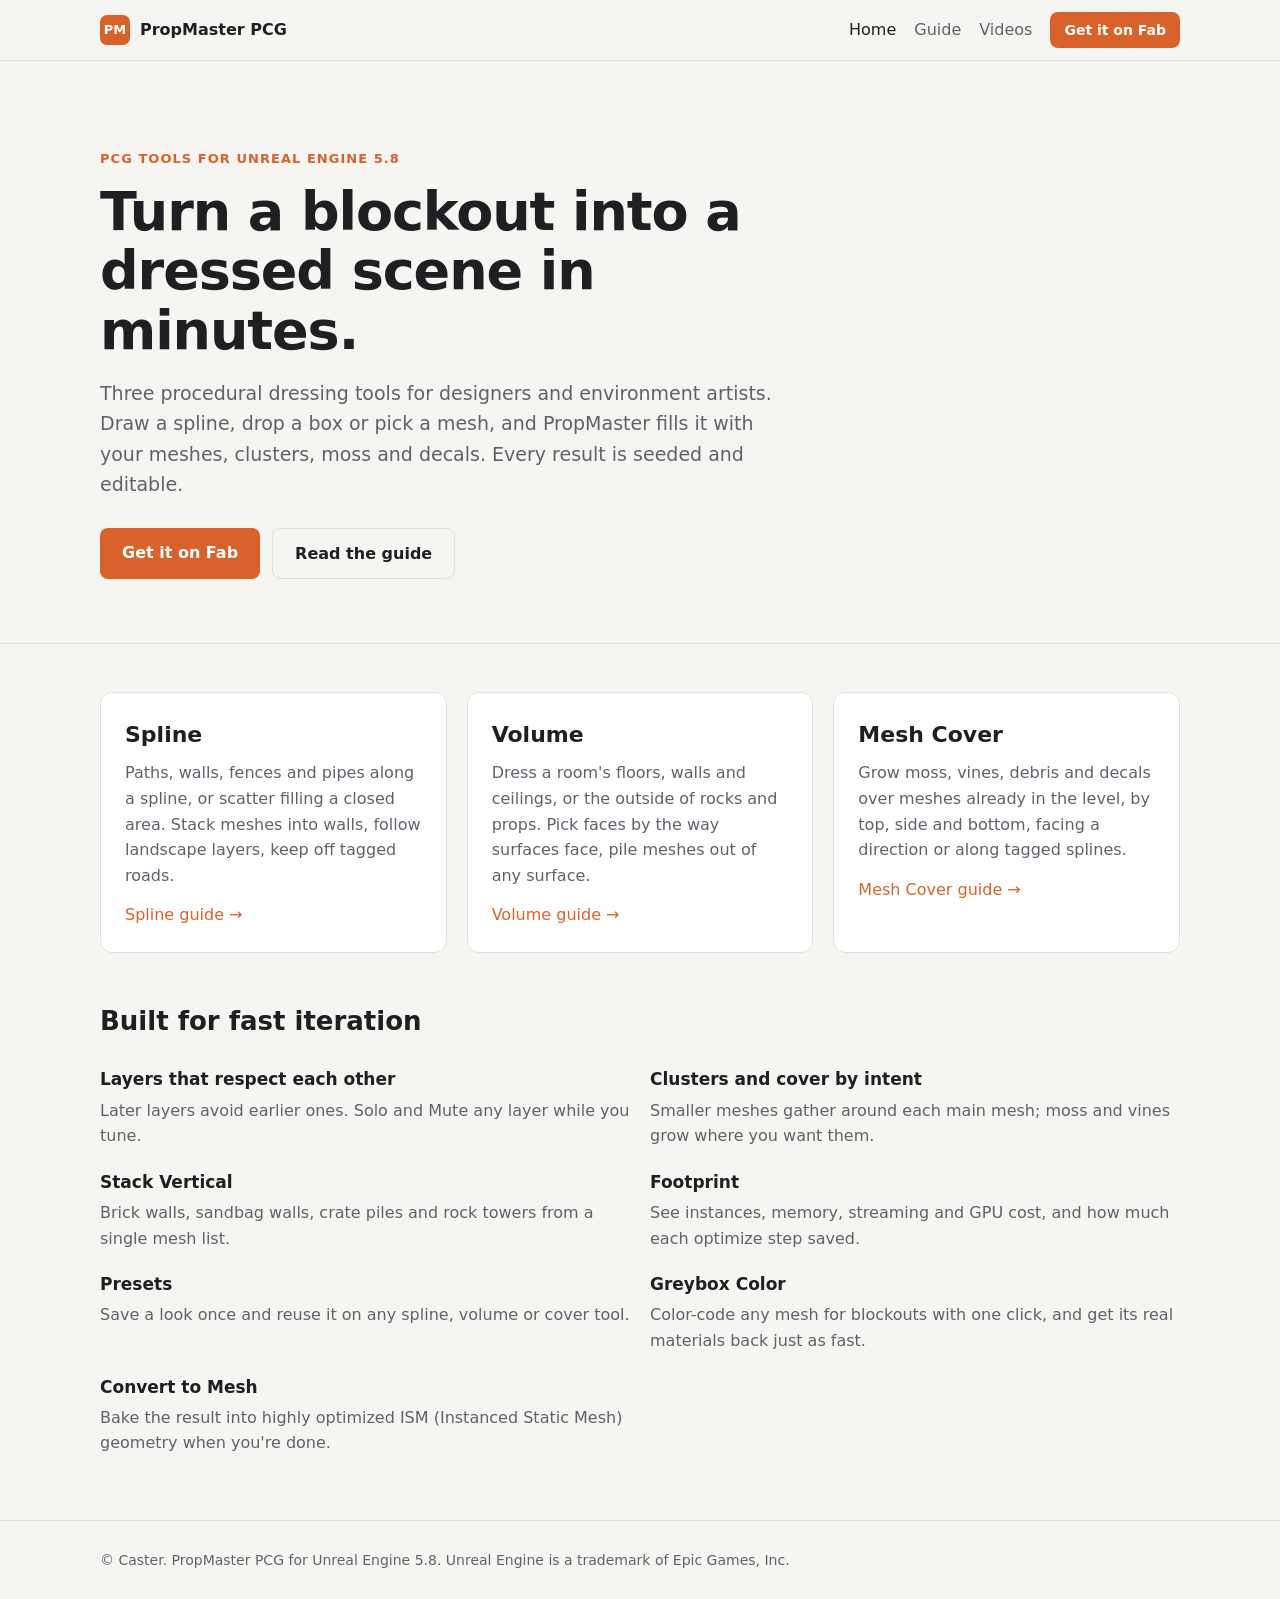
<file: docs/index.html>
<!doctype html>
<html lang="en">
<head>
<meta charset="utf-8">
<meta name="viewport" content="width=device-width, initial-scale=1">
<title>PropMaster PCG</title>
<meta name="description" content="PropMaster PCG: three procedural dressing tools for Unreal Engine 5.8.">
<link rel="stylesheet" href="style.css?v=5129d7da">
</head>
<body>
<header class="top">
  <div class="wrap top-inner">
    <a class="brand" href="index.html"><span class="mark">PM</span>PropMaster PCG</a>
    <nav><a href="index.html" class="active">Home</a><a href="guide.html">Guide</a><a href="videos.html">Videos</a><a class="btn small" href="#">Get it on Fab</a></nav>
  </div>
</header>
<section class="hero"><div class="wrap">
  <p class="eyebrow">PCG tools for Unreal Engine 5.8</p>
  <h1>Turn a blockout into a dressed scene in minutes.</h1>
  <p class="lead">Three procedural dressing tools for designers and environment artists. Draw a spline, drop a box or pick a mesh, and PropMaster fills it with your meshes, clusters, moss and decals. Every result is seeded and editable.</p>
  <div class="cta"><a class="btn" href="#">Get it on Fab</a><a class="btn ghost" href="guide.html">Read the guide</a></div>
</div></section>
<main class="wrap">
  <section class="grid three">
    <div class="card tool"><h2>Spline</h2><p>Paths, walls, fences and pipes along a spline, or scatter filling a closed area. Stack meshes into walls, follow landscape layers, keep off tagged roads.</p><a href="guide.html#spline-tool">Spline guide &rarr;</a></div>
    <div class="card tool"><h2>Volume</h2><p>Dress a room's floors, walls and ceilings, or the outside of rocks and props. Pick faces by the way surfaces face, pile meshes out of any surface.</p><a href="guide.html#volume-tool">Volume guide &rarr;</a></div>
    <div class="card tool"><h2>Mesh Cover</h2><p>Grow moss, vines, debris and decals over meshes already in the level, by top, side and bottom, facing a direction or along tagged splines.</p><a href="guide.html#mesh-cover-tool">Mesh Cover guide &rarr;</a></div>
  </section>
  <section class="features">
    <h2>Built for fast iteration</h2>
    <div class="grid two">
      <div><h3>Layers that respect each other</h3><p>Later layers avoid earlier ones. Solo and Mute any layer while you tune.</p></div>
      <div><h3>Clusters and cover by intent</h3><p>Smaller meshes gather around each main mesh; moss and vines grow where you want them.</p></div>
      <div><h3>Stack Vertical</h3><p>Brick walls, sandbag walls, crate piles and rock towers from a single mesh list.</p></div>
      <div><h3>Footprint</h3><p>See instances, memory, streaming and GPU cost, and how much each optimize step saved.</p></div>
      <div><h3>Presets</h3><p>Save a look once and reuse it on any spline, volume or cover tool.</p></div>
      <div><h3>Greybox Color</h3><p>Color-code any mesh for blockouts with one click, and get its real materials back just as fast.</p></div>
      <div><h3>Convert to Mesh</h3><p>Bake the result into highly optimized ISM (Instanced Static Mesh) geometry when you're done.</p></div>
    </div>
  </section>
</main>
<footer class="foot"><div class="wrap">&copy; Caster. PropMaster PCG for Unreal Engine 5.8. Unreal Engine is a trademark of Epic Games, Inc.</div></footer>
</body>
</html>
</file>
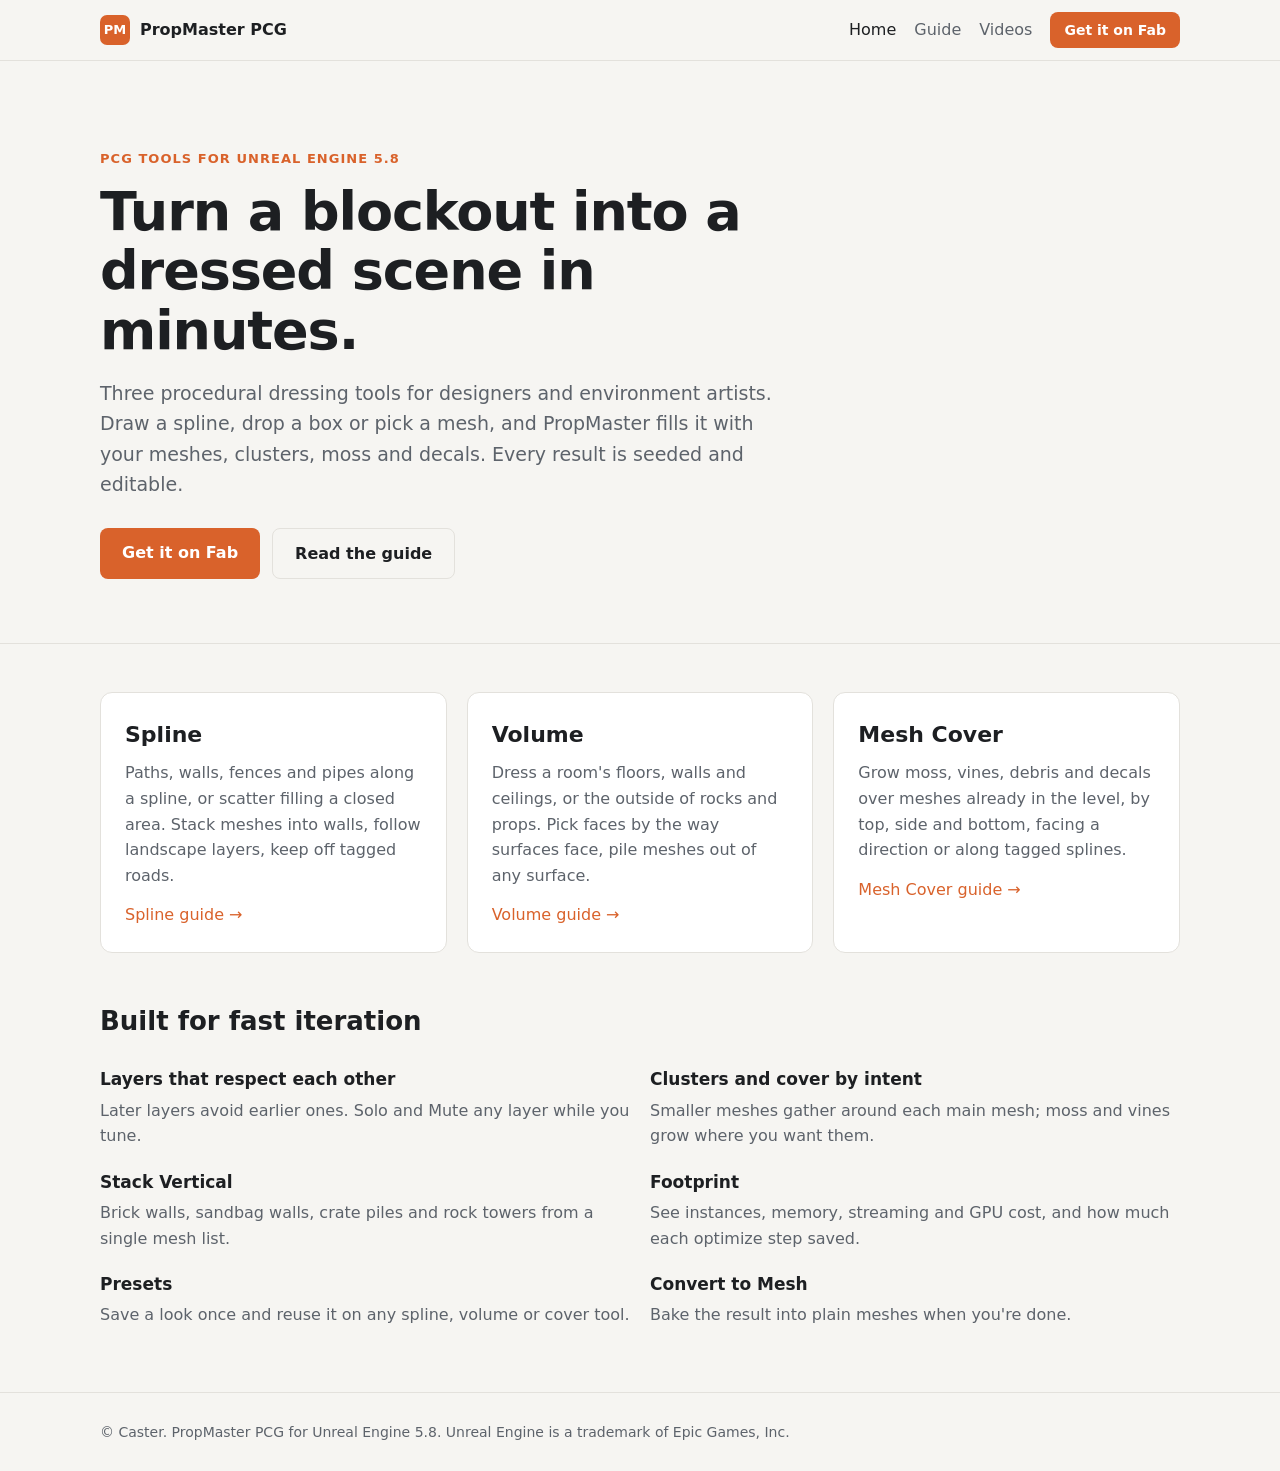
<file: site/index.html>
<!doctype html>
<html lang="en">
<head>
<meta charset="utf-8">
<meta name="viewport" content="width=device-width, initial-scale=1">
<title>PropMaster PCG</title>
<meta name="description" content="PropMaster PCG: three procedural dressing tools for Unreal Engine 5.8.">
<link rel="stylesheet" href="style.css">
</head>
<body>
<header class="top">
  <div class="wrap top-inner">
    <a class="brand" href="index.html"><span class="mark">PM</span>PropMaster PCG</a>
    <nav><a href="index.html" class="active">Home</a><a href="guide.html">Guide</a><a href="videos.html">Videos</a><a class="btn small" href="#">Get it on Fab</a></nav>
  </div>
</header>
<section class="hero"><div class="wrap">
  <p class="eyebrow">PCG tools for Unreal Engine 5.8</p>
  <h1>Turn a blockout into a dressed scene in minutes.</h1>
  <p class="lead">Three procedural dressing tools for designers and environment artists. Draw a spline, drop a box or pick a mesh, and PropMaster fills it with your meshes, clusters, moss and decals. Every result is seeded and editable.</p>
  <div class="cta"><a class="btn" href="#">Get it on Fab</a><a class="btn ghost" href="guide.html">Read the guide</a></div>
</div></section>
<main class="wrap">
  <section class="grid three">
    <div class="card tool"><h2>Spline</h2><p>Paths, walls, fences and pipes along a spline, or scatter filling a closed area. Stack meshes into walls, follow landscape layers, keep off tagged roads.</p><a href="guide.html#spline-tool">Spline guide &rarr;</a></div>
    <div class="card tool"><h2>Volume</h2><p>Dress a room's floors, walls and ceilings, or the outside of rocks and props. Pick faces by the way surfaces face, pile meshes out of any surface.</p><a href="guide.html#volume-tool">Volume guide &rarr;</a></div>
    <div class="card tool"><h2>Mesh Cover</h2><p>Grow moss, vines, debris and decals over meshes already in the level, by top, side and bottom, facing a direction or along tagged splines.</p><a href="guide.html#mesh-cover-tool">Mesh Cover guide &rarr;</a></div>
  </section>
  <section class="features">
    <h2>Built for fast iteration</h2>
    <div class="grid two">
      <div><h3>Layers that respect each other</h3><p>Later layers avoid earlier ones. Solo and Mute any layer while you tune.</p></div>
      <div><h3>Clusters and cover by intent</h3><p>Smaller meshes gather around each main mesh; moss and vines grow where you want them.</p></div>
      <div><h3>Stack Vertical</h3><p>Brick walls, sandbag walls, crate piles and rock towers from a single mesh list.</p></div>
      <div><h3>Footprint</h3><p>See instances, memory, streaming and GPU cost, and how much each optimize step saved.</p></div>
      <div><h3>Presets</h3><p>Save a look once and reuse it on any spline, volume or cover tool.</p></div>
      <div><h3>Convert to Mesh</h3><p>Bake the result into plain meshes when you're done.</p></div>
    </div>
  </section>
</main>
<footer class="foot"><div class="wrap">&copy; Caster. PropMaster PCG for Unreal Engine 5.8. Unreal Engine is a trademark of Epic Games, Inc.</div></footer>
</body>
</html>
</file>
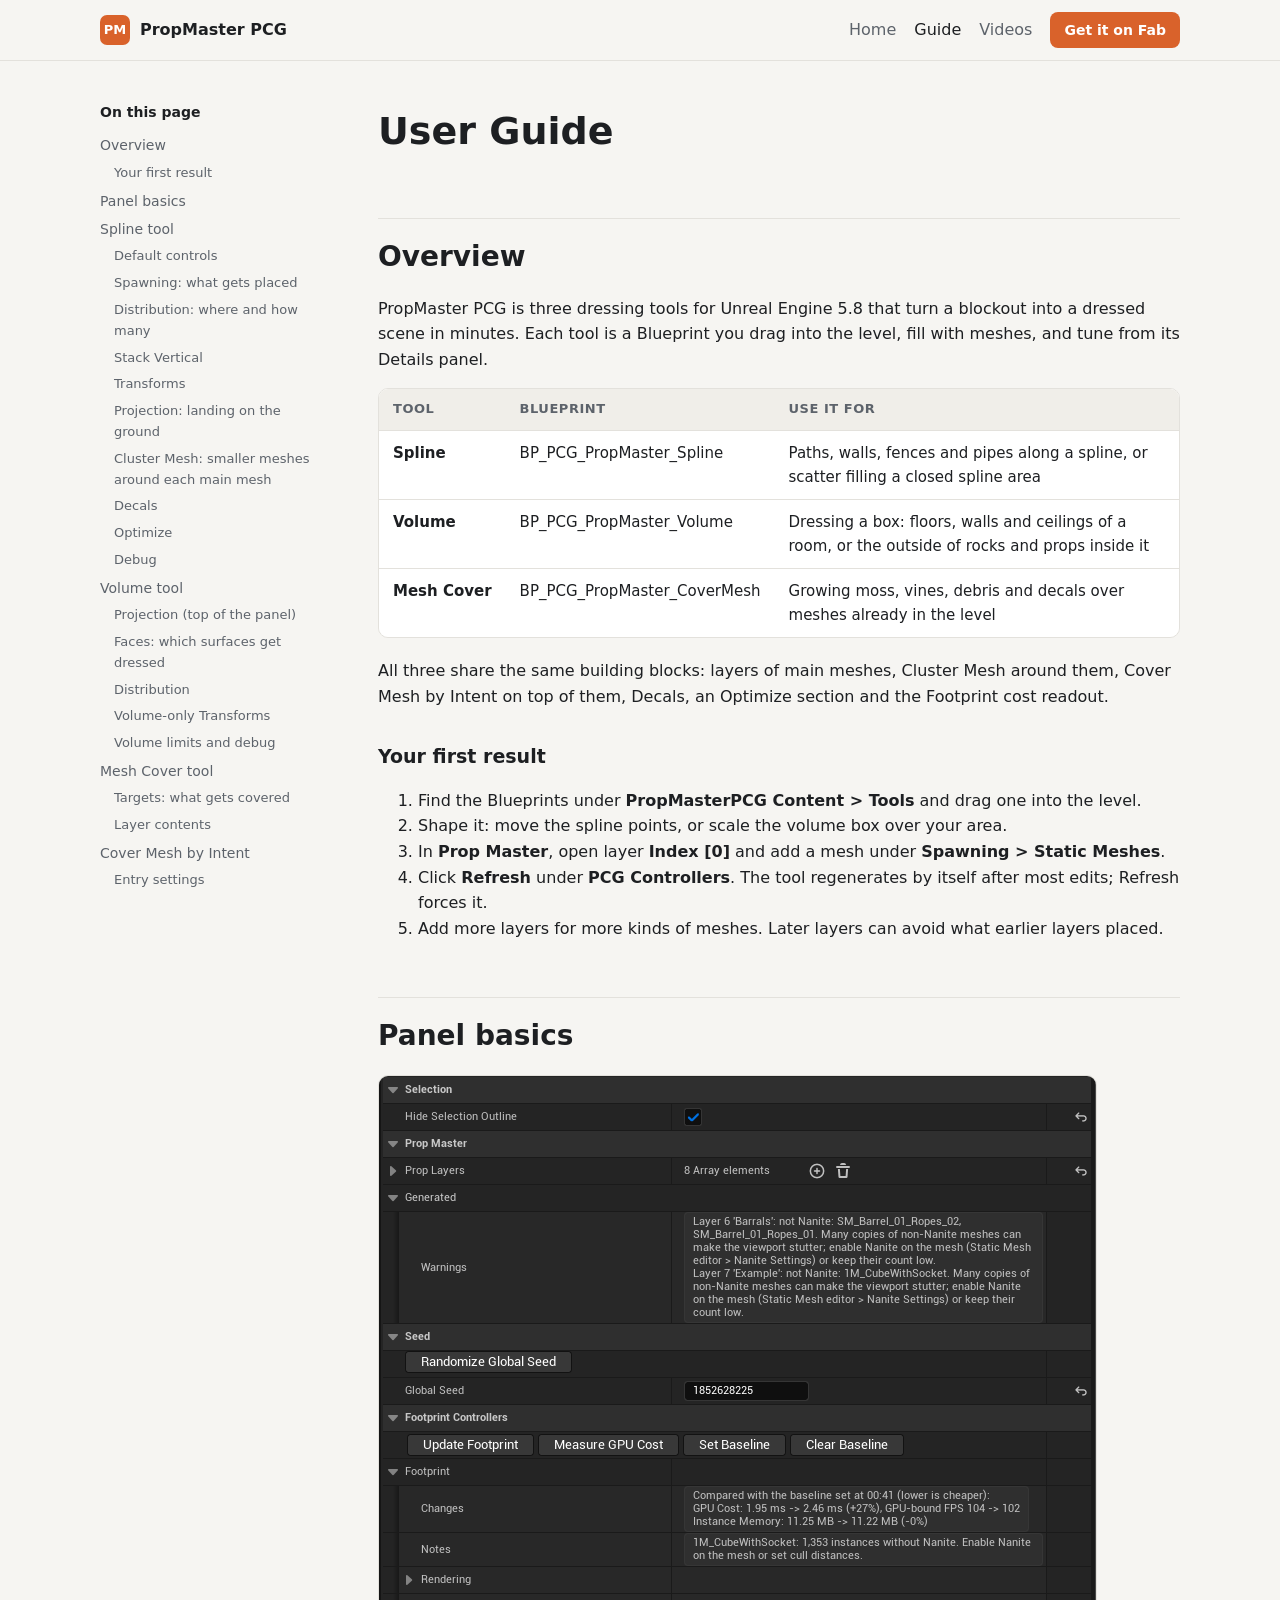
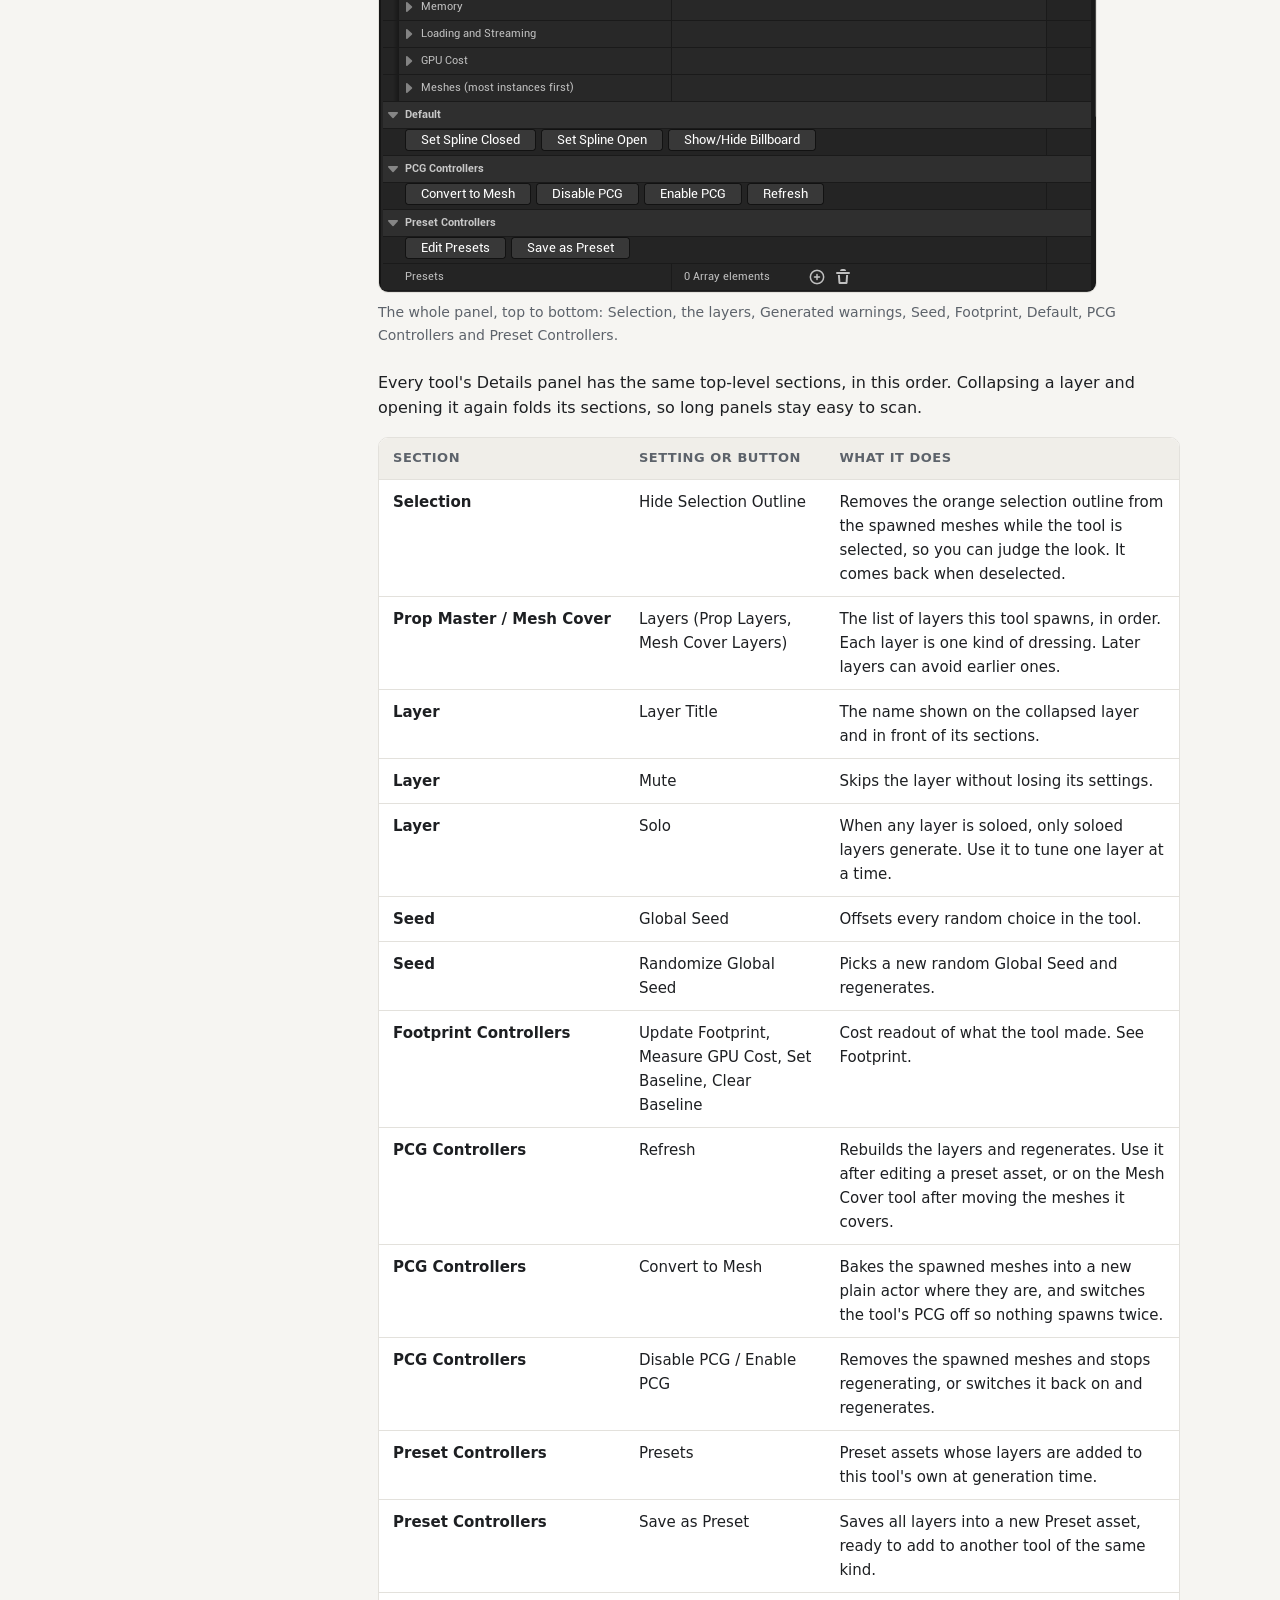
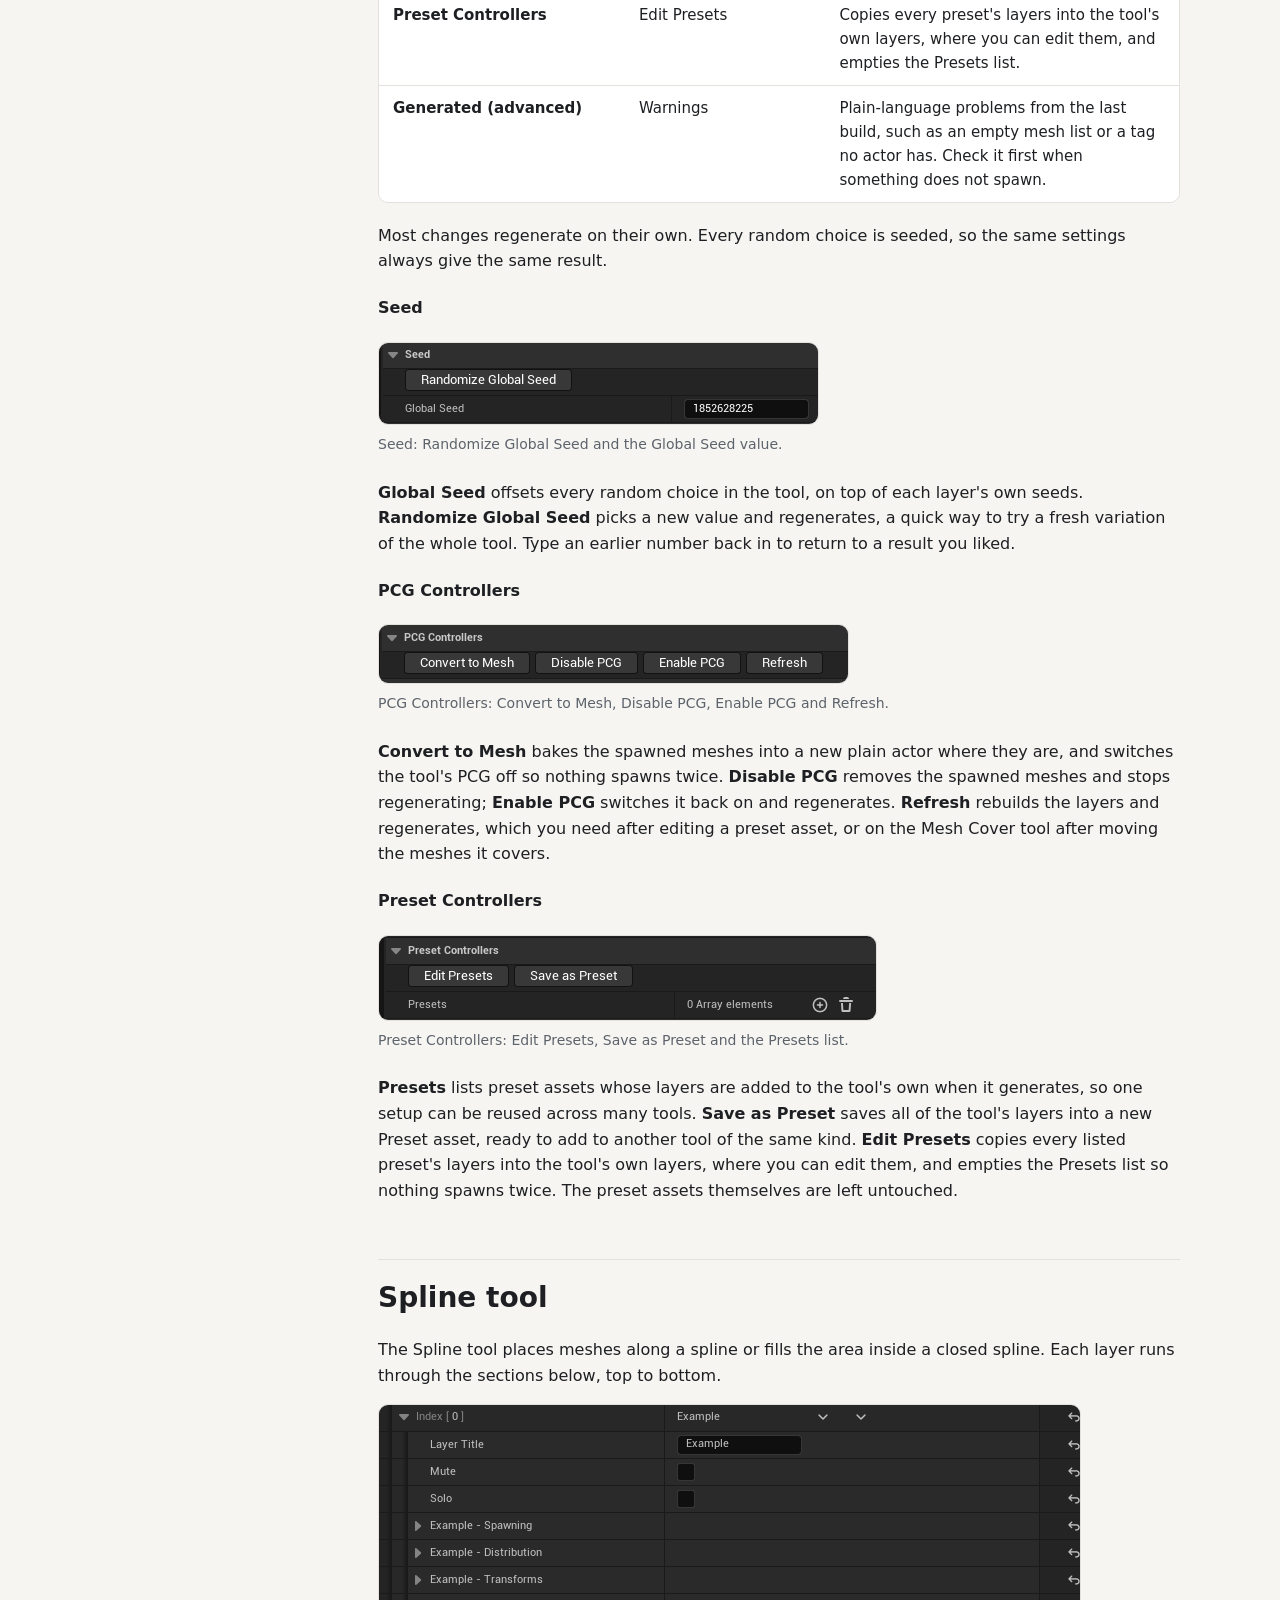
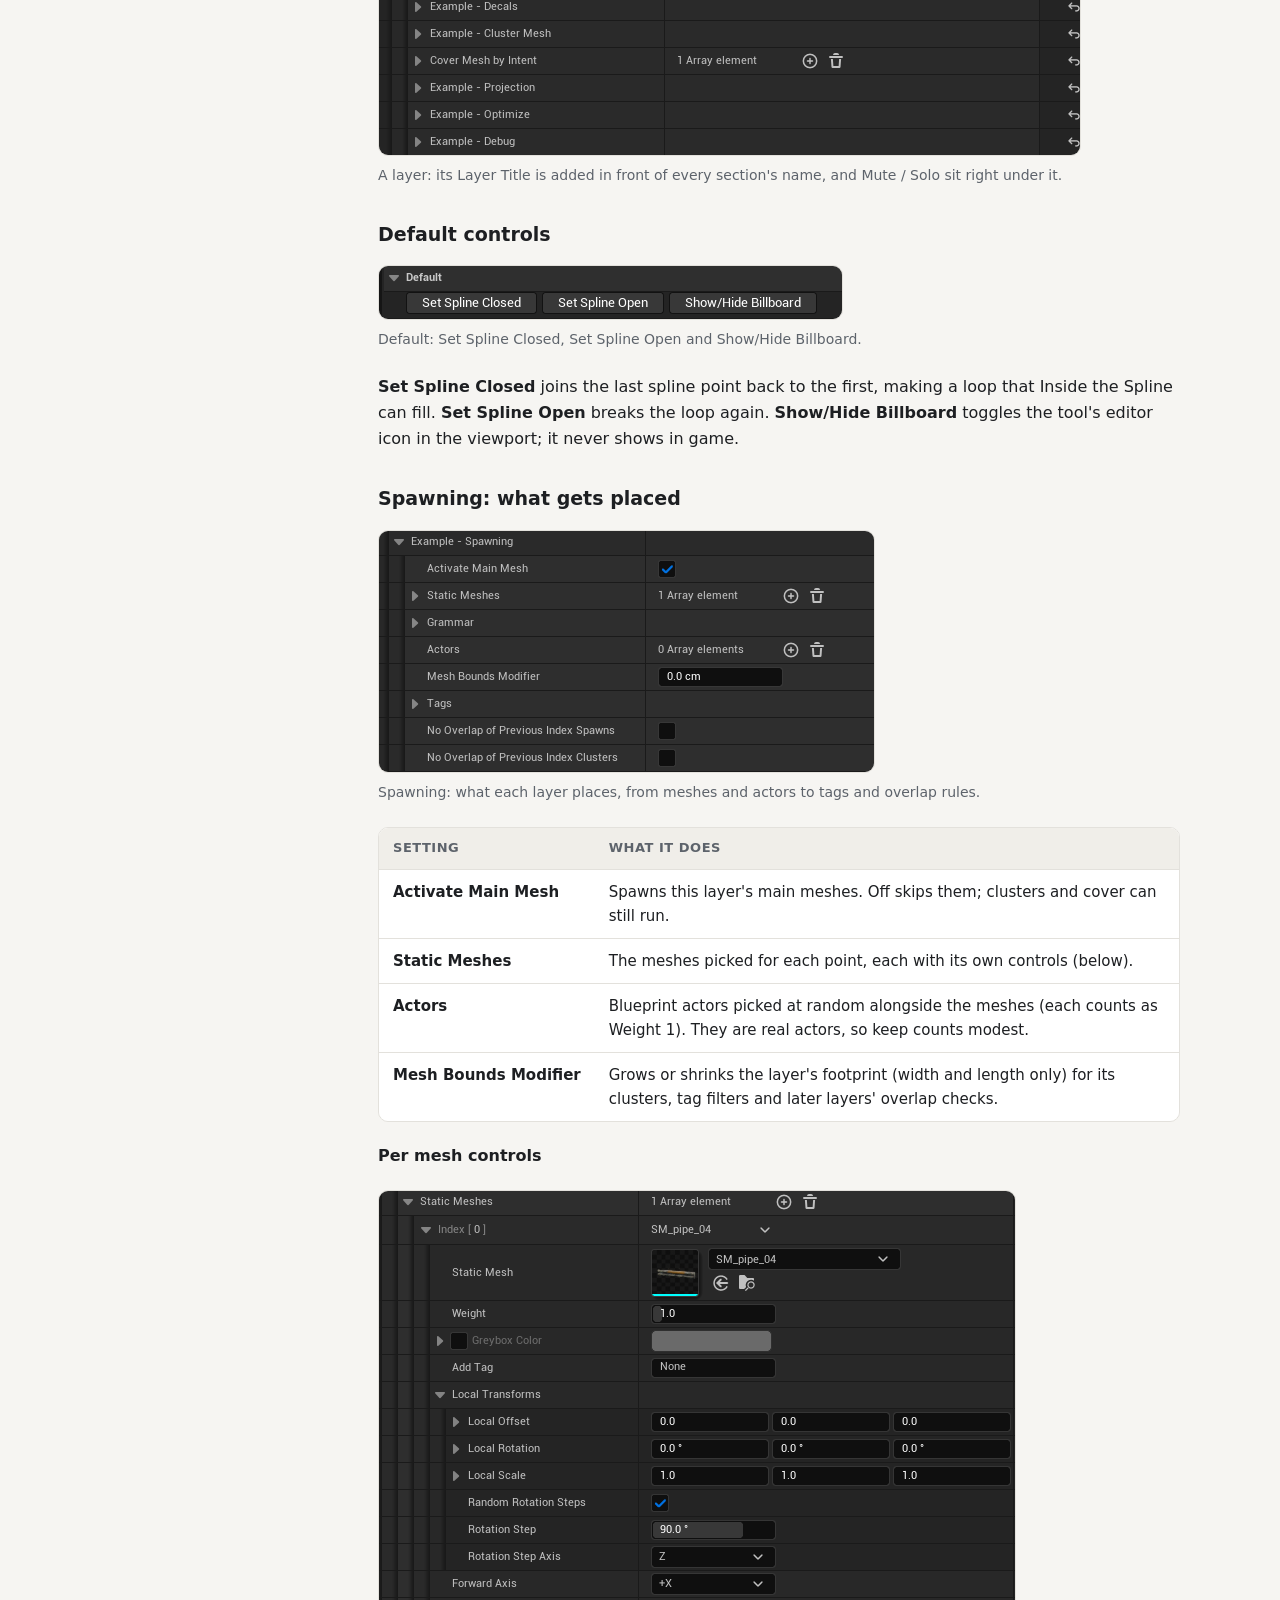
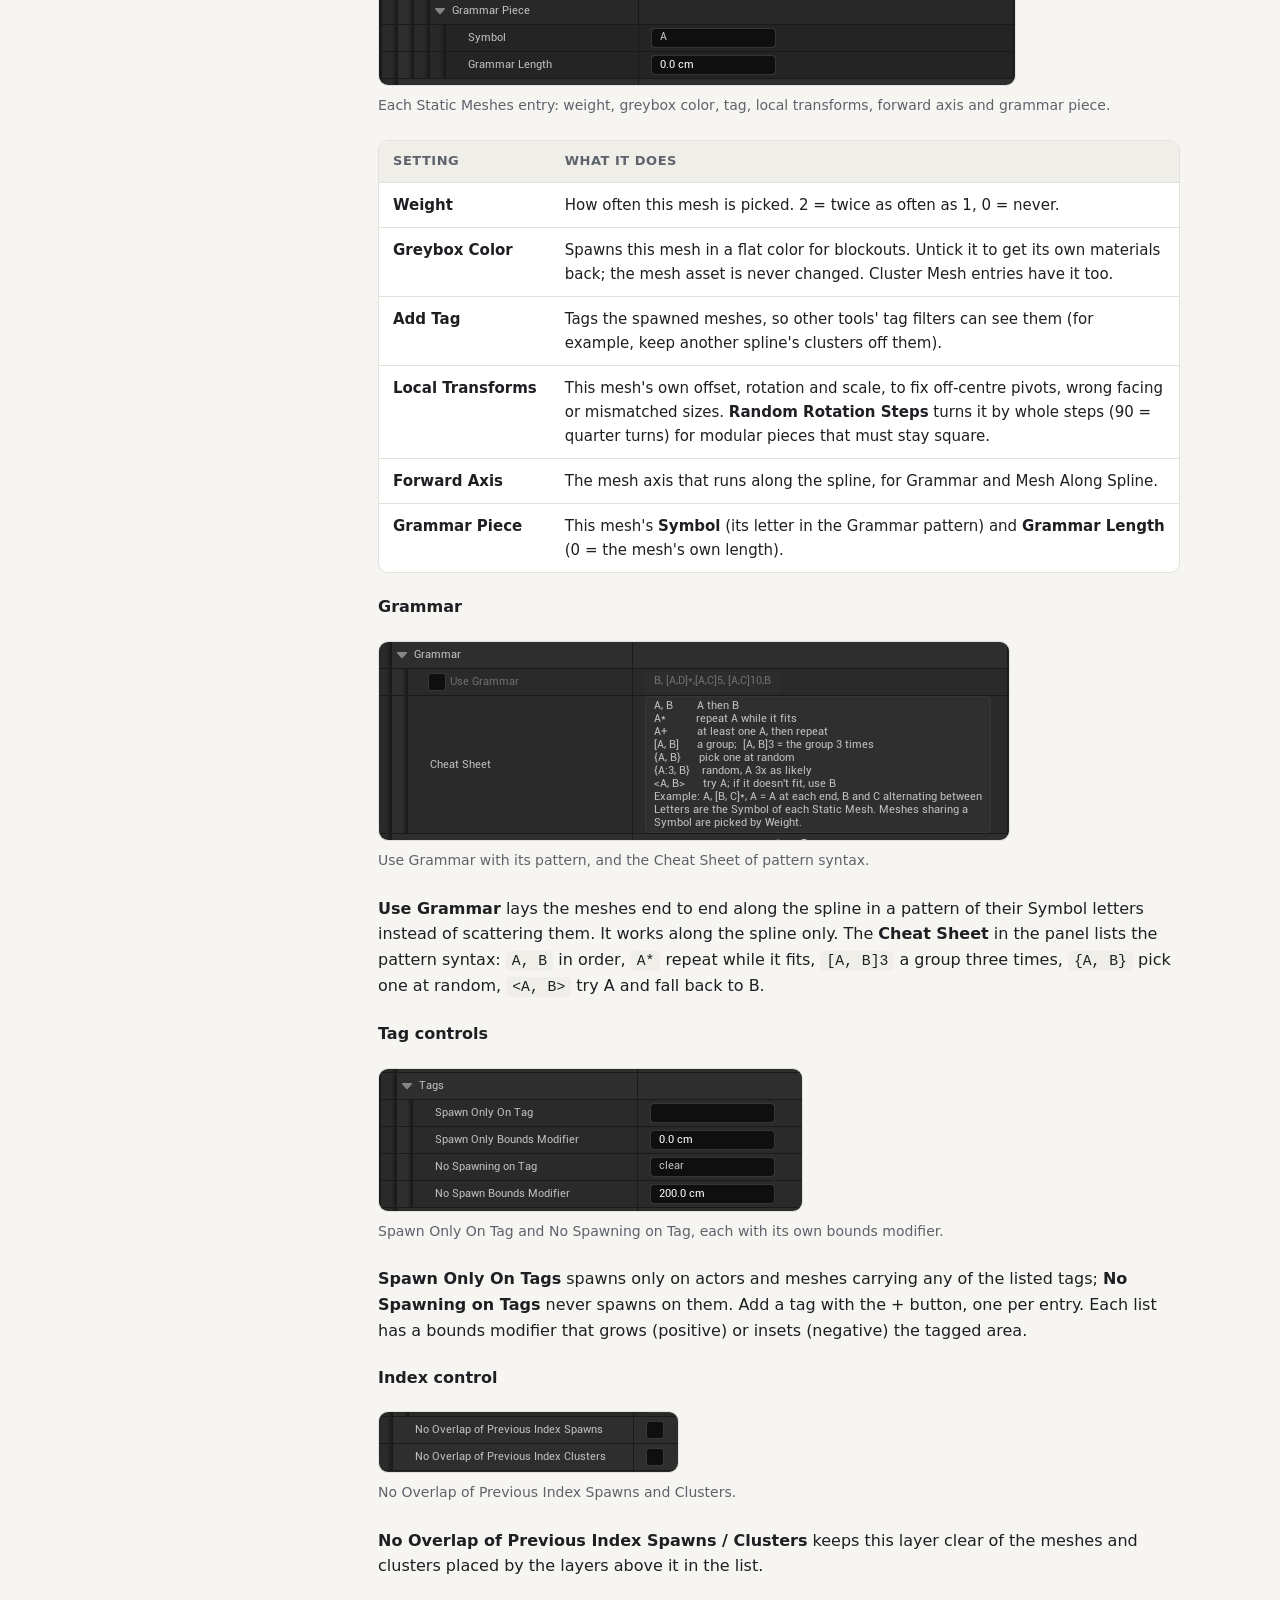
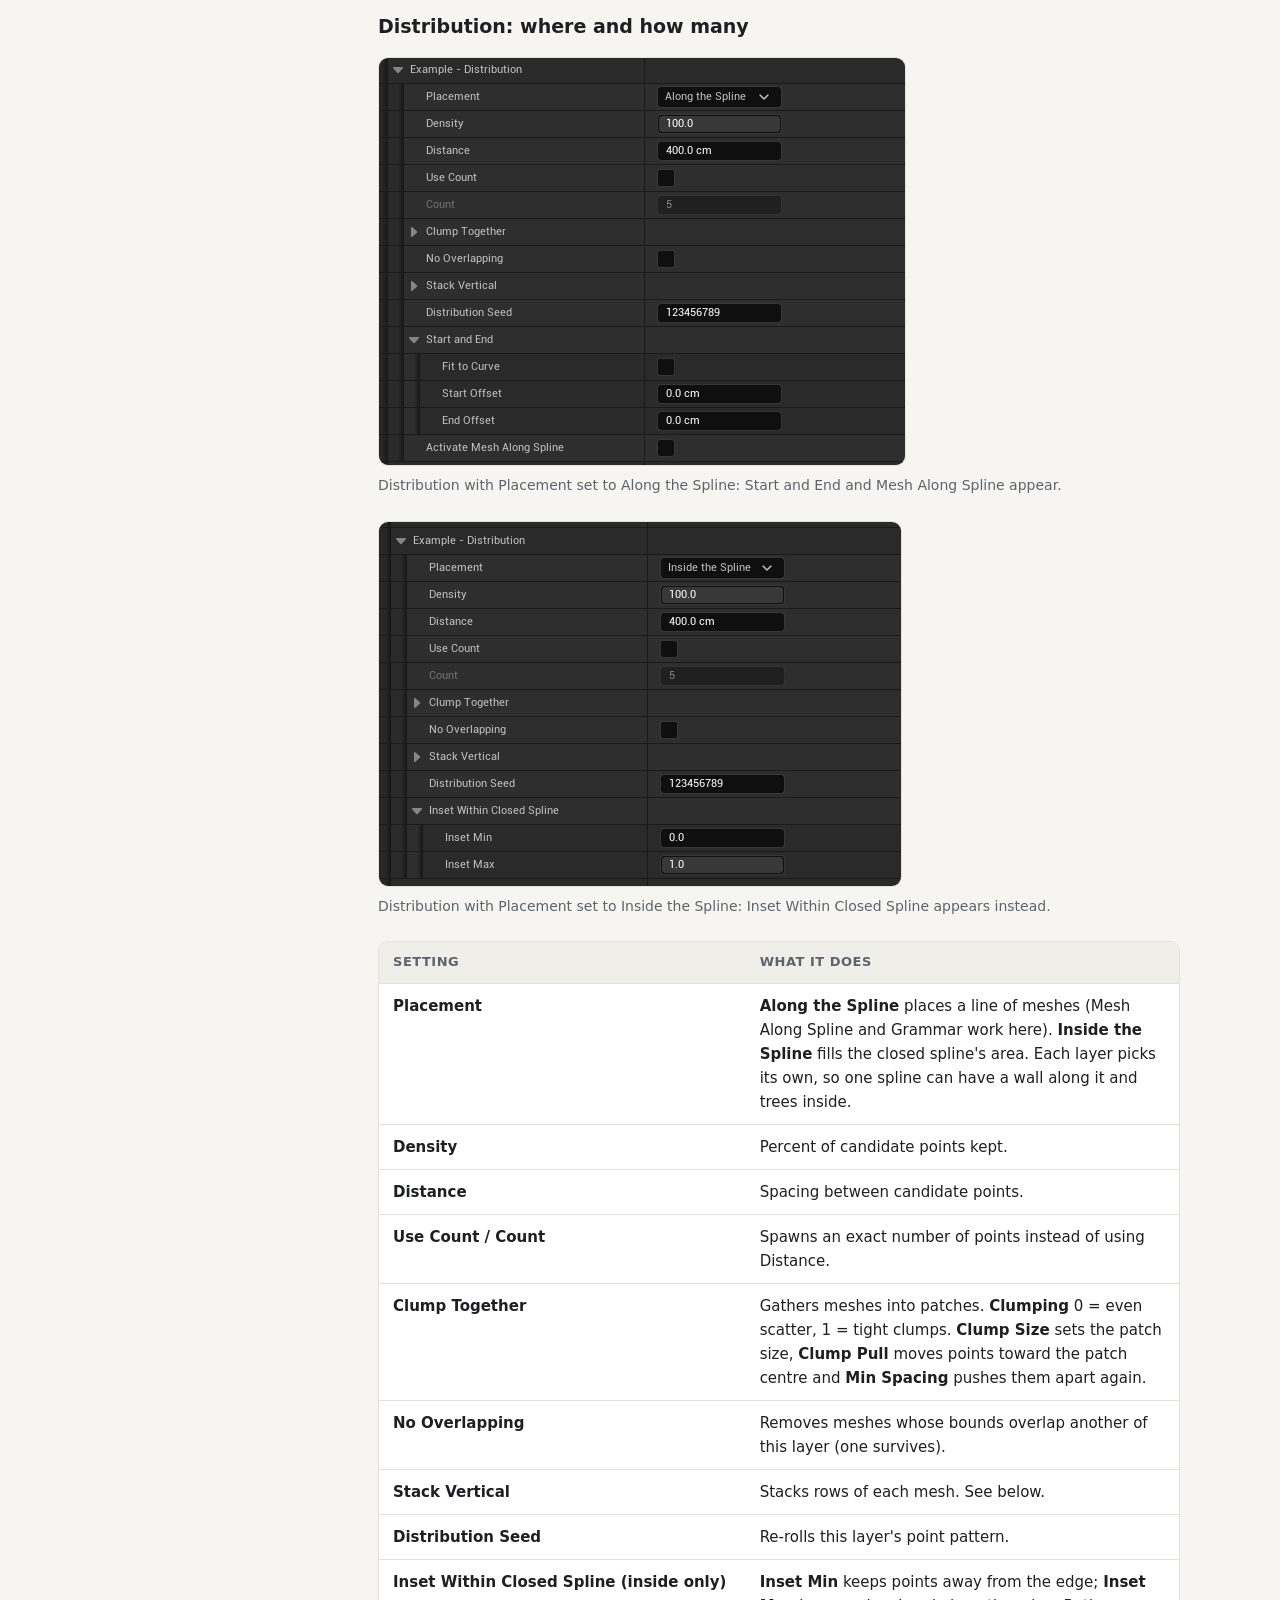
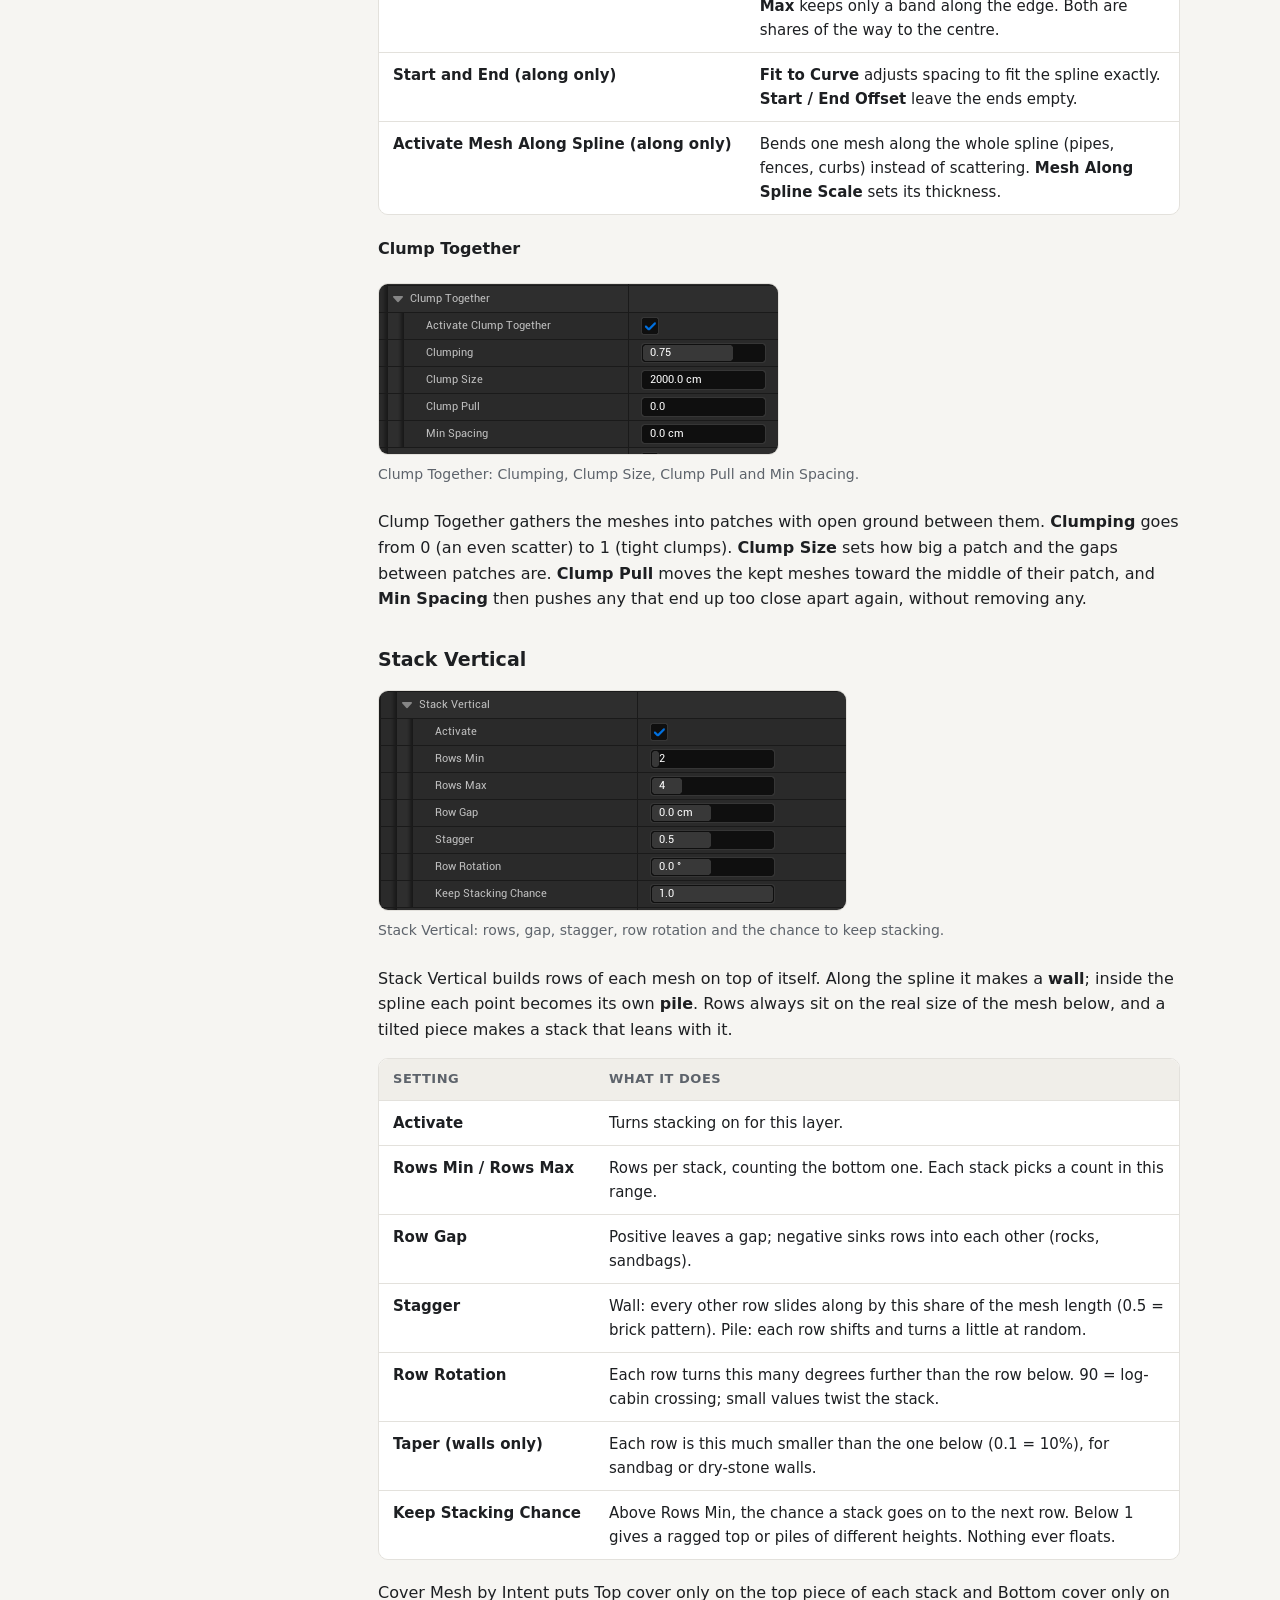
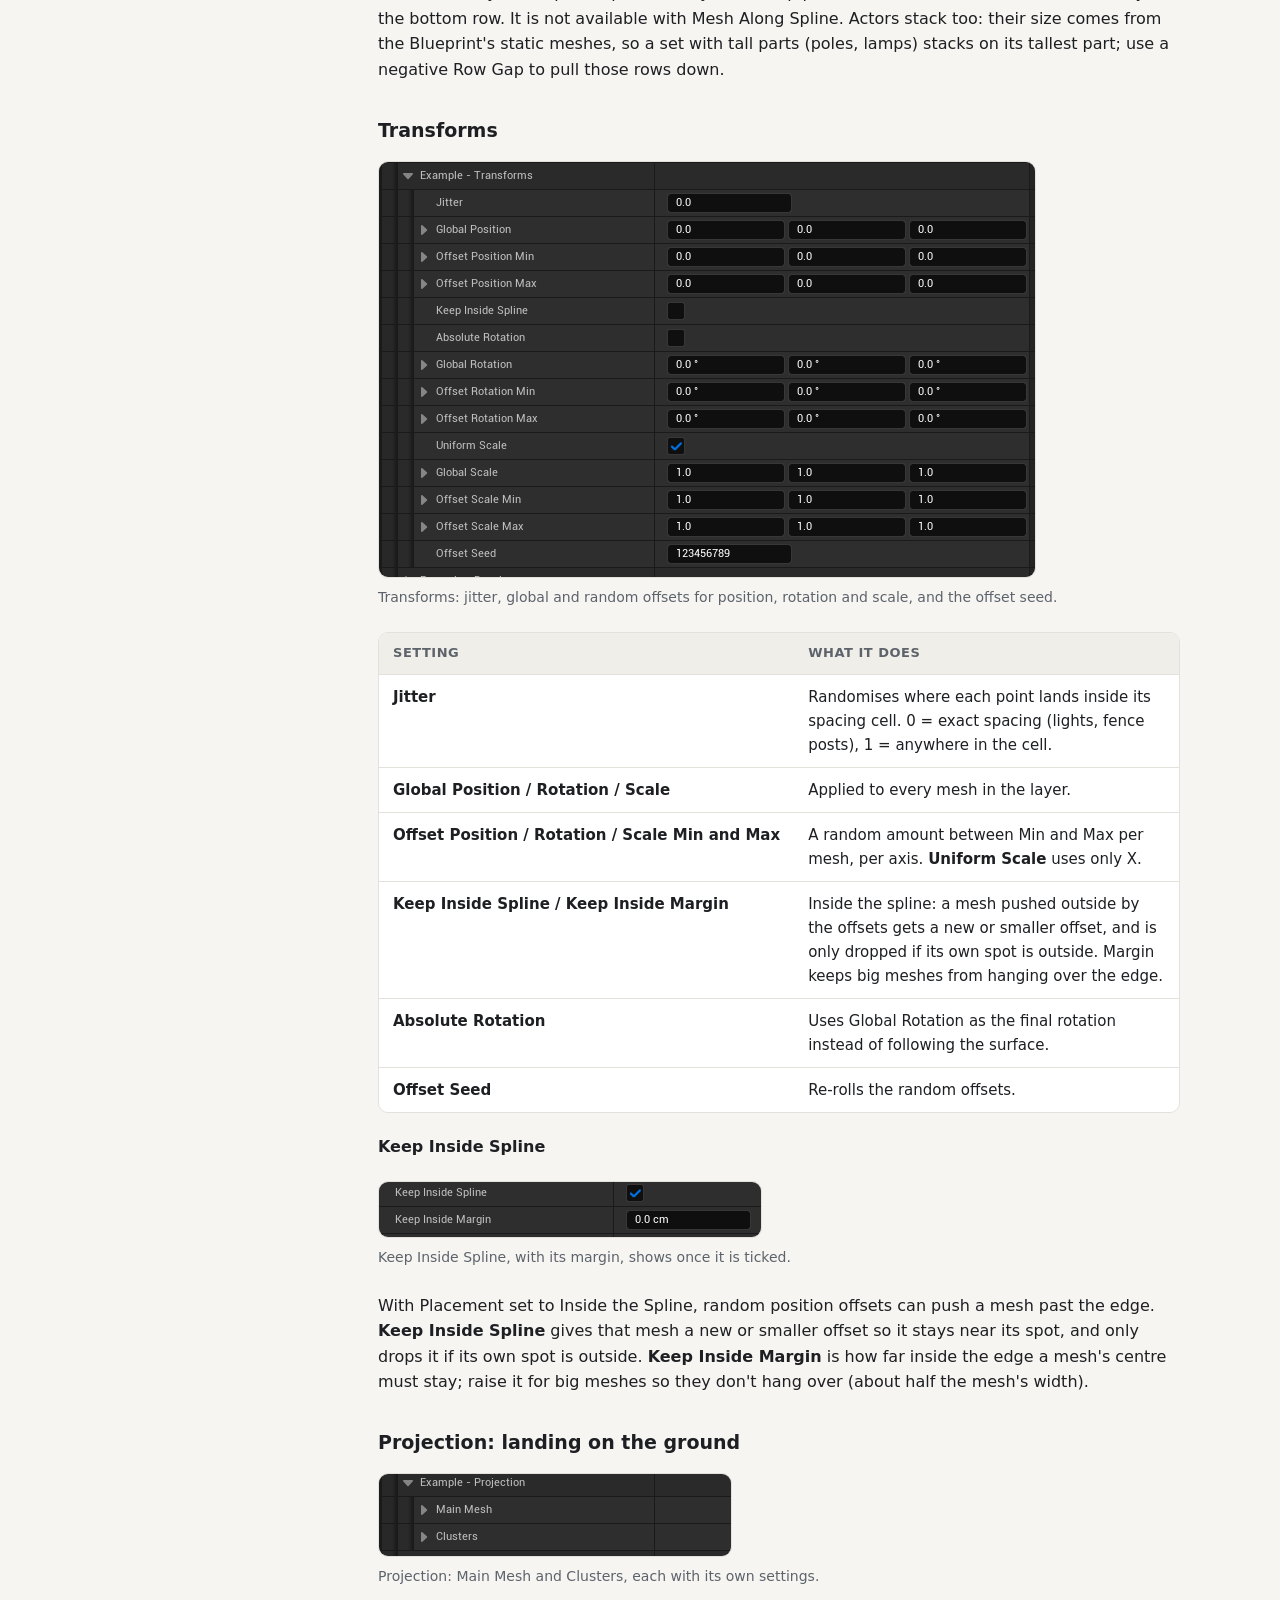
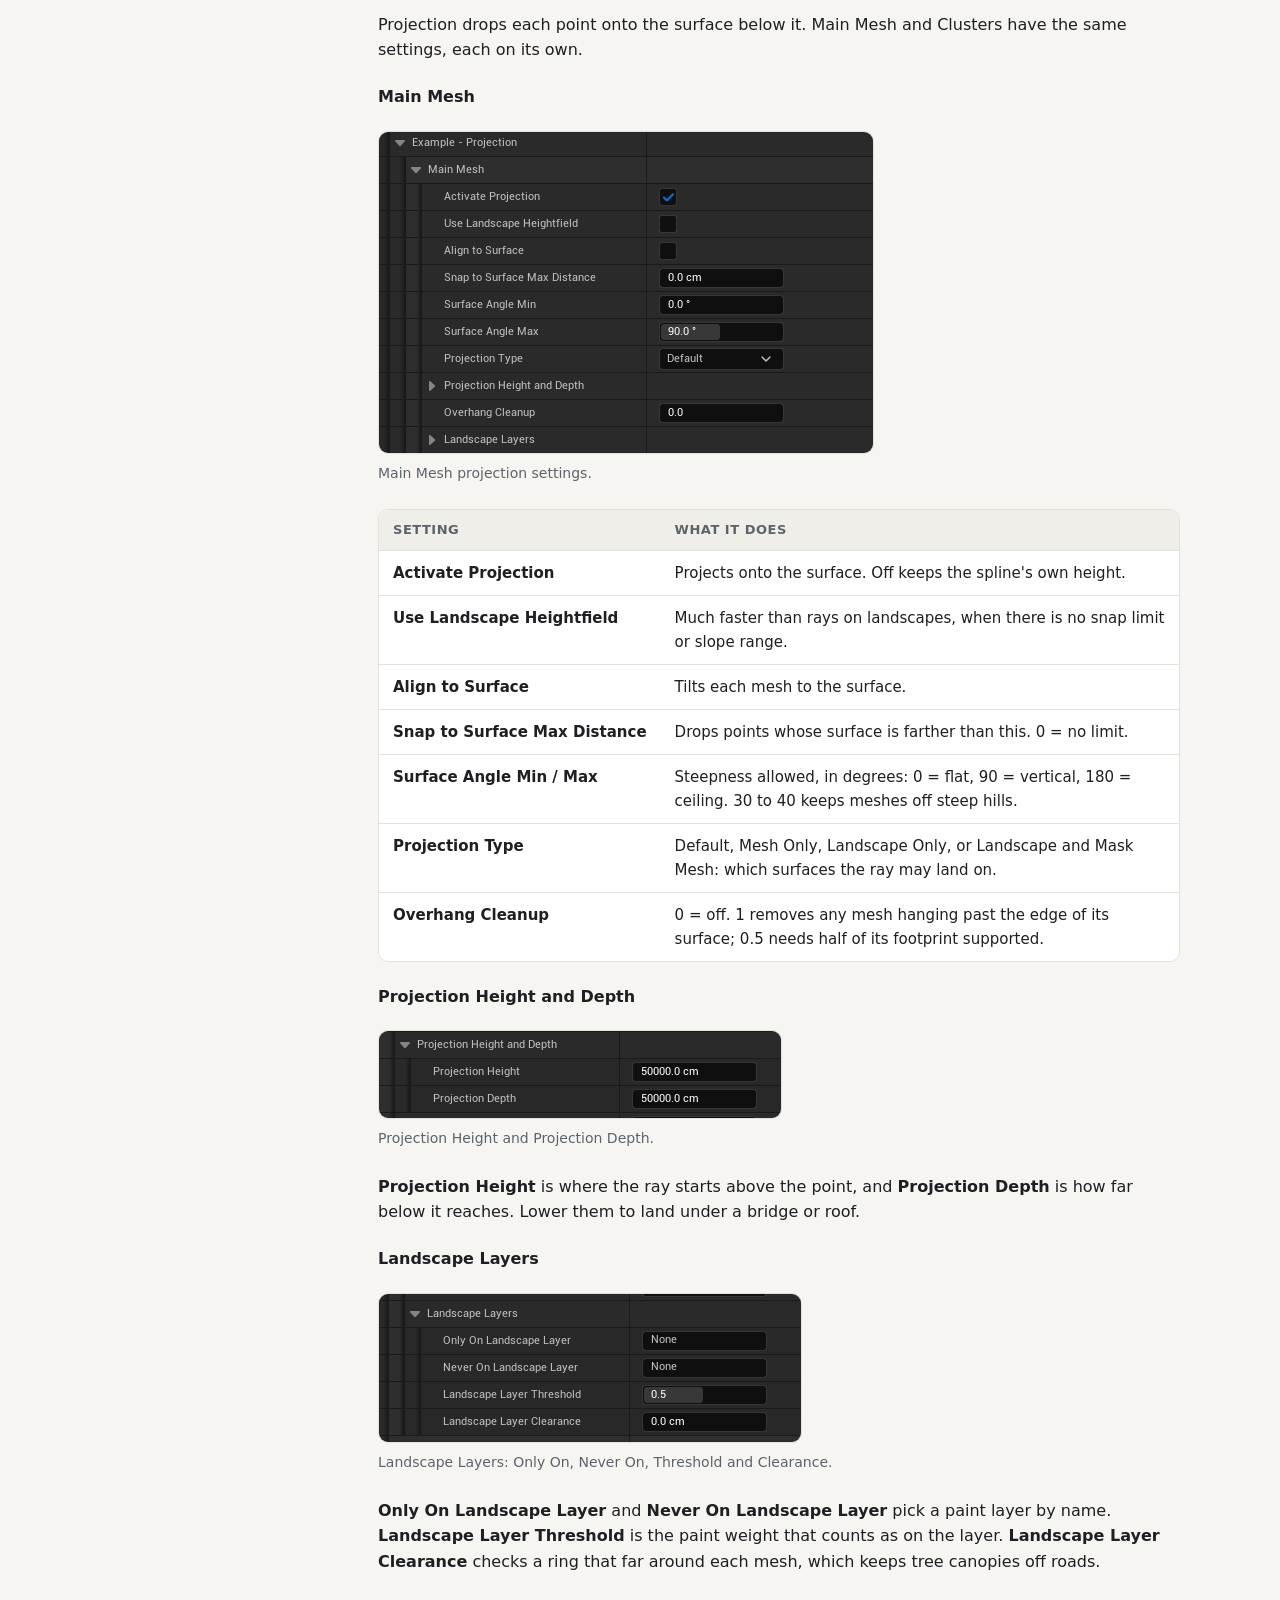
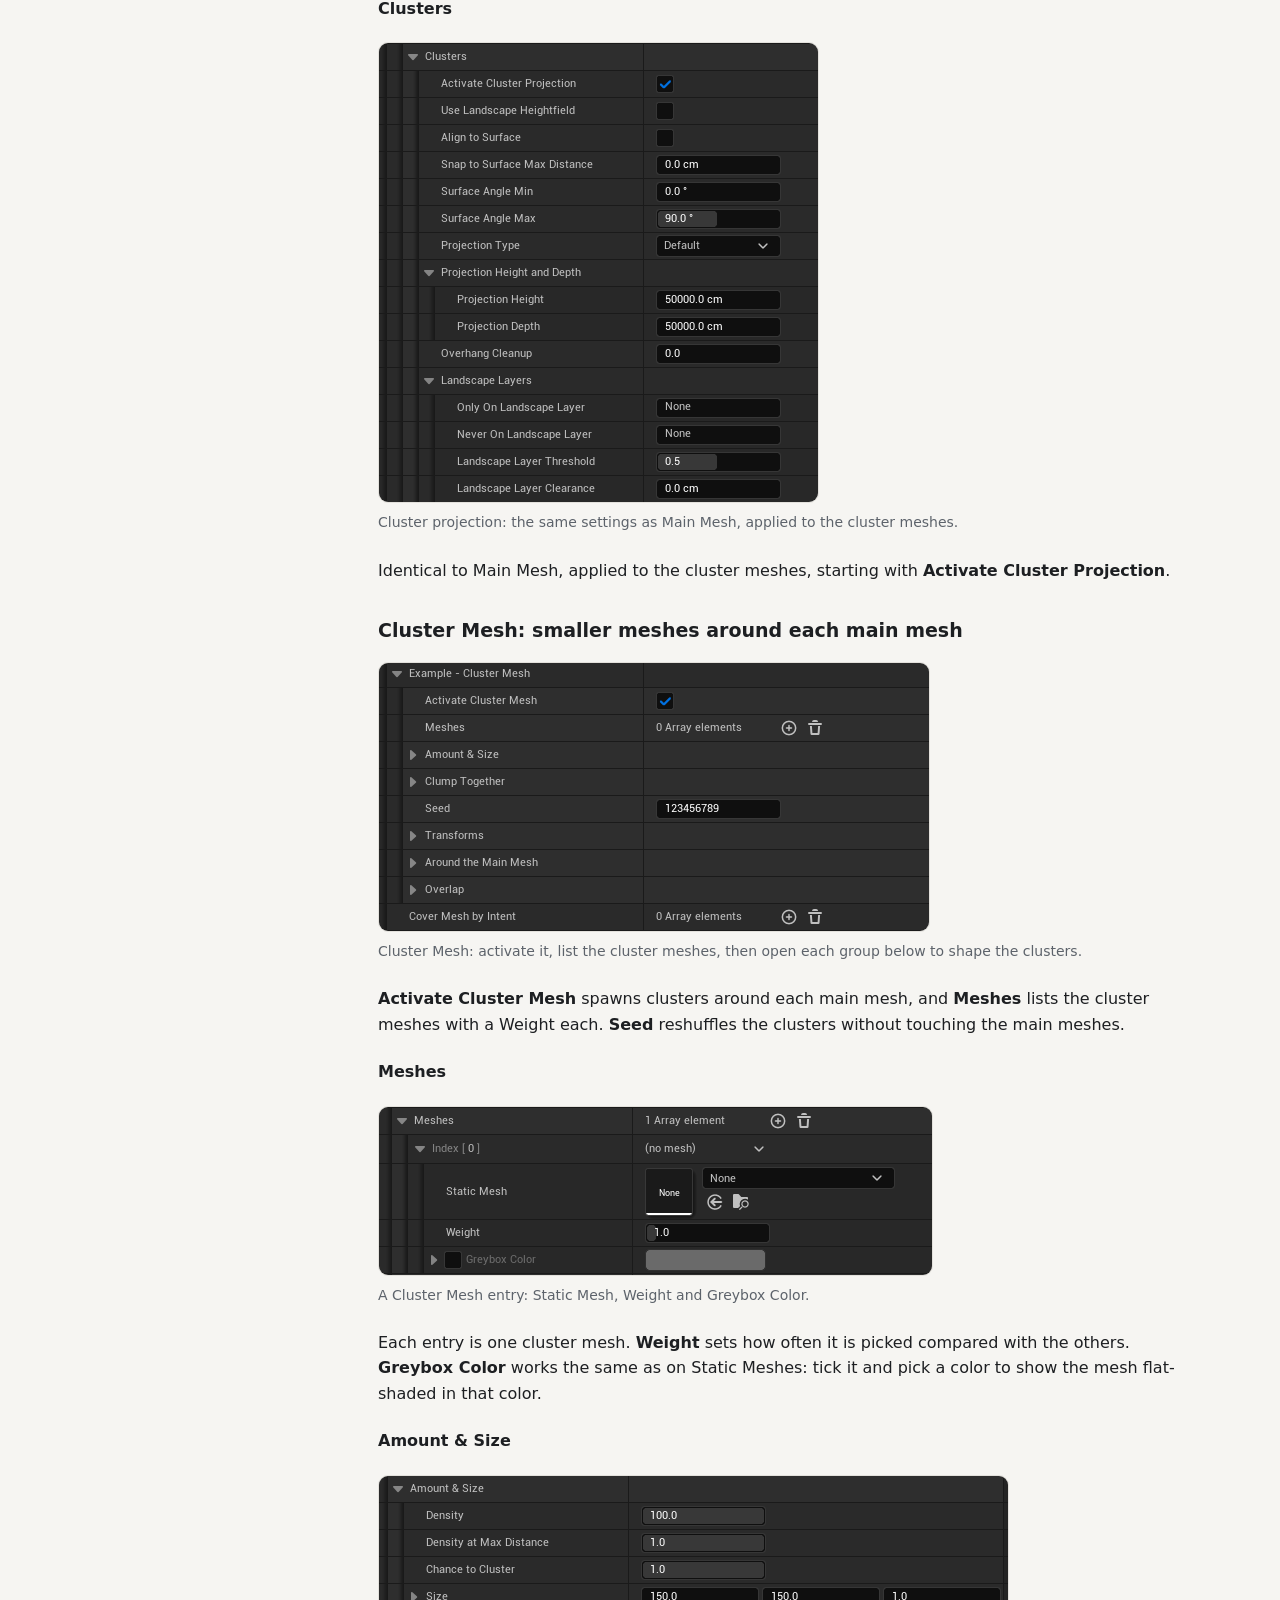
<file: docs/guide.html>
<!doctype html>
<html lang="en">
<head>
<meta charset="utf-8">
<meta name="viewport" content="width=device-width, initial-scale=1">
<title>User Guide | PropMaster PCG</title>
<meta name="description" content="Every PropMaster PCG tool and setting, explained.">
<link rel="stylesheet" href="style.css?v=5129d7da">
</head>
<body>
<header class="top">
  <div class="wrap top-inner">
    <a class="brand" href="index.html"><span class="mark">PM</span>PropMaster PCG</a>
    <nav><a href="index.html">Home</a><a href="guide.html" class="active">Guide</a><a href="videos.html">Videos</a><a class="btn small" href="#">Get it on Fab</a></nav>
  </div>
</header>
<main class="wrap guide">
  <aside class="toc"><div class="toc-inner"><div class="toc-title">On this page</div><a class="l2" href="#overview">Overview</a><a class="l3" href="#your-first-result">Your first result</a><a class="l2" href="#panel-basics">Panel basics</a><a class="l2" href="#spline-tool">Spline tool</a><a class="l3" href="#default-controls">Default controls</a><a class="l3" href="#spawning-what-gets-placed">Spawning: what gets placed</a><a class="l3" href="#distribution-where-and-how-many">Distribution: where and how many</a><a class="l3" href="#stack-vertical">Stack Vertical</a><a class="l3" href="#transforms">Transforms</a><a class="l3" href="#projection-landing-on-the-ground">Projection: landing on the ground</a><a class="l3" href="#cluster-mesh-smaller-meshes-around-each-main-mesh">Cluster Mesh: smaller meshes around each main mesh</a><a class="l3" href="#decals">Decals</a><a class="l3" href="#optimize">Optimize</a><a class="l3" href="#debug">Debug</a><a class="l2" href="#volume-tool">Volume tool</a><a class="l3" href="#projection-top-of-the-panel">Projection (top of the panel)</a><a class="l3" href="#faces-which-surfaces-get-dressed">Faces: which surfaces get dressed</a><a class="l3" href="#distribution">Distribution</a><a class="l3" href="#volume-only-transforms">Volume-only Transforms</a><a class="l3" href="#volume-limits-and-debug">Volume limits and debug</a><a class="l2" href="#mesh-cover-tool">Mesh Cover tool</a><a class="l3" href="#targets-what-gets-covered">Targets: what gets covered</a><a class="l3" href="#layer-contents">Layer contents</a><a class="l2" href="#cover-mesh-by-intent">Cover Mesh by Intent</a><a class="l3" href="#entry-settings">Entry settings</a><a class="l3" href="#top-side-and-bottom">Top, Side and Bottom</a><a class="l2" href="#footprint">Footprint</a><a class="l3" href="#buttons">Buttons</a><a class="l3" href="#the-numbers">The numbers</a><a class="l2" href="#tips-and-troubleshooting">Tips and troubleshooting</a><a class="l3" href="#keep-it-fast">Keep it fast</a><a class="l3" href="#when-something-looks-wrong">When something looks wrong</a></div></aside>
  <article class="doc"><h1>User Guide</h1><h2 id="overview">Overview</h2>
<p>PropMaster PCG is three dressing tools for Unreal Engine 5.8 that turn a blockout into a dressed scene in minutes. Each tool is a Blueprint you drag into the level, fill with meshes, and tune from its Details panel.</p>
<div class="table"><table><thead><tr><th>Tool</th><th>Blueprint</th><th>Use it for</th></tr></thead><tbody><tr><td>Spline</td><td>BP_PCG_PropMaster_Spline</td><td>Paths, walls, fences and pipes along a spline, or scatter filling a closed spline area</td></tr><tr><td>Volume</td><td>BP_PCG_PropMaster_Volume</td><td>Dressing a box: floors, walls and ceilings of a room, or the outside of rocks and props inside it</td></tr><tr><td>Mesh Cover</td><td>BP_PCG_PropMaster_CoverMesh</td><td>Growing moss, vines, debris and decals over meshes already in the level</td></tr></tbody></table></div>
<p>All three share the same building blocks: layers of main meshes, Cluster Mesh around them, Cover Mesh by Intent on top of them, Decals, an Optimize section and the Footprint cost readout.</p>
<h3 id="your-first-result">Your first result</h3>
<ol><li>Find the Blueprints under <strong>PropMasterPCG Content &gt; Tools</strong> and drag one into the level.</li><li>Shape it: move the spline points, or scale the volume box over your area.</li><li>In <strong>Prop Master</strong>, open layer <strong>Index [0]</strong> and add a mesh under <strong>Spawning &gt; Static Meshes</strong>.</li><li>Click <strong>Refresh</strong> under <strong>PCG Controllers</strong>. The tool regenerates by itself after most edits; Refresh forces it.</li><li>Add more layers for more kinds of meshes. Later layers can avoid what earlier layers placed.</li></ol>
<h2 id="panel-basics">Panel basics</h2>
<figure><img src="images/panel-overview.png" alt="The whole panel, top to bottom: Selection, the layers, Generated warnings, Seed, Footprint, Default, PCG Controllers and Preset Controllers." loading="lazy"><figcaption>The whole panel, top to bottom: Selection, the layers, Generated warnings, Seed, Footprint, Default, PCG Controllers and Preset Controllers.</figcaption></figure>
<p>Every tool's Details panel has the same top-level sections, in this order. Collapsing a layer and opening it again folds its sections, so long panels stay easy to scan.</p>
<div class="table"><table><thead><tr><th>Section</th><th>Setting or button</th><th>What it does</th></tr></thead><tbody><tr><td>Selection</td><td>Hide Selection Outline</td><td>Removes the orange selection outline from the spawned meshes while the tool is selected, so you can judge the look. It comes back when deselected.</td></tr><tr><td>Prop Master / Mesh Cover</td><td>Layers (Prop Layers, Mesh Cover Layers)</td><td>The list of layers this tool spawns, in order. Each layer is one kind of dressing. Later layers can avoid earlier ones.</td></tr><tr><td>Layer</td><td>Layer Title</td><td>The name shown on the collapsed layer and in front of its sections.</td></tr><tr><td>Layer</td><td>Mute</td><td>Skips the layer without losing its settings.</td></tr><tr><td>Layer</td><td>Solo</td><td>When any layer is soloed, only soloed layers generate. Use it to tune one layer at a time.</td></tr><tr><td>Seed</td><td>Global Seed</td><td>Offsets every random choice in the tool.</td></tr><tr><td>Seed</td><td>Randomize Global Seed</td><td>Picks a new random Global Seed and regenerates.</td></tr><tr><td>Footprint Controllers</td><td>Update Footprint, Measure GPU Cost, Set Baseline, Clear Baseline</td><td>Cost readout of what the tool made. See Footprint.</td></tr><tr><td>PCG Controllers</td><td>Refresh</td><td>Rebuilds the layers and regenerates. Use it after editing a preset asset, or on the Mesh Cover tool after moving the meshes it covers.</td></tr><tr><td>PCG Controllers</td><td>Convert to Mesh</td><td>Bakes the spawned meshes into a new plain actor where they are, and switches the tool's PCG off so nothing spawns twice.</td></tr><tr><td>PCG Controllers</td><td>Disable PCG / Enable PCG</td><td>Removes the spawned meshes and stops regenerating, or switches it back on and regenerates.</td></tr><tr><td>Preset Controllers</td><td>Presets</td><td>Preset assets whose layers are added to this tool's own at generation time.</td></tr><tr><td>Preset Controllers</td><td>Save as Preset</td><td>Saves all layers into a new Preset asset, ready to add to another tool of the same kind.</td></tr><tr><td>Preset Controllers</td><td>Edit Presets</td><td>Copies every preset's layers into the tool's own layers, where you can edit them, and empties the Presets list.</td></tr><tr><td>Generated (advanced)</td><td>Warnings</td><td>Plain-language problems from the last build, such as an empty mesh list or a tag no actor has. Check it first when something does not spawn.</td></tr></tbody></table></div>
<p>Most changes regenerate on their own. Every random choice is seeded, so the same settings always give the same result.</p>
<h4 id="seed">Seed</h4>
<figure><img src="images/seed.png" alt="Seed: Randomize Global Seed and the Global Seed value." loading="lazy"><figcaption>Seed: Randomize Global Seed and the Global Seed value.</figcaption></figure>
<p><strong>Global Seed</strong> offsets every random choice in the tool, on top of each layer's own seeds. <strong>Randomize Global Seed</strong> picks a new value and regenerates, a quick way to try a fresh variation of the whole tool. Type an earlier number back in to return to a result you liked.</p>
<h4 id="pcg-controllers">PCG Controllers</h4>
<figure><img src="images/pcg-controllers.png" alt="PCG Controllers: Convert to Mesh, Disable PCG, Enable PCG and Refresh." loading="lazy"><figcaption>PCG Controllers: Convert to Mesh, Disable PCG, Enable PCG and Refresh.</figcaption></figure>
<p><strong>Convert to Mesh</strong> bakes the spawned meshes into a new plain actor where they are, and switches the tool's PCG off so nothing spawns twice. <strong>Disable PCG</strong> removes the spawned meshes and stops regenerating; <strong>Enable PCG</strong> switches it back on and regenerates. <strong>Refresh</strong> rebuilds the layers and regenerates, which you need after editing a preset asset, or on the Mesh Cover tool after moving the meshes it covers.</p>
<h4 id="preset-controllers">Preset Controllers</h4>
<figure><img src="images/preset-controllers.png" alt="Preset Controllers: Edit Presets, Save as Preset and the Presets list." loading="lazy"><figcaption>Preset Controllers: Edit Presets, Save as Preset and the Presets list.</figcaption></figure>
<p><strong>Presets</strong> lists preset assets whose layers are added to the tool's own when it generates, so one setup can be reused across many tools. <strong>Save as Preset</strong> saves all of the tool's layers into a new Preset asset, ready to add to another tool of the same kind. <strong>Edit Presets</strong> copies every listed preset's layers into the tool's own layers, where you can edit them, and empties the Presets list so nothing spawns twice. The preset assets themselves are left untouched.</p>
<h2 id="spline-tool">Spline tool</h2>
<p>The Spline tool places meshes along a spline or fills the area inside a closed spline. Each layer runs through the sections below, top to bottom.</p>
<figure><img src="images/layer-title-mute-solo.png" alt="A layer: its Layer Title is added in front of every section&#x27;s name, and Mute / Solo sit right under it." loading="lazy"><figcaption>A layer: its Layer Title is added in front of every section's name, and Mute / Solo sit right under it.</figcaption></figure>
<h3 id="default-controls">Default controls</h3>
<figure><img src="images/spline-default.png" alt="Default: Set Spline Closed, Set Spline Open and Show/Hide Billboard." loading="lazy"><figcaption>Default: Set Spline Closed, Set Spline Open and Show/Hide Billboard.</figcaption></figure>
<p><strong>Set Spline Closed</strong> joins the last spline point back to the first, making a loop that Inside the Spline can fill. <strong>Set Spline Open</strong> breaks the loop again. <strong>Show/Hide Billboard</strong> toggles the tool's editor icon in the viewport; it never shows in game.</p>
<h3 id="spawning-what-gets-placed">Spawning: what gets placed</h3>
<figure><img src="images/spawning-overview.png" alt="Spawning: what each layer places, from meshes and actors to tags and overlap rules." loading="lazy"><figcaption>Spawning: what each layer places, from meshes and actors to tags and overlap rules.</figcaption></figure>
<div class="table"><table><thead><tr><th>Setting</th><th>What it does</th></tr></thead><tbody><tr><td>Activate Main Mesh</td><td>Spawns this layer's main meshes. Off skips them; clusters and cover can still run.</td></tr><tr><td>Static Meshes</td><td>The meshes picked for each point, each with its own controls (below).</td></tr><tr><td>Actors</td><td>Blueprint actors picked at random alongside the meshes (each counts as Weight 1). They are real actors, so keep counts modest.</td></tr><tr><td>Mesh Bounds Modifier</td><td>Grows or shrinks the layer's footprint (width and length only) for its clusters, tag filters and later layers' overlap checks.</td></tr></tbody></table></div>
<h4 id="per-mesh-controls">Per mesh controls</h4>
<figure><img src="images/spawning-per-mesh.png" alt="Each Static Meshes entry: weight, greybox color, tag, local transforms, forward axis and grammar piece." loading="lazy"><figcaption>Each Static Meshes entry: weight, greybox color, tag, local transforms, forward axis and grammar piece.</figcaption></figure>
<div class="table"><table><thead><tr><th>Setting</th><th>What it does</th></tr></thead><tbody><tr><td>Weight</td><td>How often this mesh is picked. 2 = twice as often as 1, 0 = never.</td></tr><tr><td>Greybox Color</td><td>Spawns this mesh in a flat color for blockouts. Untick it to get its own materials back; the mesh asset is never changed. Cluster Mesh entries have it too.</td></tr><tr><td>Add Tag</td><td>Tags the spawned meshes, so other tools' tag filters can see them (for example, keep another spline's clusters off them).</td></tr><tr><td>Local Transforms</td><td>This mesh's own offset, rotation and scale, to fix off-centre pivots, wrong facing or mismatched sizes. <strong>Random Rotation Steps</strong> turns it by whole steps (90 = quarter turns) for modular pieces that must stay square.</td></tr><tr><td>Forward Axis</td><td>The mesh axis that runs along the spline, for Grammar and Mesh Along Spline.</td></tr><tr><td>Grammar Piece</td><td>This mesh's <strong>Symbol</strong> (its letter in the Grammar pattern) and <strong>Grammar Length</strong> (0 = the mesh's own length).</td></tr></tbody></table></div>
<h4 id="grammar">Grammar</h4>
<figure><img src="images/spawning-grammar.png" alt="Use Grammar with its pattern, and the Cheat Sheet of pattern syntax." loading="lazy"><figcaption>Use Grammar with its pattern, and the Cheat Sheet of pattern syntax.</figcaption></figure>
<p><strong>Use Grammar</strong> lays the meshes end to end along the spline in a pattern of their Symbol letters instead of scattering them. It works along the spline only. The <strong>Cheat Sheet</strong> in the panel lists the pattern syntax: <code>A, B</code> in order, <code>A*</code> repeat while it fits, <code>[A, B]3</code> a group three times, <code>{A, B}</code> pick one at random, <code>&lt;A, B&gt;</code> try A and fall back to B.</p>
<h4 id="tag-controls">Tag controls</h4>
<figure><img src="images/spawning-tags.png" alt="Spawn Only On Tag and No Spawning on Tag, each with its own bounds modifier." loading="lazy"><figcaption>Spawn Only On Tag and No Spawning on Tag, each with its own bounds modifier.</figcaption></figure>
<p><strong>Spawn Only On Tags</strong> spawns only on actors and meshes carrying any of the listed tags; <strong>No Spawning on Tags</strong> never spawns on them. Add a tag with the + button, one per entry. Each list has a bounds modifier that grows (positive) or insets (negative) the tagged area.</p>
<h4 id="index-control">Index control</h4>
<figure><img src="images/spawning-index.png" alt="No Overlap of Previous Index Spawns and Clusters." loading="lazy"><figcaption>No Overlap of Previous Index Spawns and Clusters.</figcaption></figure>
<p><strong>No Overlap of Previous Index Spawns / Clusters</strong> keeps this layer clear of the meshes and clusters placed by the layers above it in the list.</p>
<h3 id="distribution-where-and-how-many">Distribution: where and how many</h3>
<figure><img src="images/distribution-along.png" alt="Distribution with Placement set to Along the Spline: Start and End and Mesh Along Spline appear." loading="lazy"><figcaption>Distribution with Placement set to Along the Spline: Start and End and Mesh Along Spline appear.</figcaption></figure>
<figure><img src="images/distribution-inside.png" alt="Distribution with Placement set to Inside the Spline: Inset Within Closed Spline appears instead." loading="lazy"><figcaption>Distribution with Placement set to Inside the Spline: Inset Within Closed Spline appears instead.</figcaption></figure>
<div class="table"><table><thead><tr><th>Setting</th><th>What it does</th></tr></thead><tbody><tr><td>Placement</td><td><strong>Along the Spline</strong> places a line of meshes (Mesh Along Spline and Grammar work here). <strong>Inside the Spline</strong> fills the closed spline's area. Each layer picks its own, so one spline can have a wall along it and trees inside.</td></tr><tr><td>Density</td><td>Percent of candidate points kept.</td></tr><tr><td>Distance</td><td>Spacing between candidate points.</td></tr><tr><td>Use Count / Count</td><td>Spawns an exact number of points instead of using Distance.</td></tr><tr><td>Clump Together</td><td>Gathers meshes into patches. <strong>Clumping</strong> 0 = even scatter, 1 = tight clumps. <strong>Clump Size</strong> sets the patch size, <strong>Clump Pull</strong> moves points toward the patch centre and <strong>Min Spacing</strong> pushes them apart again.</td></tr><tr><td>No Overlapping</td><td>Removes meshes whose bounds overlap another of this layer (one survives).</td></tr><tr><td>Stack Vertical</td><td>Stacks rows of each mesh. See below.</td></tr><tr><td>Distribution Seed</td><td>Re-rolls this layer's point pattern.</td></tr><tr><td>Inset Within Closed Spline (inside only)</td><td><strong>Inset Min</strong> keeps points away from the edge; <strong>Inset Max</strong> keeps only a band along the edge. Both are shares of the way to the centre.</td></tr><tr><td>Start and End (along only)</td><td><strong>Fit to Curve</strong> adjusts spacing to fit the spline exactly. <strong>Start / End Offset</strong> leave the ends empty.</td></tr><tr><td>Activate Mesh Along Spline (along only)</td><td>Bends one mesh along the whole spline (pipes, fences, curbs) instead of scattering. <strong>Mesh Along Spline Scale</strong> sets its thickness.</td></tr></tbody></table></div>
<h4 id="clump-together">Clump Together</h4>
<figure><img src="images/clump-together.png" alt="Clump Together: Clumping, Clump Size, Clump Pull and Min Spacing." loading="lazy"><figcaption>Clump Together: Clumping, Clump Size, Clump Pull and Min Spacing.</figcaption></figure>
<p>Clump Together gathers the meshes into patches with open ground between them. <strong>Clumping</strong> goes from 0 (an even scatter) to 1 (tight clumps). <strong>Clump Size</strong> sets how big a patch and the gaps between patches are. <strong>Clump Pull</strong> moves the kept meshes toward the middle of their patch, and <strong>Min Spacing</strong> then pushes any that end up too close apart again, without removing any.</p>
<h3 id="stack-vertical">Stack Vertical</h3>
<figure><img src="images/stack-vertical.png" alt="Stack Vertical: rows, gap, stagger, row rotation and the chance to keep stacking." loading="lazy"><figcaption>Stack Vertical: rows, gap, stagger, row rotation and the chance to keep stacking.</figcaption></figure>
<p>Stack Vertical builds rows of each mesh on top of itself. Along the spline it makes a <strong>wall</strong>; inside the spline each point becomes its own <strong>pile</strong>. Rows always sit on the real size of the mesh below, and a tilted piece makes a stack that leans with it.</p>
<div class="table"><table><thead><tr><th>Setting</th><th>What it does</th></tr></thead><tbody><tr><td>Activate</td><td>Turns stacking on for this layer.</td></tr><tr><td>Rows Min / Rows Max</td><td>Rows per stack, counting the bottom one. Each stack picks a count in this range.</td></tr><tr><td>Row Gap</td><td>Positive leaves a gap; negative sinks rows into each other (rocks, sandbags).</td></tr><tr><td>Stagger</td><td>Wall: every other row slides along by this share of the mesh length (0.5 = brick pattern). Pile: each row shifts and turns a little at random.</td></tr><tr><td>Row Rotation</td><td>Each row turns this many degrees further than the row below. 90 = log-cabin crossing; small values twist the stack.</td></tr><tr><td>Taper (walls only)</td><td>Each row is this much smaller than the one below (0.1 = 10%), for sandbag or dry-stone walls.</td></tr><tr><td>Keep Stacking Chance</td><td>Above Rows Min, the chance a stack goes on to the next row. Below 1 gives a ragged top or piles of different heights. Nothing ever floats.</td></tr></tbody></table></div>
<p>Cover Mesh by Intent puts Top cover only on the top piece of each stack and Bottom cover only on the bottom row. It is not available with Mesh Along Spline. Actors stack too: their size comes from the Blueprint's static meshes, so a set with tall parts (poles, lamps) stacks on its tallest part; use a negative Row Gap to pull those rows down.</p>
<h3 id="transforms">Transforms</h3>
<figure><img src="images/transforms.png" alt="Transforms: jitter, global and random offsets for position, rotation and scale, and the offset seed." loading="lazy"><figcaption>Transforms: jitter, global and random offsets for position, rotation and scale, and the offset seed.</figcaption></figure>
<div class="table"><table><thead><tr><th>Setting</th><th>What it does</th></tr></thead><tbody><tr><td>Jitter</td><td>Randomises where each point lands inside its spacing cell. 0 = exact spacing (lights, fence posts), 1 = anywhere in the cell.</td></tr><tr><td>Global Position / Rotation / Scale</td><td>Applied to every mesh in the layer.</td></tr><tr><td>Offset Position / Rotation / Scale Min and Max</td><td>A random amount between Min and Max per mesh, per axis. <strong>Uniform Scale</strong> uses only X.</td></tr><tr><td>Keep Inside Spline / Keep Inside Margin</td><td>Inside the spline: a mesh pushed outside by the offsets gets a new or smaller offset, and is only dropped if its own spot is outside. Margin keeps big meshes from hanging over the edge.</td></tr><tr><td>Absolute Rotation</td><td>Uses Global Rotation as the final rotation instead of following the surface.</td></tr><tr><td>Offset Seed</td><td>Re-rolls the random offsets.</td></tr></tbody></table></div>
<h4 id="keep-inside-spline">Keep Inside Spline</h4>
<figure><img src="images/keep-inside-spline.png" alt="Keep Inside Spline, with its margin, shows once it is ticked." loading="lazy"><figcaption>Keep Inside Spline, with its margin, shows once it is ticked.</figcaption></figure>
<p>With Placement set to Inside the Spline, random position offsets can push a mesh past the edge. <strong>Keep Inside Spline</strong> gives that mesh a new or smaller offset so it stays near its spot, and only drops it if its own spot is outside. <strong>Keep Inside Margin</strong> is how far inside the edge a mesh's centre must stay; raise it for big meshes so they don't hang over (about half the mesh's width).</p>
<h3 id="projection-landing-on-the-ground">Projection: landing on the ground</h3>
<figure><img src="images/projection-overview.png" alt="Projection: Main Mesh and Clusters, each with its own settings." loading="lazy"><figcaption>Projection: Main Mesh and Clusters, each with its own settings.</figcaption></figure>
<p>Projection drops each point onto the surface below it. Main Mesh and Clusters have the same settings, each on its own.</p>
<h4 id="main-mesh">Main Mesh</h4>
<figure><img src="images/projection-main.png" alt="Main Mesh projection settings." loading="lazy"><figcaption>Main Mesh projection settings.</figcaption></figure>
<div class="table"><table><thead><tr><th>Setting</th><th>What it does</th></tr></thead><tbody><tr><td>Activate Projection</td><td>Projects onto the surface. Off keeps the spline's own height.</td></tr><tr><td>Use Landscape Heightfield</td><td>Much faster than rays on landscapes, when there is no snap limit or slope range.</td></tr><tr><td>Align to Surface</td><td>Tilts each mesh to the surface.</td></tr><tr><td>Snap to Surface Max Distance</td><td>Drops points whose surface is farther than this. 0 = no limit.</td></tr><tr><td>Surface Angle Min / Max</td><td>Steepness allowed, in degrees: 0 = flat, 90 = vertical, 180 = ceiling. 30 to 40 keeps meshes off steep hills.</td></tr><tr><td>Projection Type</td><td>Default, Mesh Only, Landscape Only, or Landscape and Mask Mesh: which surfaces the ray may land on.</td></tr><tr><td>Overhang Cleanup</td><td>0 = off. 1 removes any mesh hanging past the edge of its surface; 0.5 needs half of its footprint supported.</td></tr></tbody></table></div>
<h4 id="projection-height-and-depth">Projection Height and Depth</h4>
<figure><img src="images/projection-height-depth.png" alt="Projection Height and Projection Depth." loading="lazy"><figcaption>Projection Height and Projection Depth.</figcaption></figure>
<p><strong>Projection Height</strong> is where the ray starts above the point, and <strong>Projection Depth</strong> is how far below it reaches. Lower them to land under a bridge or roof.</p>
<h4 id="landscape-layers">Landscape Layers</h4>
<figure><img src="images/projection-landscape-layers.png" alt="Landscape Layers: Only On, Never On, Threshold and Clearance." loading="lazy"><figcaption>Landscape Layers: Only On, Never On, Threshold and Clearance.</figcaption></figure>
<p><strong>Only On Landscape Layer</strong> and <strong>Never On Landscape Layer</strong> pick a paint layer by name. <strong>Landscape Layer Threshold</strong> is the paint weight that counts as on the layer. <strong>Landscape Layer Clearance</strong> checks a ring that far around each mesh, which keeps tree canopies off roads.</p>
<h4 id="clusters">Clusters</h4>
<figure><img src="images/projection-clusters.png" alt="Cluster projection: the same settings as Main Mesh, applied to the cluster meshes." loading="lazy"><figcaption>Cluster projection: the same settings as Main Mesh, applied to the cluster meshes.</figcaption></figure>
<p>Identical to Main Mesh, applied to the cluster meshes, starting with <strong>Activate Cluster Projection</strong>.</p>
<h3 id="cluster-mesh-smaller-meshes-around-each-main-mesh">Cluster Mesh: smaller meshes around each main mesh</h3>
<figure><img src="images/cluster-overview.png" alt="Cluster Mesh: activate it, list the cluster meshes, then open each group below to shape the clusters." loading="lazy"><figcaption>Cluster Mesh: activate it, list the cluster meshes, then open each group below to shape the clusters.</figcaption></figure>
<p><strong>Activate Cluster Mesh</strong> spawns clusters around each main mesh, and <strong>Meshes</strong> lists the cluster meshes with a Weight each. <strong>Seed</strong> reshuffles the clusters without touching the main meshes.</p>
<h4 id="meshes">Meshes</h4>
<figure><img src="images/cluster-meshes.png" alt="A Cluster Mesh entry: Static Mesh, Weight and Greybox Color." loading="lazy"><figcaption>A Cluster Mesh entry: Static Mesh, Weight and Greybox Color.</figcaption></figure>
<p>Each entry is one cluster mesh. <strong>Weight</strong> sets how often it is picked compared with the others. <strong>Greybox Color</strong> works the same as on Static Meshes: tick it and pick a color to show the mesh flat-shaded in that color.</p>
<h4 id="amount-size">Amount &amp; Size</h4>
<figure><img src="images/cluster-amount-size.png" alt="Amount &amp; Size: density, density at the edge, chance to cluster, size and distance scale." loading="lazy"><figcaption>Amount &amp; Size: density, density at the edge, chance to cluster, size and distance scale.</figcaption></figure>
<p><strong>Density</strong> (percent) sets how many clusters spawn, and <strong>Density at Max Distance</strong> thins them toward the edge. <strong>Chance to Cluster</strong> is the share of main meshes that get a cluster at all. <strong>Size</strong> is the half-size of the cluster area in cm, and <strong>Distance Scale Amount</strong> sets the scale of meshes at the edge.</p>
<h4 id="clump-together">Clump Together</h4>
<figure><img src="images/cluster-clump.png" alt="Clump Together for clusters: Clumping, Clump Size, Clump Pull and Min Spacing." loading="lazy"><figcaption>Clump Together for clusters: Clumping, Clump Size, Clump Pull and Min Spacing.</figcaption></figure>
<p>Identical to Clump Together in Distribution, applied to the cluster meshes.</p>
<h4 id="transforms">Transforms</h4>
<figure><img src="images/cluster-transforms.png" alt="Cluster Transforms: position, rotation and scale offsets, Keep Clusters Inside and Global Uniform Cluster Scale." loading="lazy"><figcaption>Cluster Transforms: position, rotation and scale offsets, Keep Clusters Inside and Global Uniform Cluster Scale.</figcaption></figure>
<p>Cluster position, rotation and scale offsets, each a Min and Max. <strong>Global Uniform Cluster Scale</strong> keeps scaling even on all axes. <strong>Keep Clusters Inside</strong> works the same as Keep Inside Spline, with its own margin.</p>
<h4 id="around-the-main-mesh">Around the Main Mesh</h4>
<figure><img src="images/cluster-around-main.png" alt="Around the Main Mesh: Main Object Tightness, Follow Main Mesh and Distance from Main Mesh." loading="lazy"><figcaption>Around the Main Mesh: Main Object Tightness, Follow Main Mesh and Distance from Main Mesh.</figcaption></figure>
<p><strong>Main Object Tightness</strong> pushes clusters away from the main mesh (positive) or lets them closer (negative). <strong>Follow Main Mesh</strong> removes a cluster when its main mesh is removed. <strong>Distance from Main Mesh</strong> caps how far clusters reach.</p>
<h4 id="overlap">Overlap</h4>
<figure><img src="images/cluster-overlap.png" alt="Overlap: No Overlap, with its Bounds Override." loading="lazy"><figcaption>Overlap: No Overlap, with its Bounds Override.</figcaption></figure>
<p><strong>No Overlap</strong> keeps cluster meshes apart, and <strong>Bounds Override</strong> sets the spacing size it uses.</p>
<h3 id="decals">Decals</h3>
<figure><img src="images/decals.png" alt="Decals with every option open: materials, chance, cluster decals, size, scale and spin, rendering, seed and the decal cap." loading="lazy"><figcaption>Decals with every option open: materials, chance, cluster decals, size, scale and spin, rendering, seed and the decal cap.</figcaption></figure>
<div class="table"><table><thead><tr><th>Setting</th><th>What it does</th></tr></thead><tbody><tr><td>Activate Decals / Decal Materials</td><td>Turns decals on. Materials must use the Deferred Decal domain. Each decal is an actor.</td></tr><tr><td>Decals On Top of Meshes / Decal Chance</td><td>Adds decals at a share of the spawn points, on top of the meshes. Off mixes decals in with the meshes instead.</td></tr><tr><td>Decals Only (Clear all Meshes)</td><td>This layer spawns only decals.</td></tr><tr><td>Cluster Decals</td><td>Decals on the cluster points, on top of or instead of the cluster meshes, with their own chance.</td></tr><tr><td>Transforms</td><td><strong>Decal Size</strong> (X = projection depth), random scale and spin.</td></tr><tr><td>Rendering</td><td><strong>Decal Fade Screen Size</strong> and <strong>Decal Sort Order</strong>.</td></tr><tr><td>Max Decals</td><td>Caps the decal count. Thousands of decal actors get slow. 0 = no limit.</td></tr></tbody></table></div>
<h3 id="optimize">Optimize</h3>
<figure><img src="images/optimize-overview.png" alt="Optimize: Main Mesh, Clusters and Cover Mesh by Intent, each with its own switches." loading="lazy"><figcaption>Optimize: Main Mesh, Clusters and Cover Mesh by Intent, each with its own switches.</figcaption></figure>
<p>Main Mesh, Clusters and Cover Mesh by Intent each have the same switches.</p>
<h4 id="main-mesh">Main Mesh</h4>
<figure><img src="images/optimize-main.png" alt="Main Mesh optimize switches." loading="lazy"><figcaption>Main Mesh optimize switches.</figcaption></figure>
<p>The same options appear for every mesh type, described in the table below.</p>
<h4 id="clusters">Clusters</h4>
<figure><img src="images/optimize-clusters.png" alt="Clusters optimize switches, the same set as Main Mesh." loading="lazy"><figcaption>Clusters optimize switches, the same set as Main Mesh.</figcaption></figure>
<p>Identical to Main Mesh, for the cluster meshes.</p>
<h4 id="cover-mesh-by-intent">Cover Mesh by Intent</h4>
<figure><img src="images/optimize-cover.png" alt="Cover Mesh by Intent optimize switches, with Collision in place of No Collision." loading="lazy"><figcaption>Cover Mesh by Intent optimize switches, with Collision in place of No Collision.</figcaption></figure>
<p>Identical to Main Mesh for every cover entry in the layer, except that cover meshes have a <strong>Collision</strong> switch in place of No Collision. It is off by default.</p>
<div class="table"><table><thead><tr><th>Setting</th><th>What it does</th></tr></thead><tbody><tr><td>Cull Distance Start / End</td><td>Fades meshes out between these distances. 0 = never culled.</td></tr><tr><td>Receives Decals</td><td>Off keeps decals off these meshes (turn off for trees and grass).</td></tr><tr><td>World Position Offset</td><td>Off stops wind animation. Saves GPU on large counts and fixes blinking shadow blobs.</td></tr><tr><td>Visible in Ray Tracing</td><td>Off makes Lumen and ray tracing ignore them. Helps dense grass that shows dark blotches.</td></tr><tr><td>Cast Shadow</td><td>Off: no shadows. A big saving for grass, pebbles, debris and moss.</td></tr><tr><td>No Collision (main, clusters) / Collision (cover)</td><td>Main and cluster meshes can drop collision to save memory. Cover meshes have none unless you turn Collision on.</td></tr></tbody></table></div>
<h3 id="debug">Debug</h3>
<figure><img src="images/debug.png" alt="Debug: Work in Debug Mode, plus bounds and slope views for main, cluster and cover meshes." loading="lazy"><figcaption>Debug: Work in Debug Mode, plus bounds and slope views for main, cluster and cover meshes.</figcaption></figure>
<p><strong>Work in Debug Mode</strong> runs every placement step but spawns nothing, so regenerating is fast. The Show switches draw debug boxes for main, cluster and cover bounds, and shade slope ranges from white (Min) to black (Max).</p>
<h2 id="volume-tool">Volume tool</h2>
<p>The Volume tool casts a grid of rays across a box and dresses the surfaces they hit. Spawning, Transforms, Cluster Mesh, Decals, Cover Mesh by Intent, Optimize and Debug work as in the Spline tool; this section covers what is different.</p>
<h3 id="projection-top-of-the-panel">Projection (top of the panel)</h3>
<p>One setting for the whole tool, above Prop Layers.</p>
<div class="table"><table><thead><tr><th>Option</th><th>Rays start</th><th>Use it for</th></tr></thead><tbody><tr><td>Inside a Room</td><td>On the centre of the box, going out to each side</td><td>Floors, walls and ceilings of a room, and anything inside it</td></tr><tr><td>Around Objects</td><td>On the far side of the box, crossing it</td><td>The outside of rocks, ruins and props placed inside the box</td></tr></tbody></table></div>
<h3 id="faces-which-surfaces-get-dressed">Faces: which surfaces get dressed</h3>
<p>The box shows the labels <strong>Up, Down, Left, Right, Front</strong> and <strong>Back</strong>. Each checkbox names the way the covered surfaces face, so it means the same thing in both Projection modes.</p>
<div class="table"><table><thead><tr><th>Checkbox</th><th>Covers</th><th>Inside a room this is</th></tr></thead><tbody><tr><td>Up-Facing Surfaces</td><td>Floors, ground and the tops of objects</td><td>The floor</td></tr><tr><td>Down-Facing Surfaces</td><td>Ceilings and the undersides of objects</td><td>The ceiling</td></tr><tr><td>Left-Facing Surfaces</td><td>Surfaces facing the Left label</td><td>The Right wall</td></tr><tr><td>Right-Facing Surfaces</td><td>Surfaces facing the Right label</td><td>The Left wall</td></tr><tr><td>Front-Facing Surfaces</td><td>Surfaces facing the Front label</td><td>The Back wall</td></tr><tr><td>Back-Facing Surfaces</td><td>Surfaces facing the Back label</td><td>The Front wall</td></tr></tbody></table></div>
<p>The same section holds <strong>Main Mesh / Cluster Overhang Cleanup</strong> (0 = off, 1 = remove anything hanging past its surface's edge) and <strong>Minimum Surface Width</strong>, which keeps main meshes off ledges and rims narrower than the width you set.</p>
<h3 id="distribution">Distribution</h3>
<div class="table"><table><thead><tr><th>Setting</th><th>What it does</th></tr></thead><tbody><tr><td>Density</td><td>Percent of rays kept.</td></tr><tr><td>Use Count / Count</td><td>An exact number of rays spread over the chosen faces.</td></tr><tr><td>Width and Height Controls</td><td><strong>Width / Height Spacing</strong> = exact distance between rays on each face. <strong>Min / Max</strong> (0 to 1 of the box) limit rays to a band, for example only the lower half of the walls. <strong>Width / Height Scale</strong> grow or shrink meshes across the face.</td></tr><tr><td>Main Surface Angle Min / Max</td><td>World slope allowed: 0 = flat floor, 90 = vertical wall, 180 = ceiling.</td></tr><tr><td>Max Surface Angle</td><td>How far a hit surface may tilt away from the face direction and still be used.</td></tr><tr><td>Align to Surface</td><td>On: meshes stand out from the surface they hit. Off: they keep the face direction as up.</td></tr><tr><td>Clump Together, No Overlapping</td><td>Same as the Spline tool. Keep Clump Pull low on uneven walls.</td></tr><tr><td>Stack Vertical</td><td>Piles on every face, growing straight out of the surface: up from floors, sideways out of walls, down from ceilings. Taper is hidden (piles only).</td></tr></tbody></table></div>
<h4 id="clump-together">Clump Together</h4>
<figure><img src="images/clump-together.png" alt="Clump Together: the same controls as the Spline tool." loading="lazy"><figcaption>Clump Together: the same controls as the Spline tool.</figcaption></figure>
<p>Identical to the Spline tool's Clump Together. Keep Clump Pull low on uneven walls, since the pull moves meshes sideways.</p>
<h3 id="volume-only-transforms">Volume-only Transforms</h3>
<div class="table"><table><thead><tr><th>Setting</th><th>What it does</th></tr></thead><tbody><tr><td>Surface Facing Axis</td><td>Which side of the mesh faces out of its surface (floor, wall or ceiling alike), keeping the mesh upright on walls. Use it instead of a Global Rotation to stand pieces up.</td></tr><tr><td>Random Rotation Steps</td><td>Turns each mesh by whole steps around its own axis (cliff pieces, tiles, crates).</td></tr><tr><td>Offset From Surface</td><td>Moves meshes out from the surface (positive) or sinks them in (negative).</td></tr><tr><td>Keep Inside Volume / Margin</td><td>Drops meshes (and their clusters) pushed outside the box by the offsets.</td></tr></tbody></table></div>
<h3 id="volume-limits-and-debug">Volume limits and debug</h3>
<ul><li><strong>Max Rays</strong> (advanced) is a safety limit on all rays in the tool. Tiny spacing on a big box makes a lot of rays, so raise it carefully.</li><li><strong>Max Cluster Points (per layer)</strong> (advanced) lowers a layer's Cluster Density for the build, with a Warning, when it would make too many candidates.</li><li><strong>Optimize &gt; Main Mesh &gt; Ray Layers</strong>: more than 1 adds extra starting planes, so surfaces hidden behind nearer geometry get reached too.</li><li><strong>Debug &gt; Show Ray Hits</strong> draws a small box where each ray hit and a large one where it missed, to show blocked areas.</li></ul>
<h2 id="mesh-cover-tool">Mesh Cover tool</h2>
<p>The Mesh Cover tool dresses meshes that are already in the level: rocks, cliffs, ruins, or the Spline and Volume tools' own spawns. Each <strong>Mesh Cover Layer</strong> picks its targets, then places Cover Mesh by Intent entries and decals on them.</p>
<h3 id="targets-what-gets-covered">Targets: what gets covered</h3>
<div class="table"><table><thead><tr><th>Setting</th><th>What it does</th></tr></thead><tbody><tr><td>Target Actors</td><td>Placed actors picked with the eyedropper or drop-down. Every static mesh on them is covered, wherever they are.</td></tr><tr><td>Target Meshes</td><td>Static meshes to cover by asset. Empty = every mesh inside the Spawn Only On Tag area.</td></tr><tr><td>Search Entire Level</td><td>Off: only meshes whose centre is inside the tool's box. On: the whole level (loaded World Partition cells only).</td></tr><tr><td>Include Instances</td><td>Also covers instanced meshes such as foliage and the Spline and Volume tools' spawns, not just Static Mesh actors.</td></tr><tr><td>Target Size Min / Max</td><td>Skips targets smaller or larger than this (largest side, as placed). 0 = no limit.</td></tr></tbody></table></div>
<h3 id="layer-contents">Layer contents</h3>
<div class="table"><table><thead><tr><th>Section</th><th>What it does</th></tr></thead><tbody><tr><td>Cover Mesh by Intent</td><td>One entry per cover style (moss, vines, debris), each with its own Top / Side / Bottom, Facing and Tags. See Cover Mesh by Intent.</td></tr><tr><td>Decals</td><td><strong>Activate Decals</strong>, <strong>Decal Materials</strong>, <strong>Decal Chance</strong> (share of cover points that get one), <strong>Decals Only (No Cover Meshes)</strong>, Transforms (size, scale, spin), Rendering and <strong>Max Decals</strong>.</td></tr><tr><td>Optimize</td><td>Cull distances, decals, wind, ray tracing, shadows and collision for the cover meshes.</td></tr><tr><td>Debug</td><td><strong>Work in Debug Mode</strong>, <strong>Show Cover Mesh Bounds</strong> and <strong>Show Cover Slope</strong>.</td></tr></tbody></table></div>
<p><strong>Max Targets (per layer)</strong> is a safety limit on how many targets a layer may ray-trace. The tool does not notice when you move the meshes it covers: click <strong>Refresh</strong> after moving them.</p>
<h2 id="cover-mesh-by-intent">Cover Mesh by Intent</h2>
<p>Cover Mesh by Intent grows smaller meshes over the main meshes (in the Spline and Volume tools) or over the targets (in the Mesh Cover tool). Each entry is one cover style, such as moss, vines or debris. Entries never repeat each other and never space out against each other.</p>
<h3 id="entry-settings">Entry settings</h3>
<figure><img src="images/cover-overview.png" alt="A Cover Mesh by Intent entry: Layer Title, Activate, the Facing, Top, Side, Bottom and Tags groups, Cover Seed and Clear Cover Inside Meshes." loading="lazy"><figcaption>A Cover Mesh by Intent entry: Layer Title, Activate, the Facing, Top, Side, Bottom and Tags groups, Cover Seed and Clear Cover Inside Meshes.</figcaption></figure>
<div class="table"><table><thead><tr><th>Setting</th><th>What it does</th></tr></thead><tbody><tr><td>Layer Title</td><td>The entry's name, shown on the collapsed entry and in front of its sections.</td></tr><tr><td>Activate</td><td>Master switch for the entry. Off places nothing but keeps Top, Side and Bottom as they were.</td></tr><tr><td>Facing</td><td>Covers only the side facing a direction, below.</td></tr><tr><td>Top / Side / Bottom</td><td>The three cover categories, below.</td></tr><tr><td>Tags</td><td>Tag areas for this entry, below.</td></tr><tr><td>Cover Seed</td><td>Re-rolls this entry's cover.</td></tr><tr><td>Clear Cover Inside Meshes</td><td>Removes buried cover, below.</td></tr></tbody></table></div>
<h4 id="facing">Facing</h4>
<figure><img src="images/cover-facing.png" alt="Facing Mode: Off (all sides), Facing Arrow or Face Toward Actor." loading="lazy"><figcaption>Facing Mode: Off (all sides), Facing Arrow or Face Toward Actor.</figcaption></figure>
<p><strong>Off (all sides)</strong> covers every side. <strong>Facing Arrow</strong> covers the side facing the tool's forward direction (the Mesh Cover tool shows an orange arrow). <strong>Face Toward Actor</strong> covers surfaces turned toward a picked actor. <strong>Max Angle</strong> sets how far a surface may turn away.</p>
<h4 id="tags">Tags</h4>
<figure><img src="images/cover-tags.png" alt="Tags: Spawn Only On Tag and No Spawning on Tag, each with a Mesh Bounds Modifier and a Spline Path." loading="lazy"><figcaption>Tags: Spawn Only On Tag and No Spawning on Tag, each with a Mesh Bounds Modifier and a Spline Path.</figcaption></figure>
<p><strong>Spawn Only On Tags</strong> and <strong>No Spawning on Tags</strong> set areas for this entry from actors carrying any of the listed tags. Tagged splines make a strip: <strong>Spline Path</strong> sets its width at each end (<strong>Width Start</strong> and <strong>Width End</strong> for a taper), plus <strong>Edge Jitter</strong>, <strong>Jitter Scale</strong> and <strong>Edge Softness</strong>. Other tagged actors use their bounds, grown or inset by <strong>Mesh Bounds Modifier</strong>.</p>
<h4 id="clear-cover-inside-meshes">Clear Cover Inside Meshes</h4>
<figure><img src="images/cover-clear.png" alt="Clear Cover Inside Meshes with its Clearance." loading="lazy"><figcaption>Clear Cover Inside Meshes with its Clearance.</figcaption></figure>
<p>Removes cover buried in or pressed against another surface, checking <strong>Clearance</strong> cm out from each point.</p>
<h3 id="top-side-and-bottom">Top, Side and Bottom</h3>
<p><strong>Top</strong> covers up-facing surfaces, found by rays cast down. <strong>Side</strong> covers the object's sides with sideways rays. <strong>Bottom</strong> covers the base, like moss creeping up from the ground. Each category has its own copy of the same settings; only the Height defaults differ.</p>
<h4 id="top">Top</h4>
<figure><img src="images/cover-top.png" alt="Top: covers the upper band, Height 66 to 100 percent by default." loading="lazy"><figcaption>Top: covers the upper band, Height 66 to 100 percent by default.</figcaption></figure>
<h4 id="side">Side</h4>
<figure><img src="images/cover-side.png" alt="Side: covers the middle band, Height 33 to 66 percent by default." loading="lazy"><figcaption>Side: covers the middle band, Height 33 to 66 percent by default.</figcaption></figure>
<h4 id="bottom">Bottom</h4>
<figure><img src="images/cover-bottom.png" alt="Bottom: covers the lower band, Height 0 to 33 percent by default." loading="lazy"><figcaption>Bottom: covers the lower band, Height 0 to 33 percent by default.</figcaption></figure>
<div class="table"><table><thead><tr><th>Setting</th><th>What it does</th></tr></thead><tbody><tr><td>Activate</td><td>Turns this category on.</td></tr><tr><td>Copy to Other Categories</td><td>Copies this category's meshes and settings into the other two, keeping their Activate and Height. Unticks itself.</td></tr><tr><td>Meshes</td><td>Cover meshes picked at random. Empty = nothing spawns.</td></tr><tr><td>Density</td><td>How tightly the surface is covered. 100 = a candidate every 45 cm.</td></tr><tr><td>Chance of Covering Object</td><td>Chance that each object gets this category at all.</td></tr><tr><td>Cover Spacing</td><td>Minimum distance between two cover meshes of this category. 0 = off.</td></tr><tr><td>No Overlap / Bounds Override</td><td>Removes a cover mesh whose real bounds overlap another of this category (one survives at random). Bounds Override adds cm to each side; negative lets them touch. Cover Spacing only keeps centres apart.</td></tr><tr><td>Stack Vertical</td><td>Piles copies of each cover mesh straight out of its surface: up on tops, sideways on walls, down when Flip Z Axis hangs them. Same rows, gap, stagger, row rotation and chance as the Spline tool; Taper is hidden (piles only).</td></tr><tr><td>Clump Together</td><td>Gathers the cover into patches, identical to Clump Together in Distribution.</td></tr><tr><td>Transforms</td><td>Position, rotation and scale for the cover, below.</td></tr><tr><td>Align to Surface</td><td>The mesh's up axis follows the surface. Off keeps it upright.</td></tr><tr><td>Flip Z Axis</td><td>Hangs the meshes straight down from where they touch, for moss or vines dangling from a ledge.</td></tr><tr><td>Height Min / Max</td><td>The band of each object to cover, in percent of its height (0 = bottom, 100 = top). Defaults: Top 66 to 100, Side 33 to 66, Bottom 0 to 33.</td></tr><tr><td>Cover Scale By Height</td><td>Scale at Height Max (x1 at Height Min). 1 = off.</td></tr><tr><td>Surface Angle Min / Max</td><td>Steepness to cover: 0 = tops, 90 = sides, 180 = undersides.</td></tr></tbody></table></div>
<h4 id="clump-together">Clump Together</h4>
<figure><img src="images/clump-together.png" alt="Clump Together: the same controls as Distribution, for this category&#x27;s cover." loading="lazy"><figcaption>Clump Together: the same controls as Distribution, for this category's cover.</figcaption></figure>
<p>Identical to Clump Together in Distribution, gathering this category's cover into patches.</p>
<h4 id="transforms">Transforms</h4>
<figure><img src="images/cover-transforms.png" alt="Cover Transforms: Jitter, Position Offset, Absolute Rotation, Rotation and Scale." loading="lazy"><figcaption>Cover Transforms: Jitter, Position Offset, Absolute Rotation, Rotation and Scale.</figcaption></figure>
<p><strong>Jitter</strong> moves each cover mesh randomly along the surface. <strong>Position Offset</strong> Min / Max: X and Y slide along the surface, Z lifts or sinks. <strong>Absolute Rotation</strong> ignores the surface's rotation. <strong>Rotation</strong> and <strong>Scale</strong> Min / Max randomize each mesh.</p>
<p>Optimize &gt; Cover Mesh by Intent holds the cull distances, decals, wind, ray tracing, shadow and <strong>Collision</strong> switches for every entry of the layer. Cover meshes have no collision unless Collision is on.</p>
<h2 id="footprint">Footprint</h2>
<figure><img src="images/footprint.png" alt="Footprint after adding a mesh: Changes compares with the baseline (GPU Cost up 27%), and Notes names the mesh without Nanite." loading="lazy"><figcaption>Footprint after adding a mesh: Changes compares with the baseline (GPU Cost up 27%), and Notes names the mesh without Nanite.</figcaption></figure>
<p>The Footprint section, under Footprint Controllers, shows what the tool made and what it costs. It updates by itself after every generate. <strong>Notes</strong> and <strong>Changes</strong> sit at the top: Notes flags likely problems, and Changes shows how far each number moved.</p>
<h3 id="buttons">Buttons</h3>
<div class="table"><table><thead><tr><th>Button</th><th>What it does</th></tr></thead><tbody><tr><td>Update Footprint</td><td>Recounts now.</td></tr><tr><td>Measure GPU Cost</td><td>Renders a couple of seconds from the current viewport with the tool shown, then hidden, and records the difference. Measure from the same spot before and after a change.</td></tr><tr><td>Set Baseline</td><td>Remembers the current numbers. Changes then compares every later update to them, which suits an optimize pass.</td></tr><tr><td>Clear Baseline</td><td>Forgets the baseline; Changes compares with the previous update again.</td></tr></tbody></table></div>
<h3 id="the-numbers">The numbers</h3>
<h4 id="rendering">Rendering</h4>
<figure><img src="images/footprint-rendering.png" alt="Rendering: instance, component, mesh, Nanite, triangle, shadow, wind, ray tracing and actor counts." loading="lazy"><figcaption>Rendering: instance, component, mesh, Nanite, triangle, shadow, wind, ray tracing and actor counts.</figcaption></figure>
<div class="table"><table><thead><tr><th>Number</th><th>What it means</th></tr></thead><tbody><tr><td>Instances</td><td>Mesh instances this tool spawned.</td></tr><tr><td>Mesh Components</td><td>About one per mesh and settings combination; each is at least one draw call per pass. Fewer is better.</td></tr><tr><td>Unique Meshes</td><td>Different mesh assets in use.</td></tr><tr><td>Nanite / Non-Nanite Instances</td><td>Nanite stays cheap when dense. Large non-Nanite counts are the usual performance trap: enable Nanite or add cull distances.</td></tr><tr><td>Non-Nanite Triangles (LOD 0)</td><td>The worst case up close.</td></tr><tr><td>Shadow-Casting, WPO-Animated, Ray-Traced Instances</td><td>How many instances the matching Optimize switches leave on.</td></tr><tr><td>Decal Actors, Other Spawned Actors</td><td>Each is a full actor. Keep decals in the hundreds, not thousands.</td></tr></tbody></table></div>
<h4 id="memory">Memory</h4>
<figure><img src="images/footprint-memory.png" alt="Memory: Instance Memory, Instances With Collision and Mesh Assets." loading="lazy"><figcaption>Memory: Instance Memory, Instances With Collision and Mesh Assets.</figcaption></figure>
<div class="table"><table><thead><tr><th>Number</th><th>What it means</th></tr></thead><tbody><tr><td>Instance Memory (MB)</td><td>Transforms, render data and collision bodies for these instances.</td></tr><tr><td>Instances With Collision</td><td>Each carries a physics body. Optimize &gt; No Collision removes them.</td></tr><tr><td>Mesh Assets (MB)</td><td>The mesh assets used, shared with anything else using them. Textures and materials are not counted.</td></tr></tbody></table></div>
<h4 id="loading-and-streaming">Loading and Streaming</h4>
<figure><img src="images/footprint-loading.png" alt="Loading and Streaming: disk size, mesh files, tool size, streaming and the last generate time." loading="lazy"><figcaption>Loading and Streaming: disk size, mesh files, tool size, streaming and the last generate time.</figcaption></figure>
<div class="table"><table><thead><tr><th>Number</th><th>What it means</th></tr></thead><tbody><tr><td>Instance Data on Disk (MB, est.)</td><td>Roughly what the level has to read when this tool loads.</td></tr><tr><td>Mesh Files (MB, editor)</td><td>Mesh asset file sizes in the editor. Cooked builds are usually smaller.</td></tr><tr><td>Tool Size (m)</td><td>Width and length of everything spawned. With World Partition, one big actor loads all its instances at once.</td></tr><tr><td>Spatially Loaded, PCG Partitioned</td><td>Whether World Partition streams the tool by distance, and whether the PCG output is split into cells.</td></tr><tr><td>Last Generate (s)</td><td>How long the last full generate took in the editor.</td></tr></tbody></table></div>
<h4 id="gpu-cost">GPU Cost</h4>
<figure><img src="images/footprint-gpu.png" alt="GPU Cost after Measure GPU Cost: the tool&#x27;s cost in ms, its share of the frame, and frame time and FPS with and without it." loading="lazy"><figcaption>GPU Cost after Measure GPU Cost: the tool's cost in ms, its share of the frame, and frame time and FPS with and without it.</figcaption></figure>
<p>Filled in by <strong>Measure GPU Cost</strong>. <strong>GPU Cost (ms)</strong> is the difference between <strong>GPU Frame With Tool</strong> and <strong>GPU Frame Without Tool</strong>, and <strong>Share of Frame</strong> is that difference as a percent of the frame. <strong>FPS With / Without Tool</strong> are the GPU-bound frame rates. <strong>Measured</strong> says when and from where, and whether the tool has changed since.</p>
<h4 id="meshes-most-instances-first">Meshes (most instances first)</h4>
<figure><img src="images/footprint-meshes.png" alt="Meshes, most instances first: each mesh&#x27;s count, Nanite or triangle count, and flags such as wind, shadows and collision." loading="lazy"><figcaption>Meshes, most instances first: each mesh's count, Nanite or triangle count, and flags such as wind, shadows and collision.</figcaption></figure>
<p>Lists every mesh, heaviest first, so you know where to start optimizing. Each line gives the instance count, then what makes it costly. Some examples from the screenshot:</p>
<ul><li><strong>fern_01_02: 5,415 instances, Nanite, 3,549 cast shadows</strong> means a dense Nanite mesh where most copies still cast shadows. Turning off Cast Shadow for small ferns is a big saving.</li><li><strong>1M_CubeWithSocket: 1,353 instances, 12 tris each (no Nanite), collision</strong> means no Nanite and every copy has collision. Notes flags this one at the top; enable Nanite or set cull distances, and turn on No Collision if nothing needs to hit it.</li><li><strong>openWorld_flower_01_02: 2,428 instances, Nanite, wind (WPO)</strong> means every copy animates in the wind. Turning off World Position Offset for distant or tiny flowers saves GPU.</li><li><strong>SM_Barrel_02_Ropes: 95 instances, 3,584 tris each (no Nanite), collision</strong> is a low count but heavy per copy without Nanite, a good candidate for enabling Nanite.</li></ul>
<p>In the top screenshot, a baseline was set before adding the cube mesh. <strong>Changes</strong> shows GPU Cost rising from 1.95 to 2.46 ms (+27%), and <strong>Notes</strong> names the mesh responsible.</p>
<h2 id="tips-and-troubleshooting">Tips and troubleshooting</h2>
<h3 id="keep-it-fast">Keep it fast</h3>
<ul><li>Turn off <strong>Cast Shadow</strong> on dense small meshes (grass, pebbles, moss). It is usually the biggest single saving.</li><li>Turn off <strong>World Position Offset</strong> and <strong>Visible in Ray Tracing</strong> on dense grass and ground cover.</li><li>Add <strong>Cull Distance Start / End</strong> to small meshes; use Nanite meshes where you can.</li><li>Use <strong>Solo</strong> to tune one layer at a time, and <strong>Work in Debug Mode</strong> while dialing in placement.</li><li>Watch <strong>Decal Actors</strong> and <strong>Max Decals</strong>: every decal is an actor.</li><li>Use <strong>Set Baseline</strong> before an optimize pass and read <strong>Changes</strong> after each tweak.</li></ul>
<h3 id="when-something-looks-wrong">When something looks wrong</h3>
<figure><img src="images/warnings-nanite.png" alt="Warnings explains problems in plain language, here a mesh without Nanite on a layer with many copies." loading="lazy"><figcaption>Warnings explains problems in plain language, here a mesh without Nanite on a layer with many copies.</figcaption></figure>
<div class="table"><table><thead><tr><th>Symptom</th><th>Check</th></tr></thead><tbody><tr><td>Nothing spawns</td><td><strong>Warnings</strong> first. Then Activate Main Mesh, an empty mesh list, Mute / Solo, and Density.</td></tr><tr><td>Meshes float or sink</td><td>Projection Type, Snap to Surface Max Distance, Projection Height and Depth; in the Volume tool, Offset From Surface.</td></tr><tr><td>Meshes don't follow the slope</td><td>Align to Surface on, and Absolute Rotation off.</td></tr><tr><td>Meshes on roads or paths</td><td>Never On Landscape Layer with a Clearance ring, or No Spawning on Tag on the road spline.</td></tr><tr><td>Volume dresses the wrong side</td><td>Check Projection (Inside a Room or Around Objects), then the Faces checkboxes against the labels on the box.</td></tr><tr><td>Mesh Cover finds nothing</td><td>Targets: box placement, Search Entire Level, Include Instances, Target Size Min / Max. Click Refresh after moving the covered meshes.</td></tr><tr><td>Cover buried in walls or floors</td><td>Clear Cover Inside Meshes with a larger Clearance.</td></tr><tr><td>Stacks too far apart or overlapping</td><td>Row Gap (negative sinks rows together).</td></tr></tbody></table></div></article>
</main>
<footer class="foot"><div class="wrap">&copy; Caster. PropMaster PCG for Unreal Engine 5.8. Unreal Engine is a trademark of Epic Games, Inc.</div></footer>
</body>
</html>
</file>
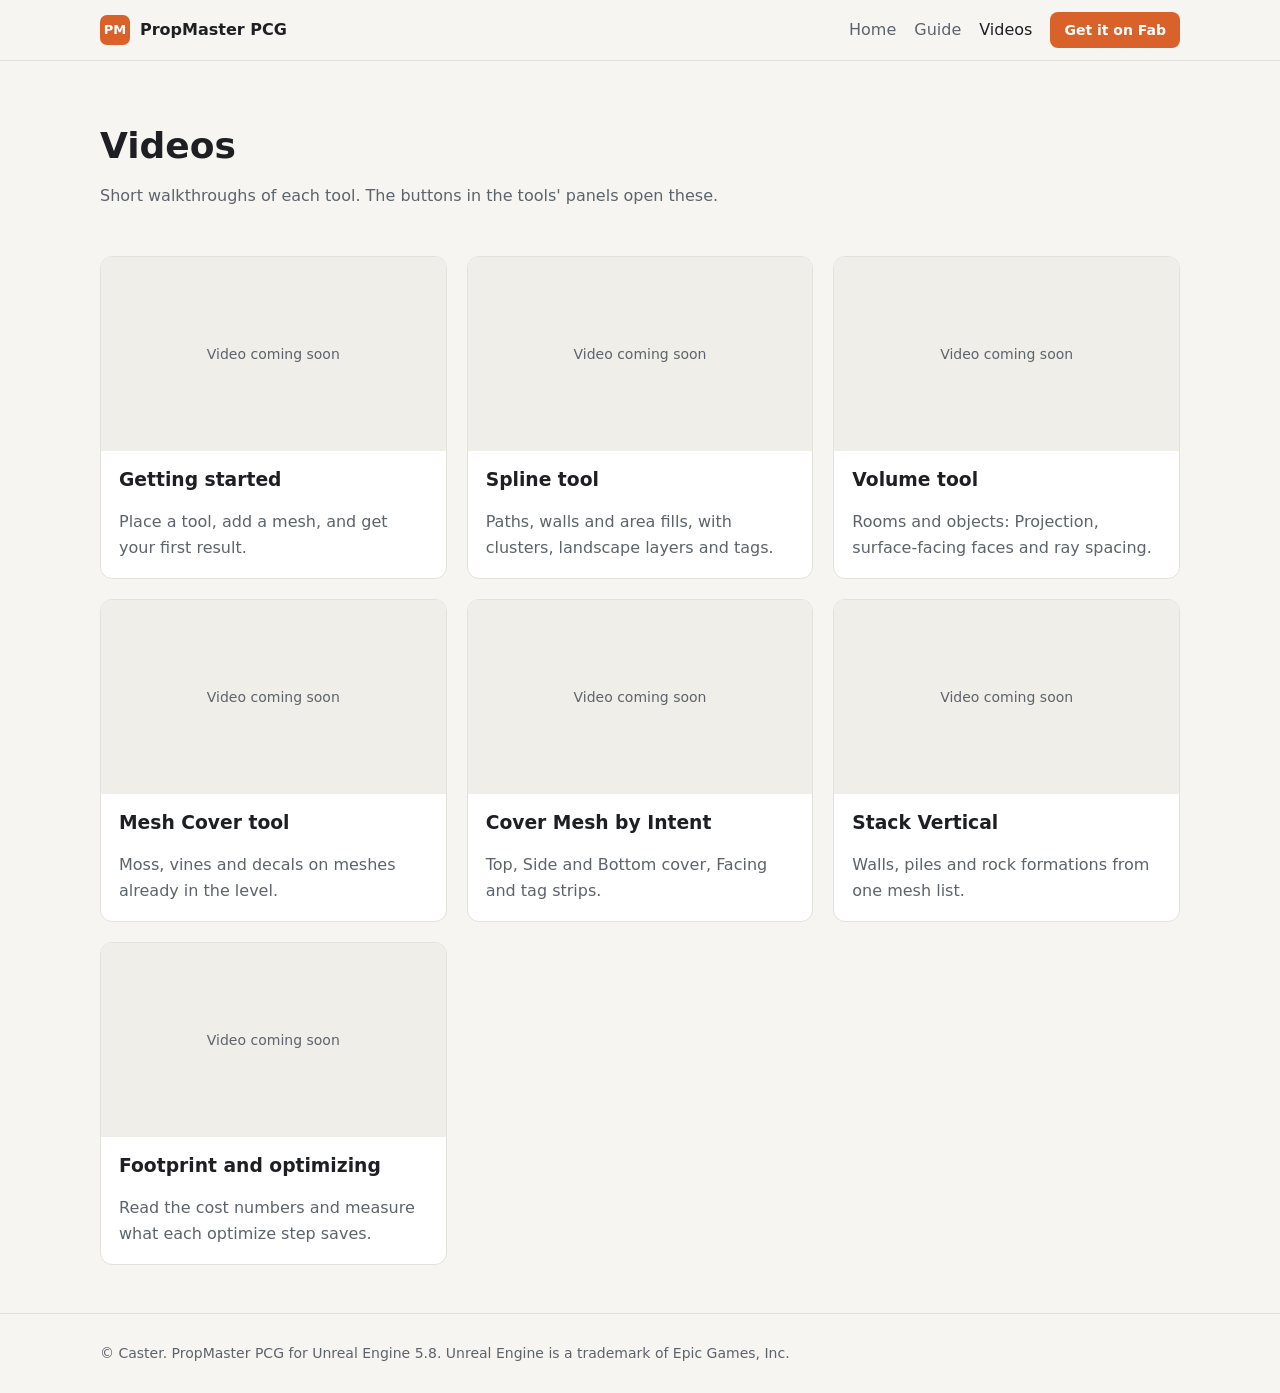
<file: docs/videos.html>
<!doctype html>
<html lang="en">
<head>
<meta charset="utf-8">
<meta name="viewport" content="width=device-width, initial-scale=1">
<title>Videos | PropMaster PCG</title>
<meta name="description" content="PropMaster PCG video tutorials.">
<link rel="stylesheet" href="style.css?v=5129d7da">
</head>
<body>
<header class="top">
  <div class="wrap top-inner">
    <a class="brand" href="index.html"><span class="mark">PM</span>PropMaster PCG</a>
    <nav><a href="index.html">Home</a><a href="guide.html">Guide</a><a href="videos.html" class="active">Videos</a><a class="btn small" href="#">Get it on Fab</a></nav>
  </div>
</header>
<main class="wrap">
  <section class="page-head"><h1>Videos</h1><p>Short walkthroughs of each tool. The buttons in the tools' panels open these.</p></section>
  <section class="grid"><div class="card video" id="getting-started"><div class="embed soon">Video coming soon</div><h3>Getting started</h3><p>Place a tool, add a mesh, and get your first result.</p></div><div class="card video" id="spline-tool"><div class="embed soon">Video coming soon</div><h3>Spline tool</h3><p>Paths, walls and area fills, with clusters, landscape layers and tags.</p></div><div class="card video" id="volume-tool"><div class="embed soon">Video coming soon</div><h3>Volume tool</h3><p>Rooms and objects: Projection, surface-facing faces and ray spacing.</p></div><div class="card video" id="mesh-cover-tool"><div class="embed soon">Video coming soon</div><h3>Mesh Cover tool</h3><p>Moss, vines and decals on meshes already in the level.</p></div><div class="card video" id="cover-mesh-by-intent"><div class="embed soon">Video coming soon</div><h3>Cover Mesh by Intent</h3><p>Top, Side and Bottom cover, Facing and tag strips.</p></div><div class="card video" id="stack-vertical"><div class="embed soon">Video coming soon</div><h3>Stack Vertical</h3><p>Walls, piles and rock formations from one mesh list.</p></div><div class="card video" id="footprint-and-optimizing"><div class="embed soon">Video coming soon</div><h3>Footprint and optimizing</h3><p>Read the cost numbers and measure what each optimize step saves.</p></div></section>
</main>
<footer class="foot"><div class="wrap">&copy; Caster. PropMaster PCG for Unreal Engine 5.8. Unreal Engine is a trademark of Epic Games, Inc.</div></footer>
</body>
</html>
</file>
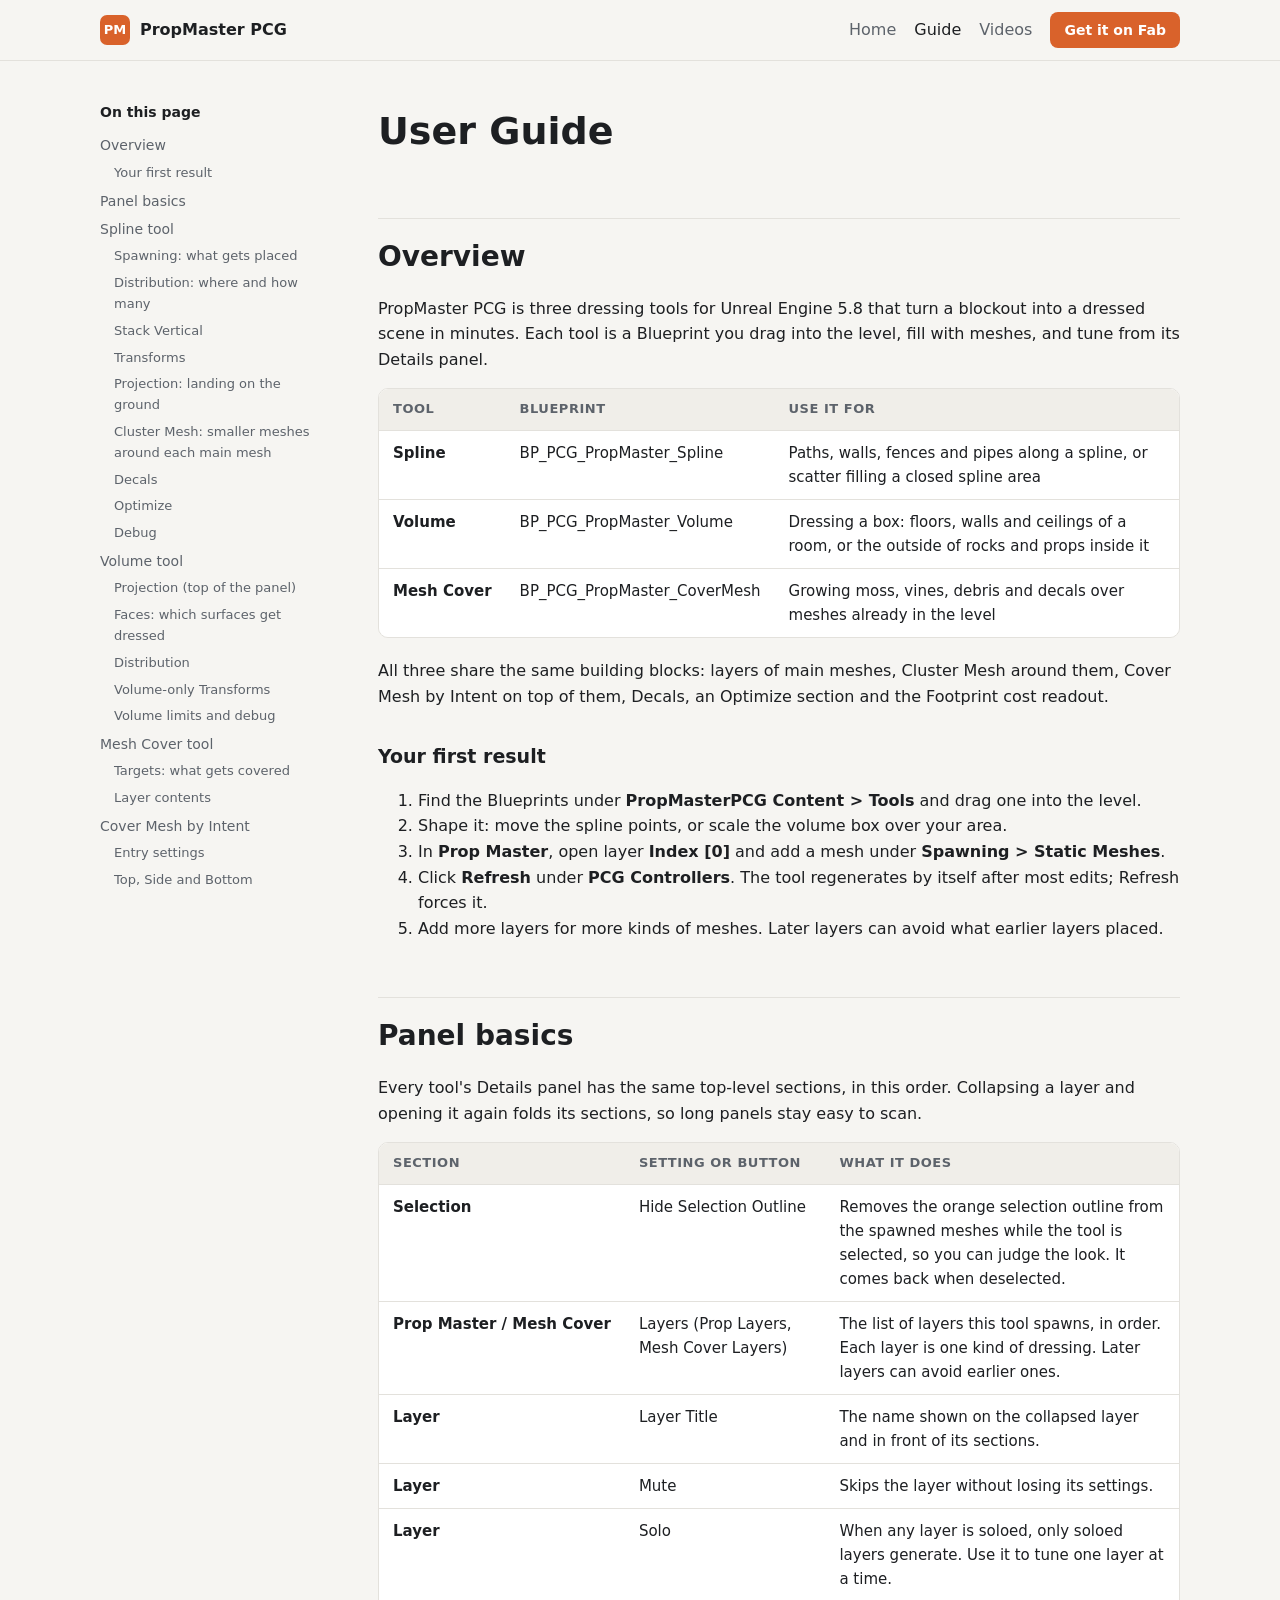
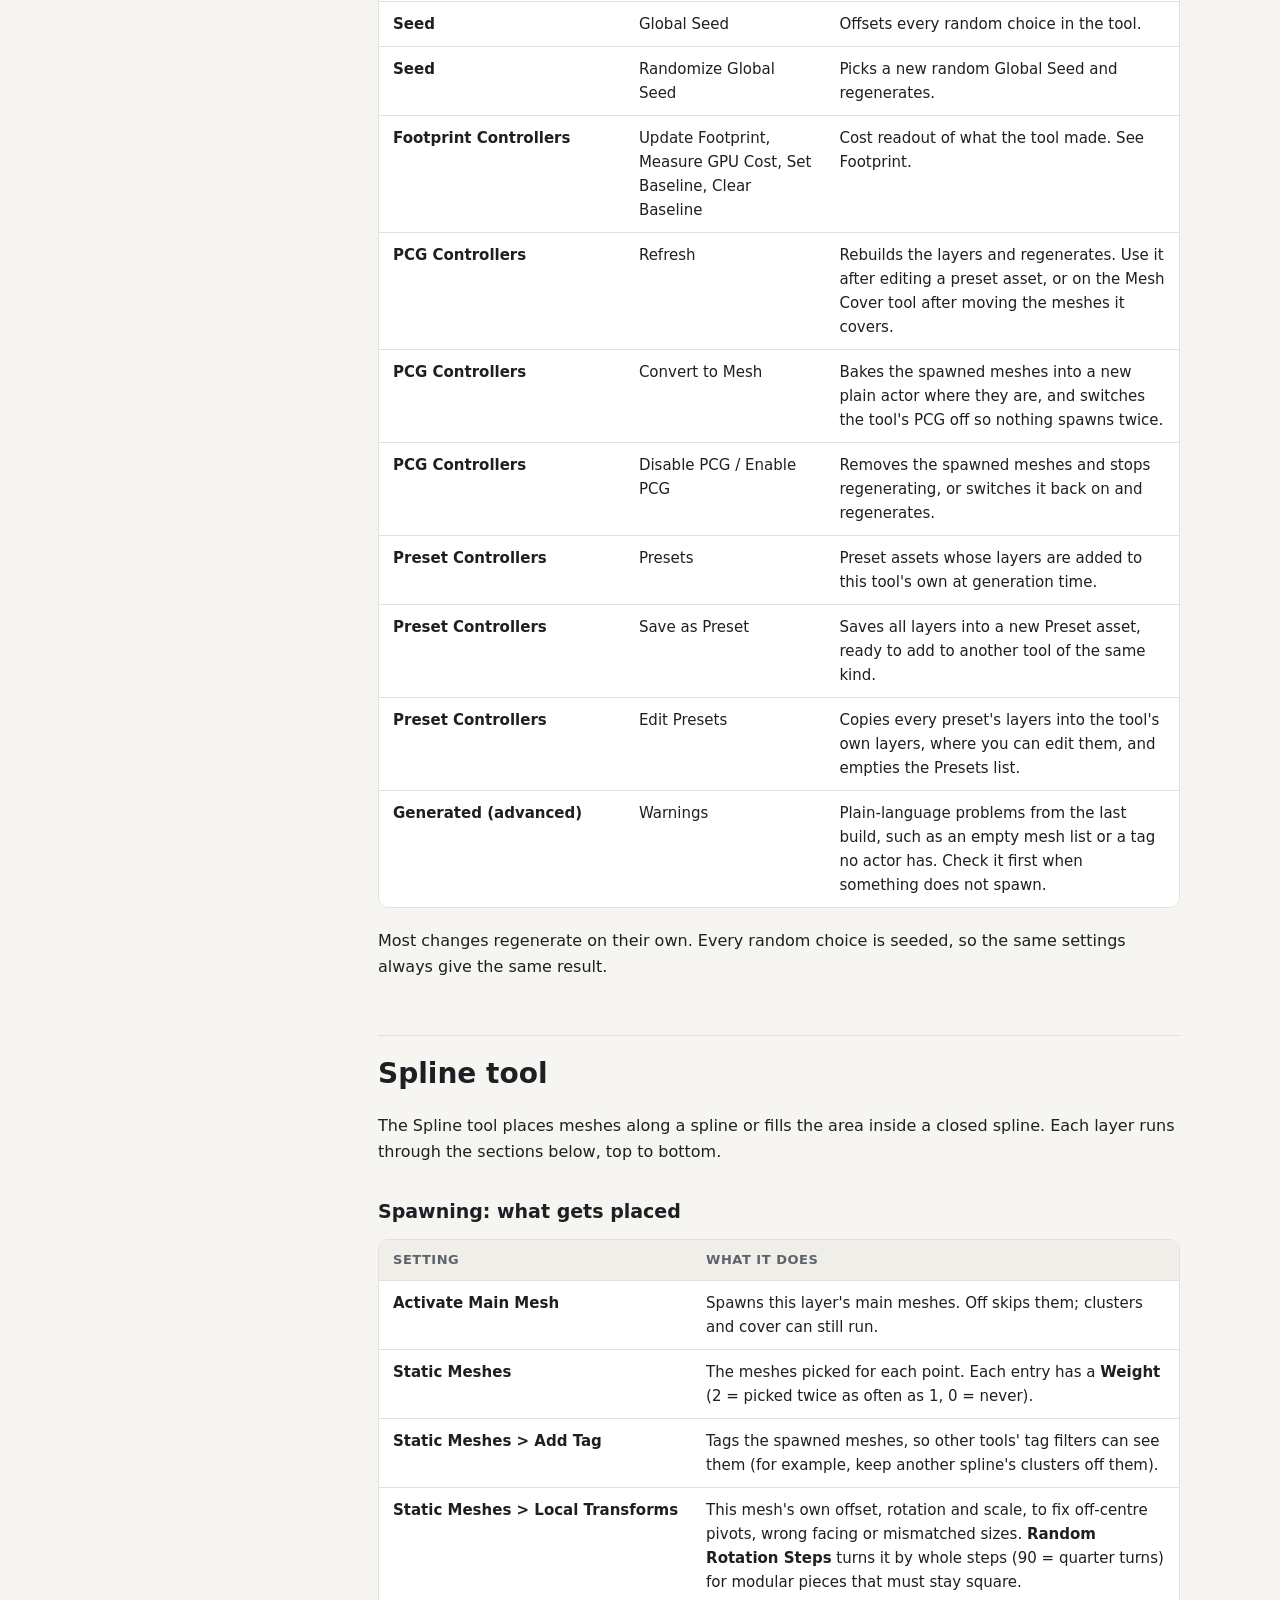
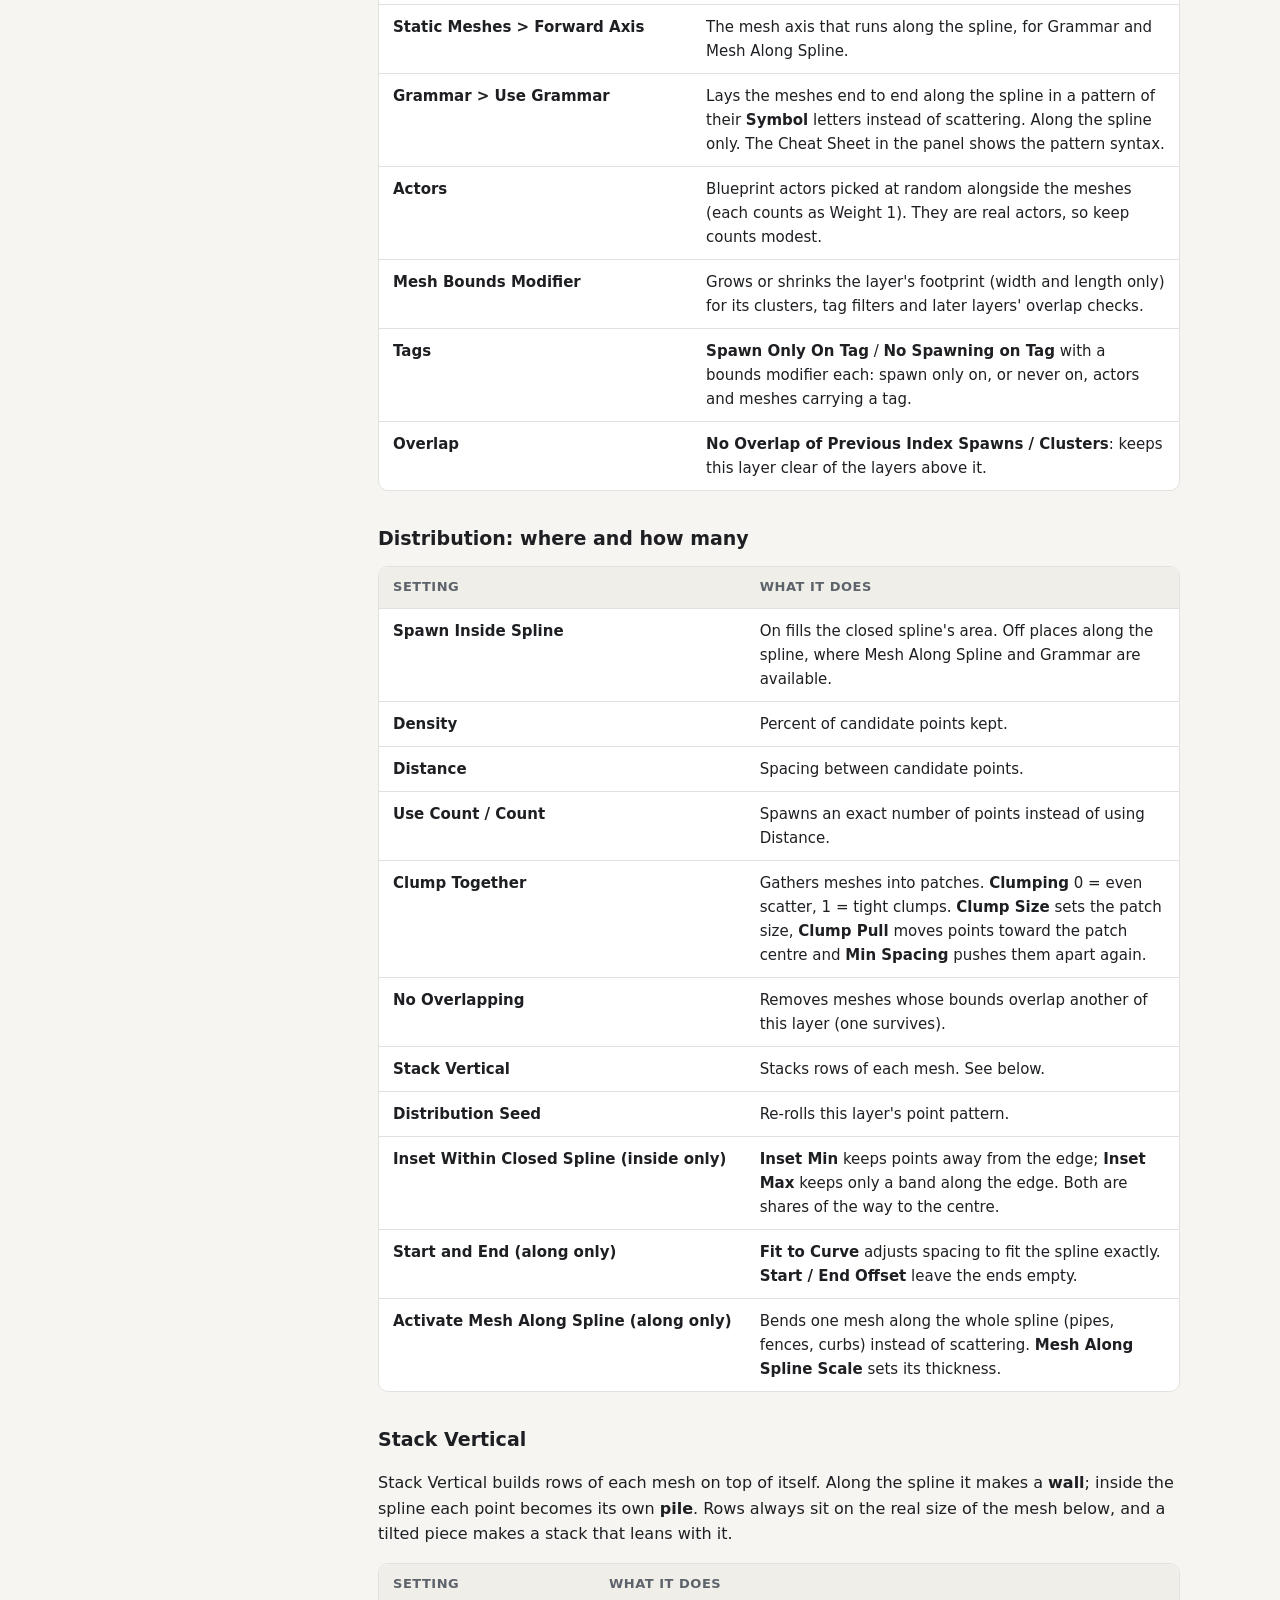
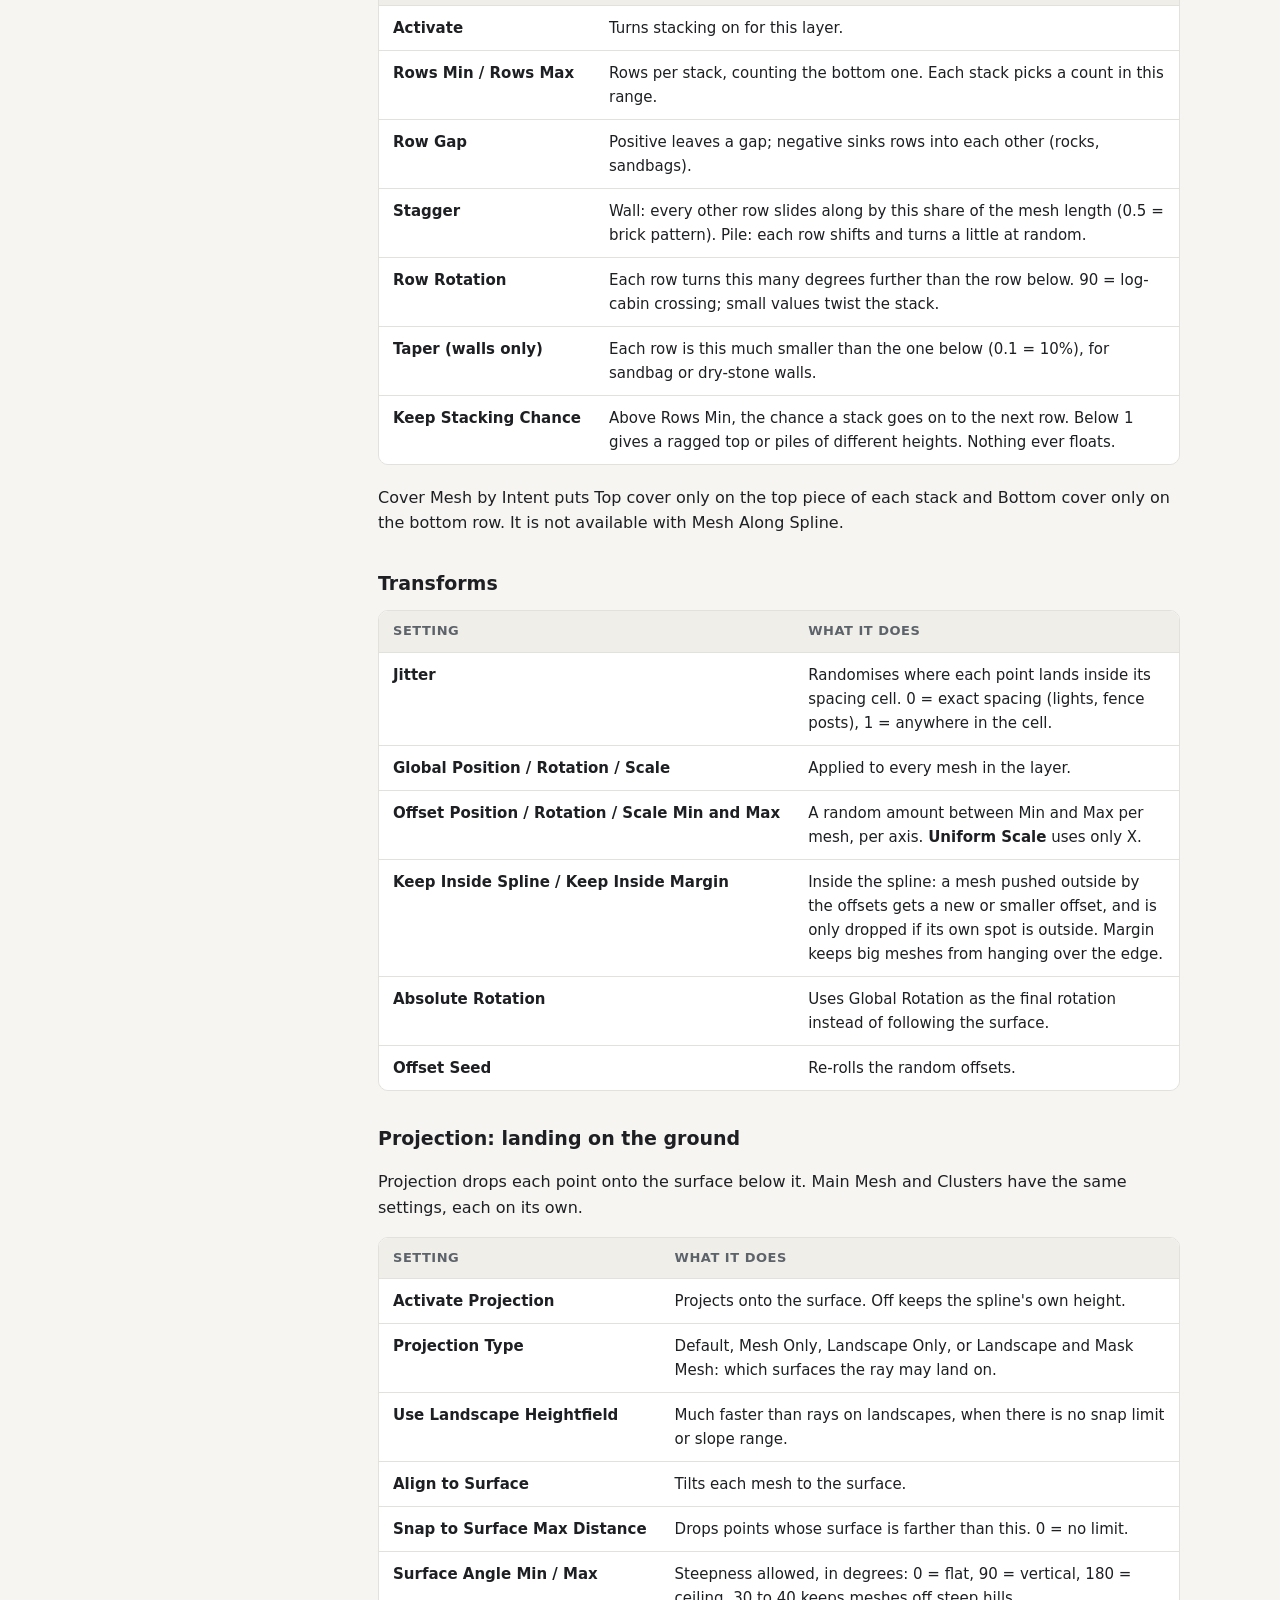
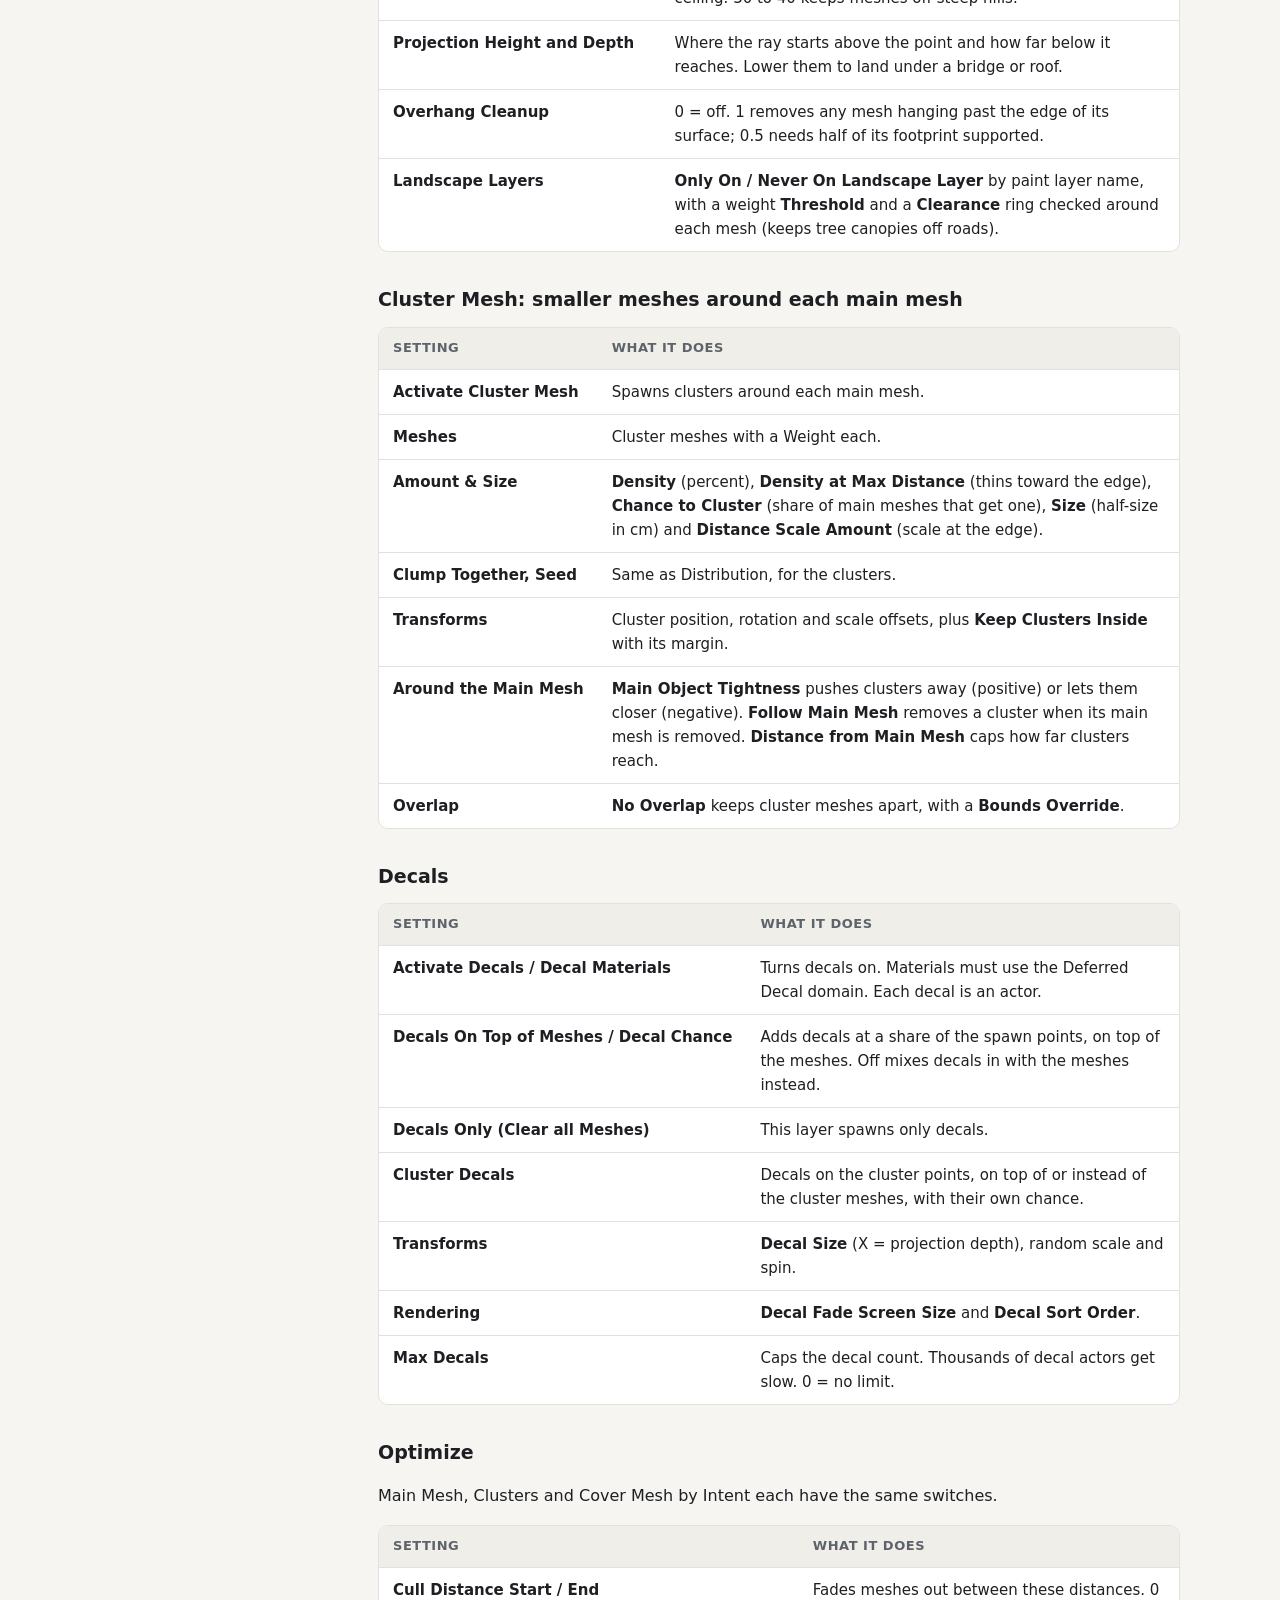
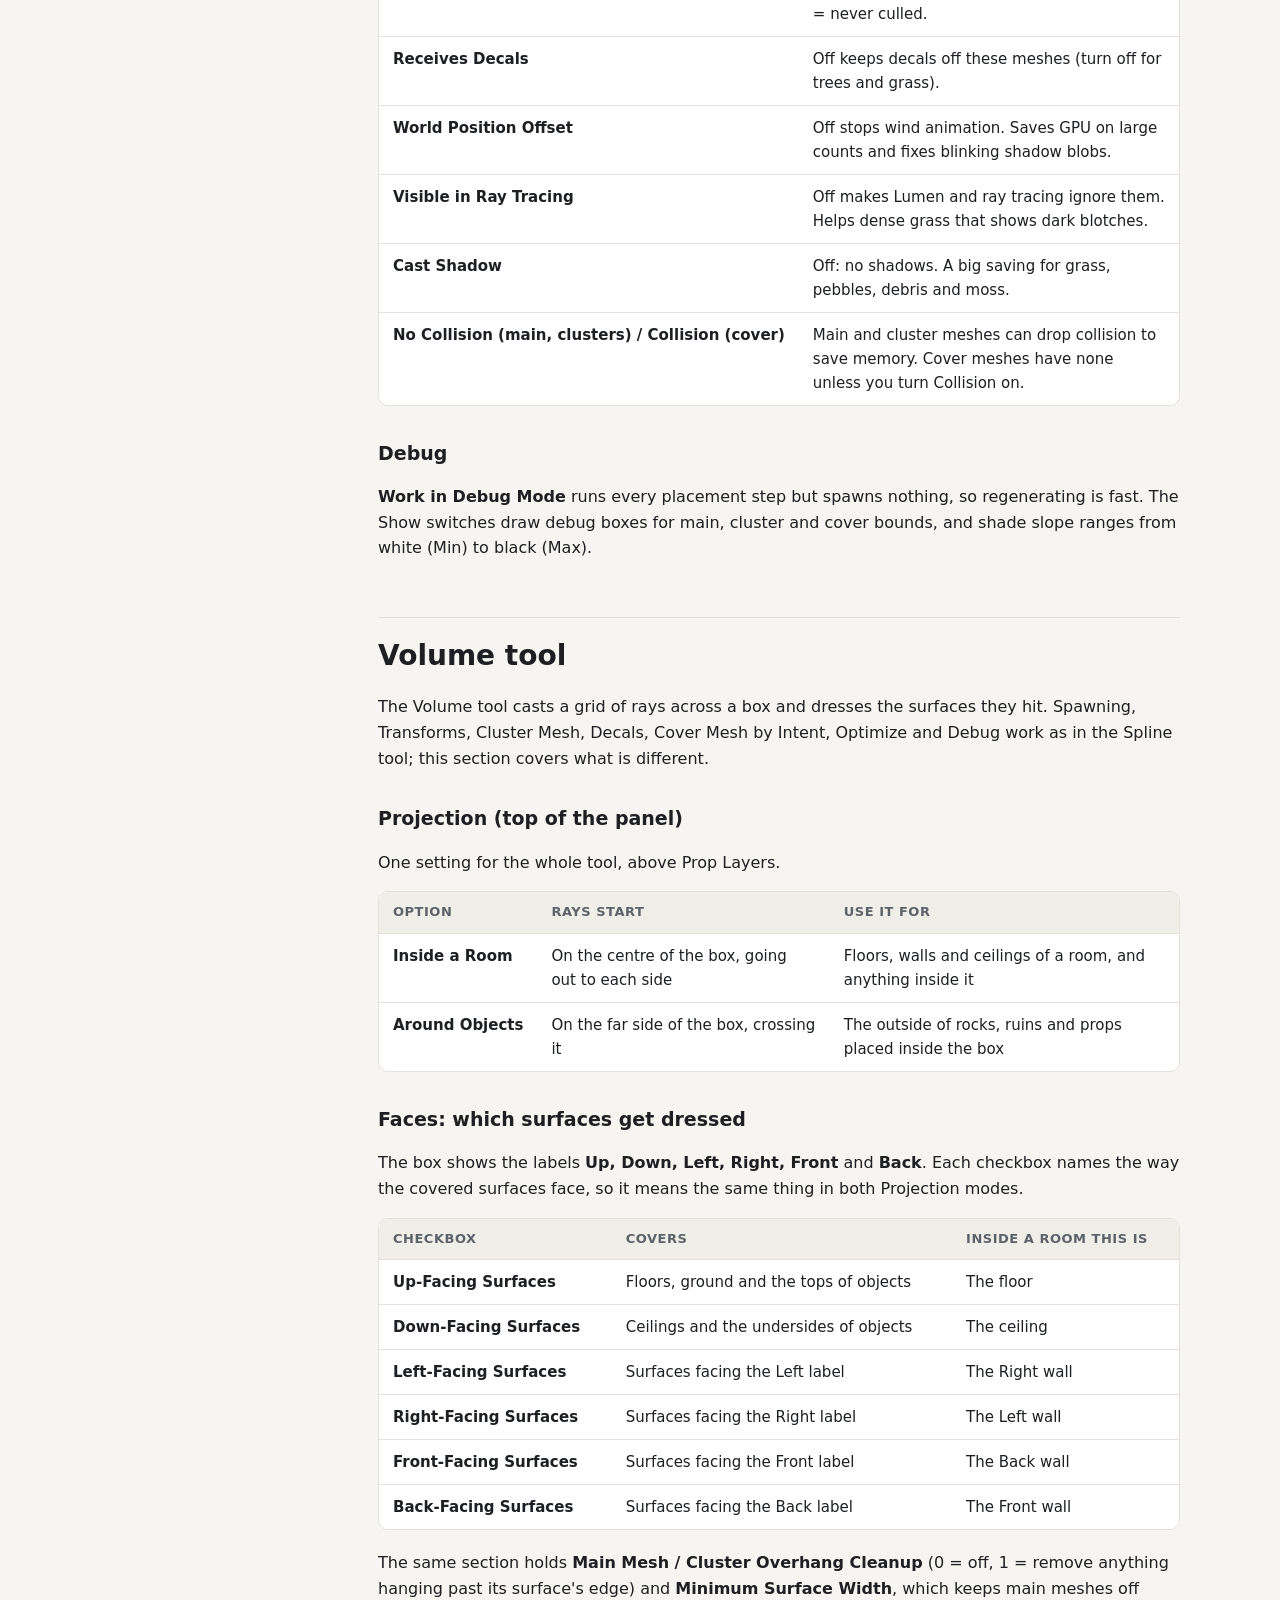
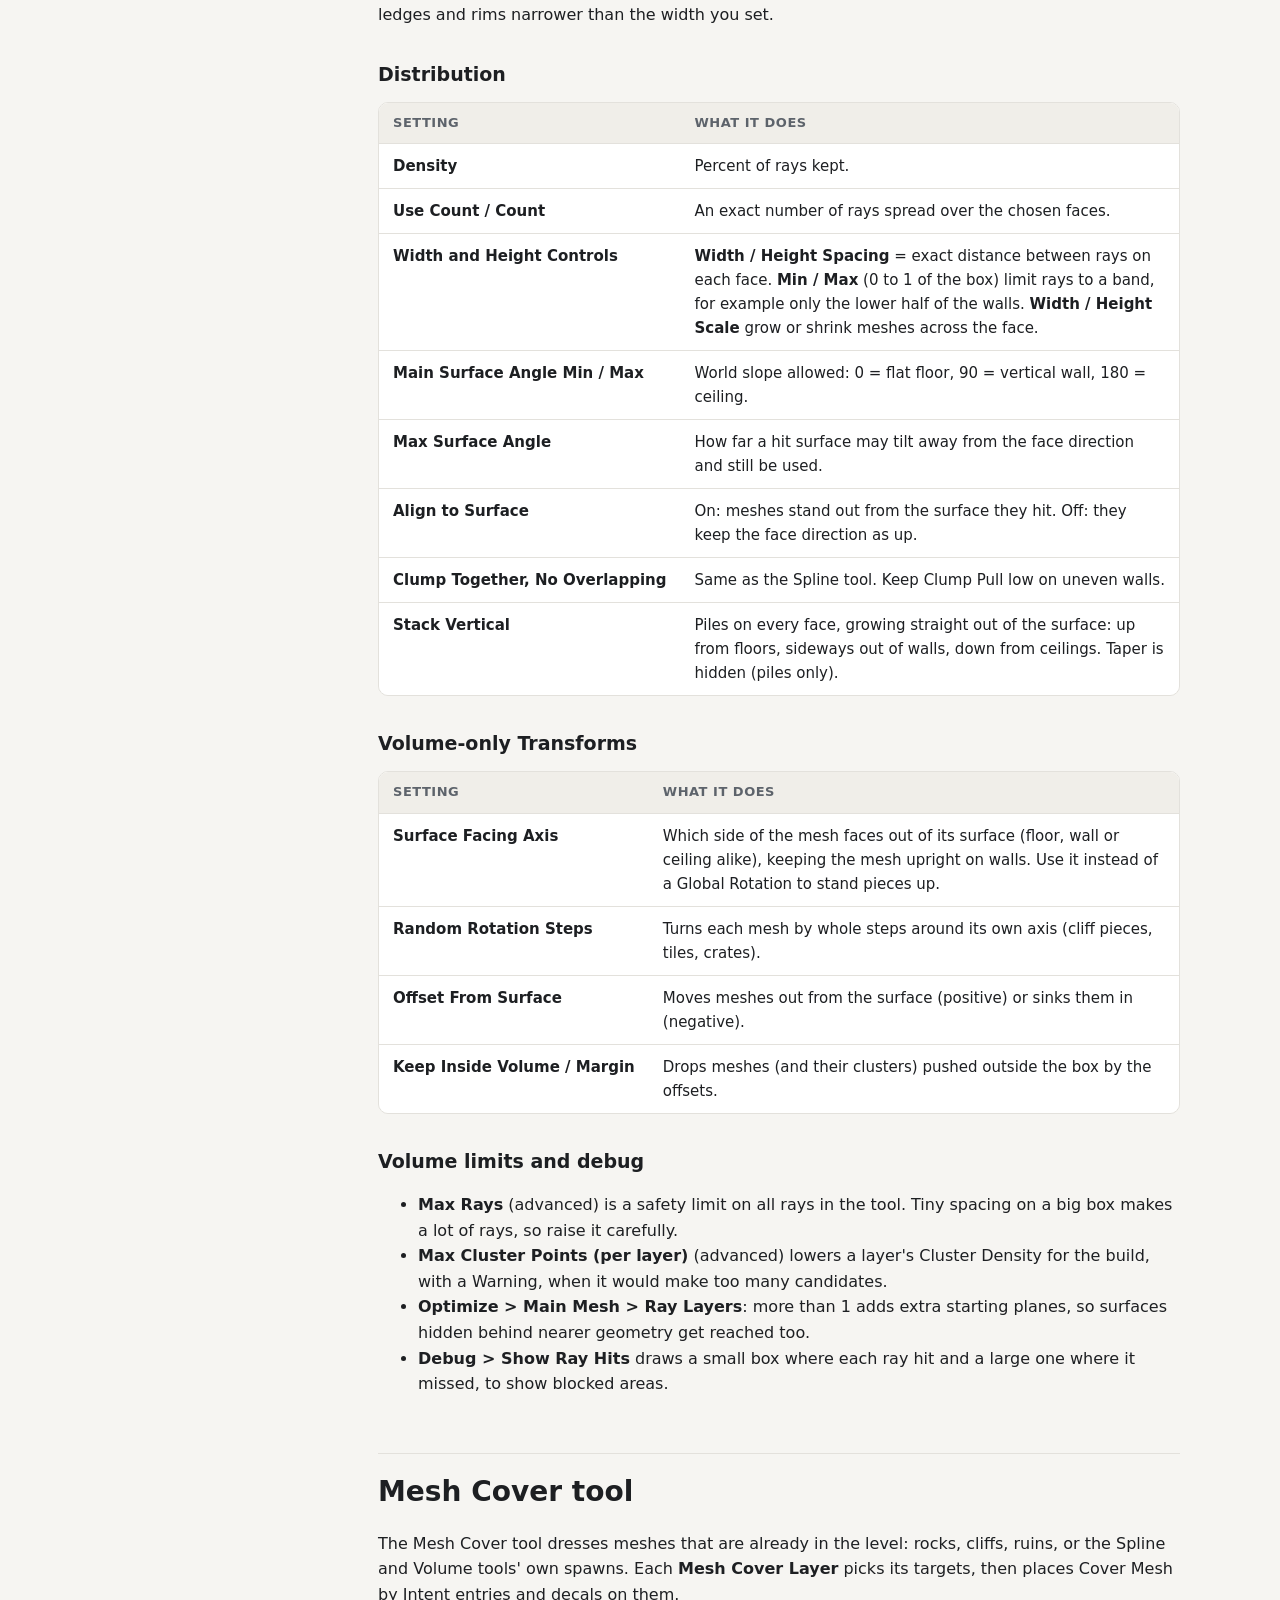
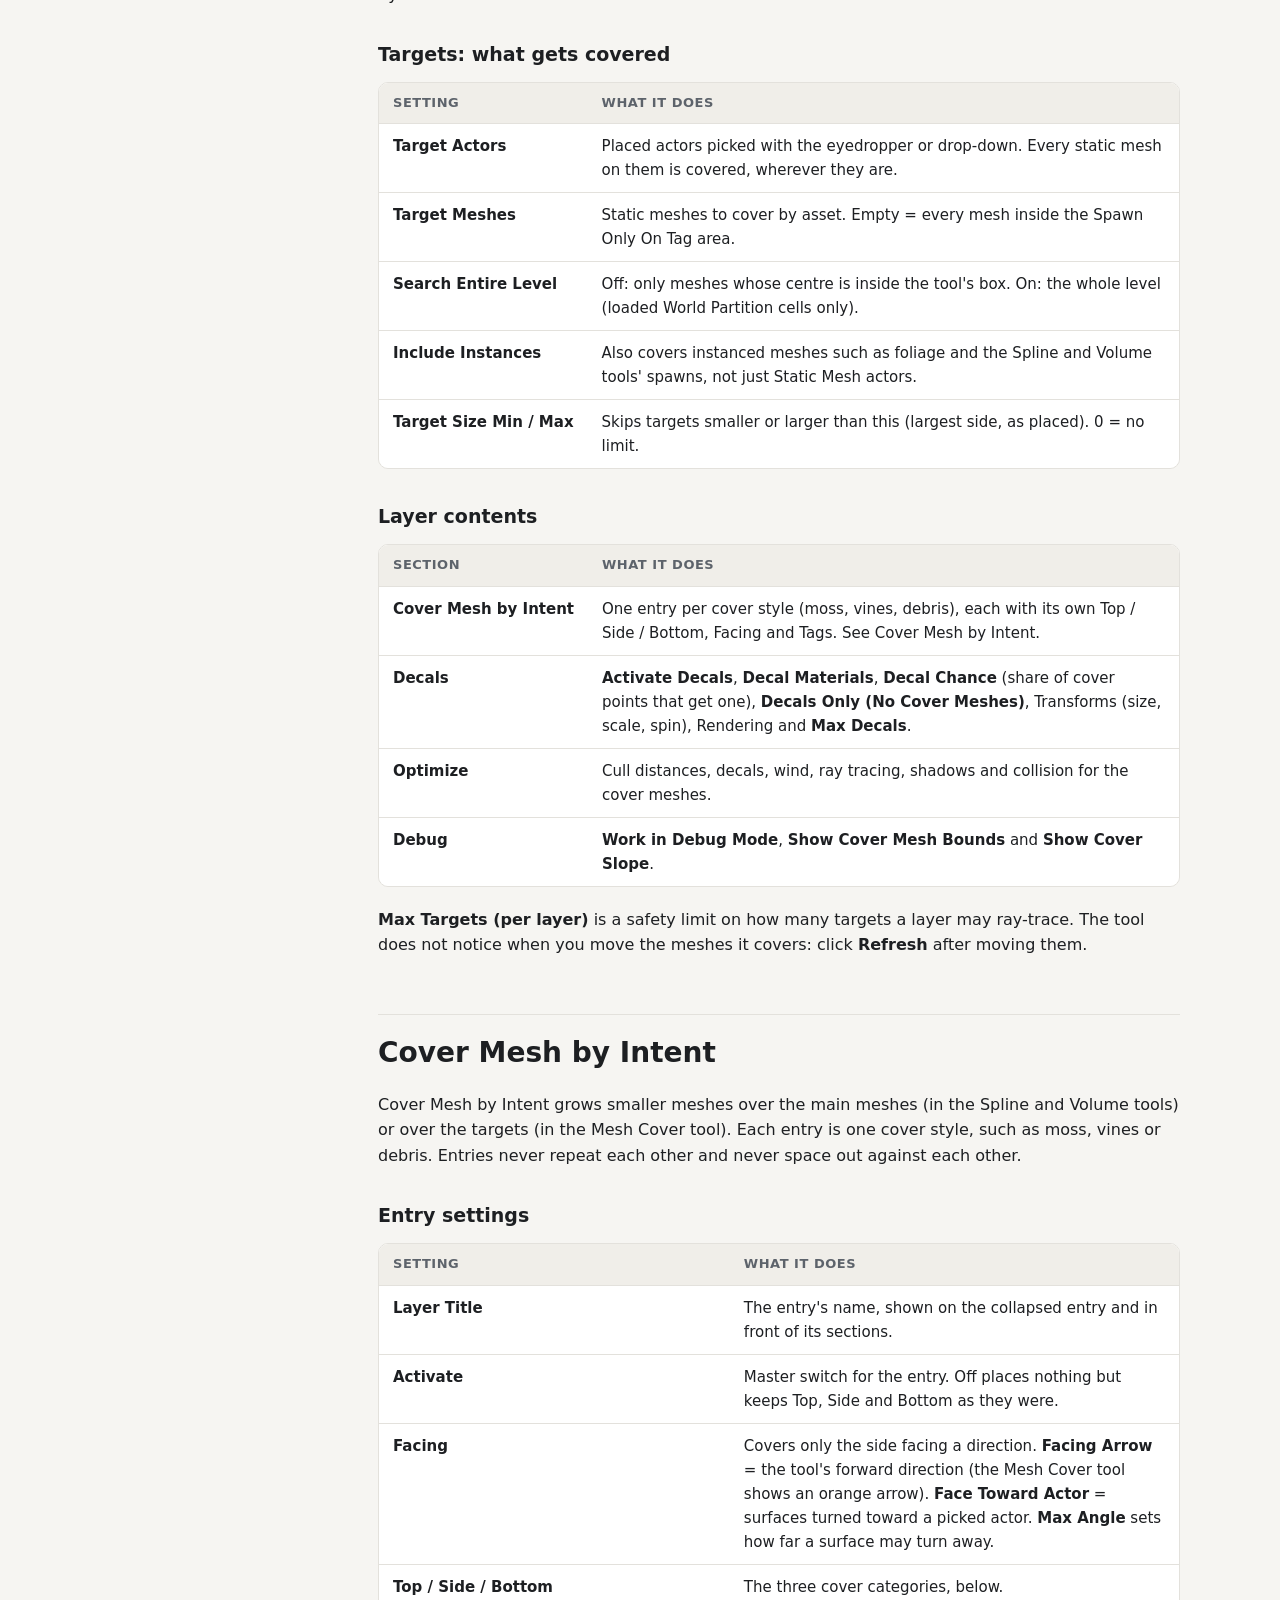
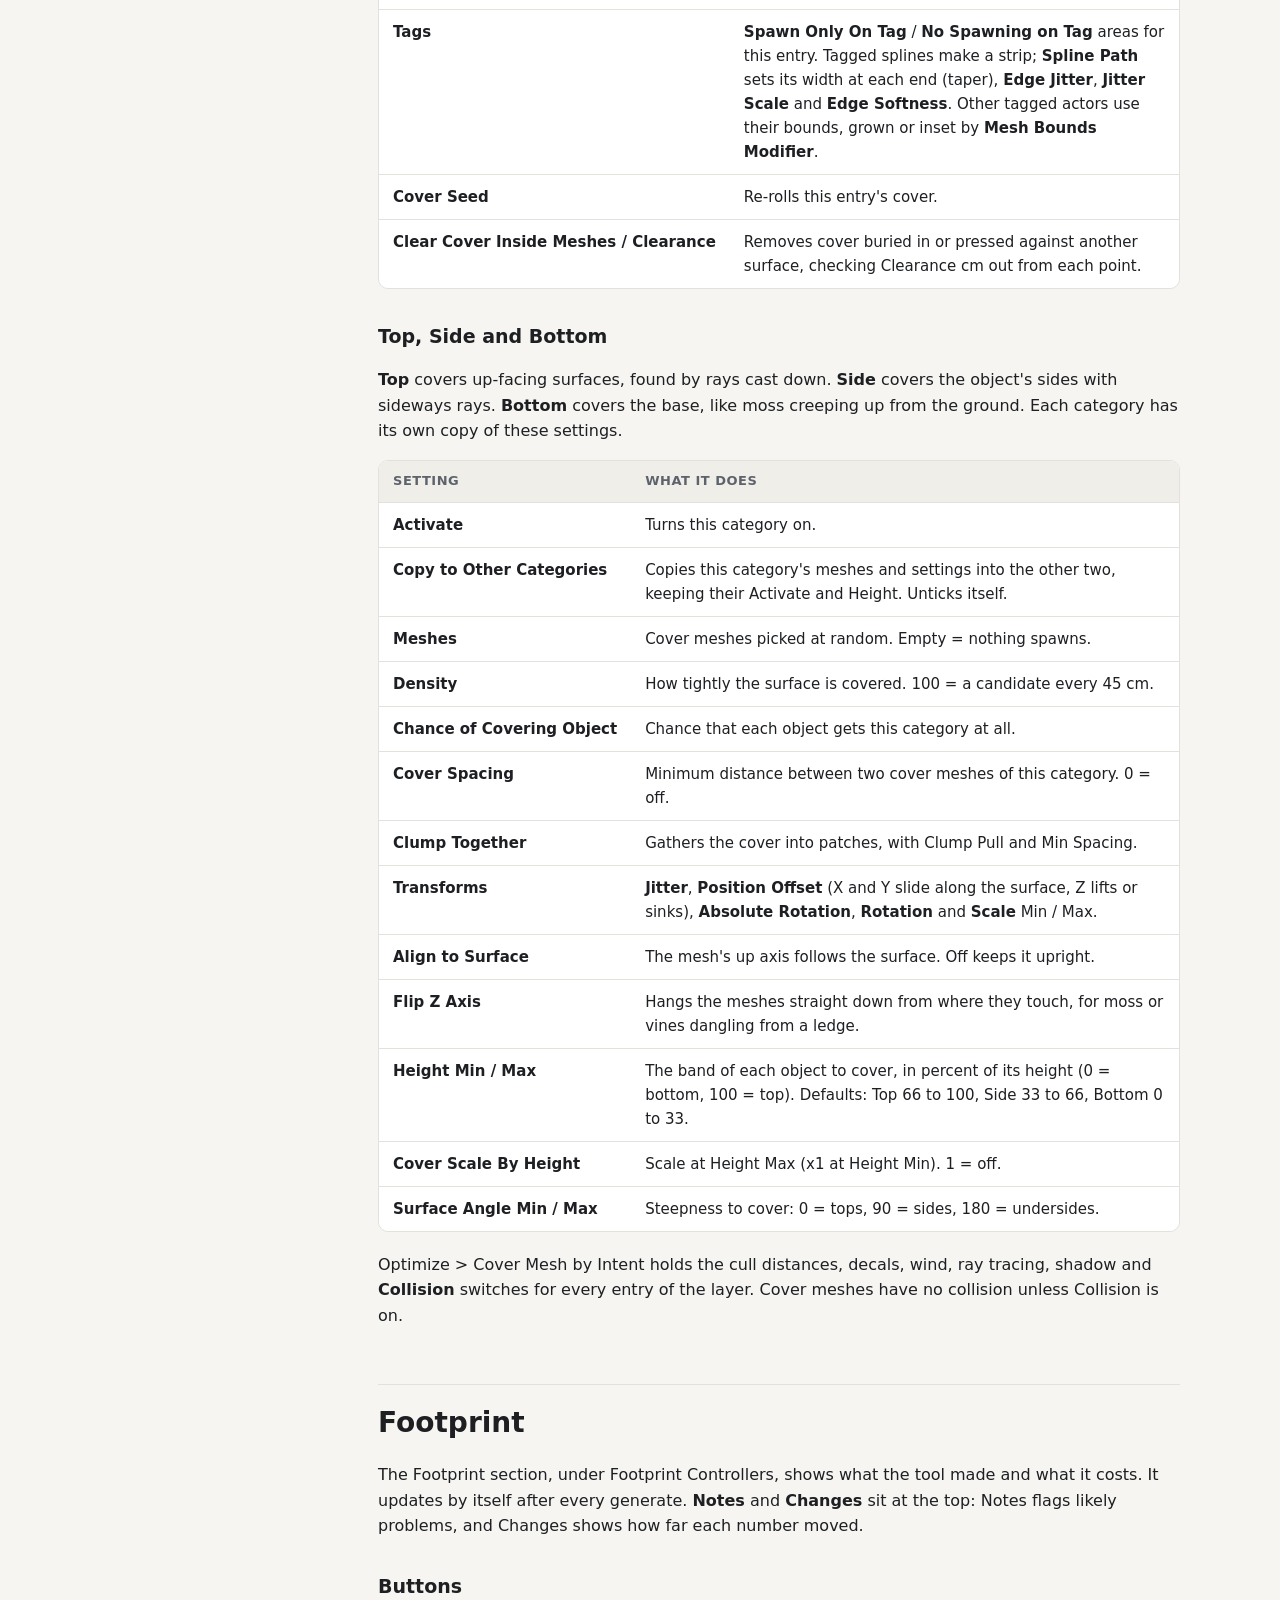
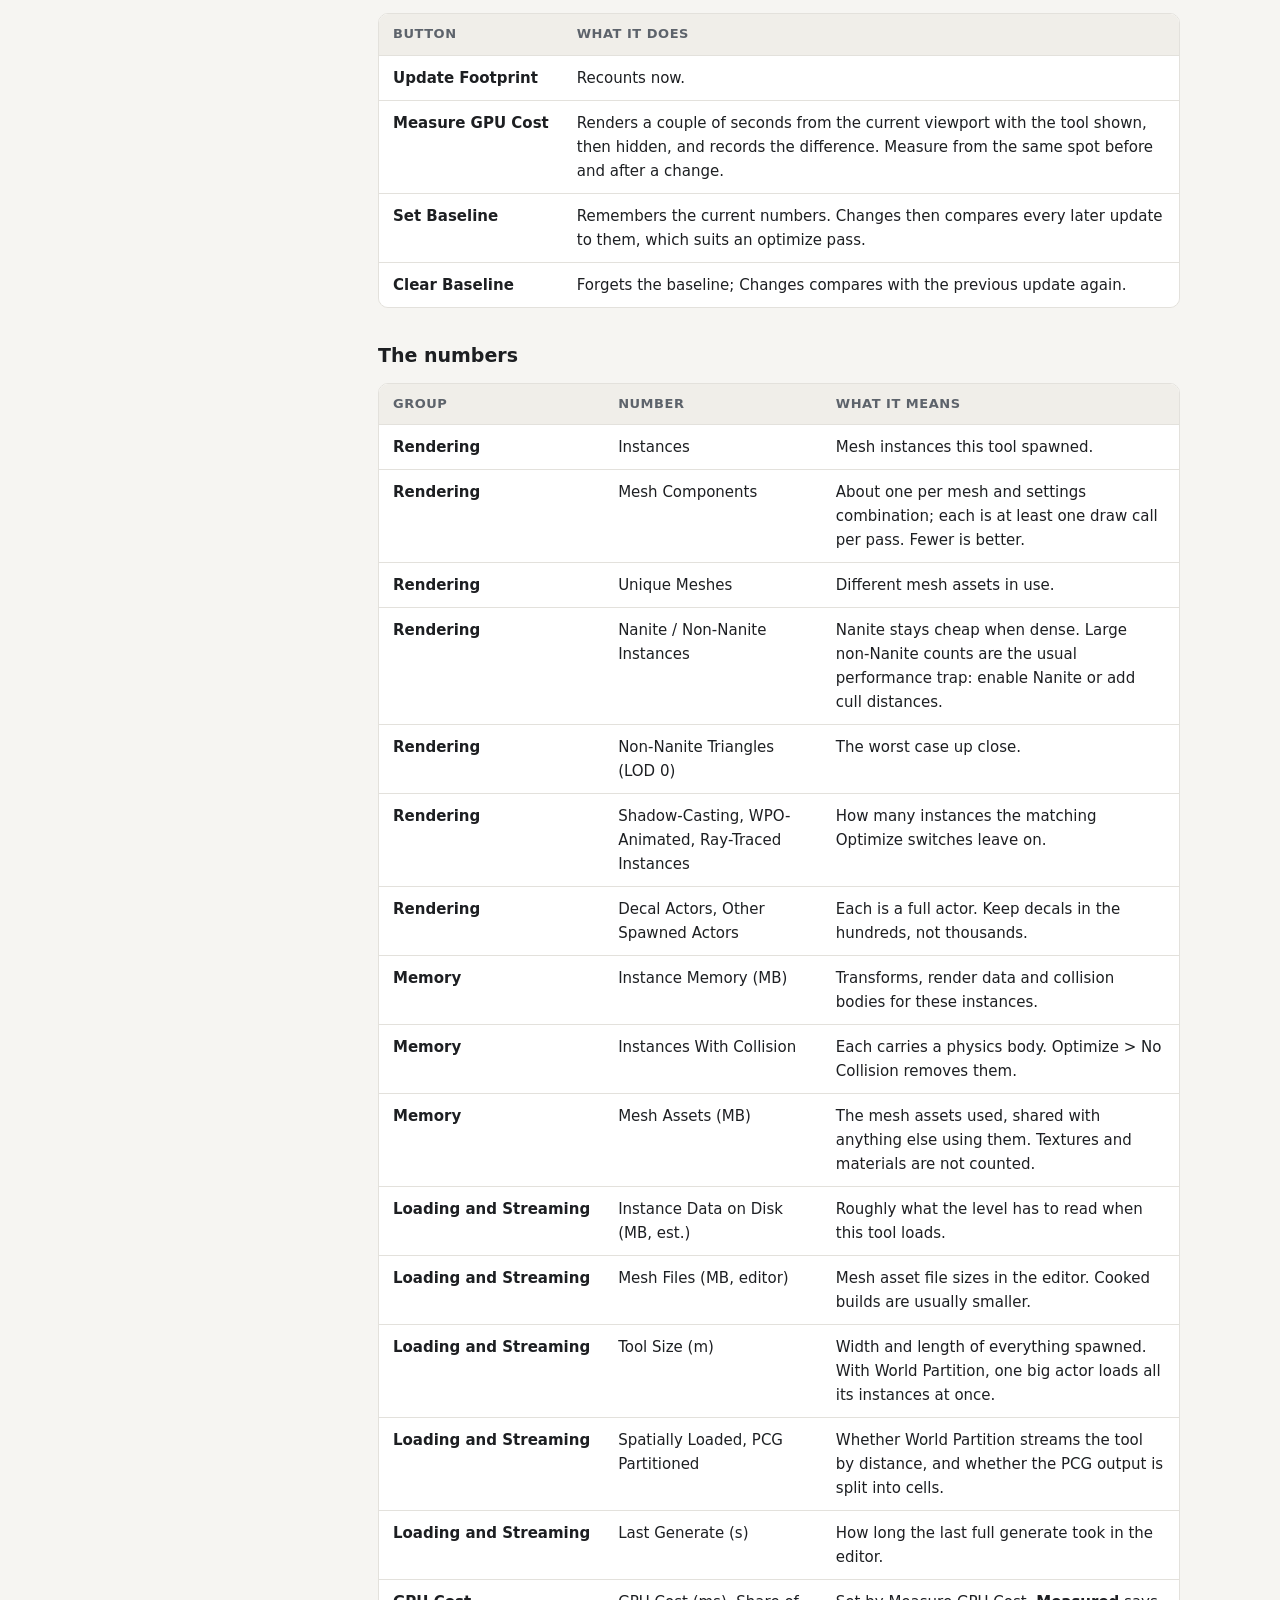
<file: site/guide.html>
<!doctype html>
<html lang="en">
<head>
<meta charset="utf-8">
<meta name="viewport" content="width=device-width, initial-scale=1">
<title>User Guide | PropMaster PCG</title>
<meta name="description" content="Every PropMaster PCG tool and setting, explained.">
<link rel="stylesheet" href="style.css">
</head>
<body>
<header class="top">
  <div class="wrap top-inner">
    <a class="brand" href="index.html"><span class="mark">PM</span>PropMaster PCG</a>
    <nav><a href="index.html">Home</a><a href="guide.html" class="active">Guide</a><a href="videos.html">Videos</a><a class="btn small" href="#">Get it on Fab</a></nav>
  </div>
</header>
<main class="wrap guide">
  <aside class="toc"><div class="toc-inner"><div class="toc-title">On this page</div><a class="l2" href="#overview">Overview</a><a class="l3" href="#your-first-result">Your first result</a><a class="l2" href="#panel-basics">Panel basics</a><a class="l2" href="#spline-tool">Spline tool</a><a class="l3" href="#spawning-what-gets-placed">Spawning: what gets placed</a><a class="l3" href="#distribution-where-and-how-many">Distribution: where and how many</a><a class="l3" href="#stack-vertical">Stack Vertical</a><a class="l3" href="#transforms">Transforms</a><a class="l3" href="#projection-landing-on-the-ground">Projection: landing on the ground</a><a class="l3" href="#cluster-mesh-smaller-meshes-around-each-main-mesh">Cluster Mesh: smaller meshes around each main mesh</a><a class="l3" href="#decals">Decals</a><a class="l3" href="#optimize">Optimize</a><a class="l3" href="#debug">Debug</a><a class="l2" href="#volume-tool">Volume tool</a><a class="l3" href="#projection-top-of-the-panel">Projection (top of the panel)</a><a class="l3" href="#faces-which-surfaces-get-dressed">Faces: which surfaces get dressed</a><a class="l3" href="#distribution">Distribution</a><a class="l3" href="#volume-only-transforms">Volume-only Transforms</a><a class="l3" href="#volume-limits-and-debug">Volume limits and debug</a><a class="l2" href="#mesh-cover-tool">Mesh Cover tool</a><a class="l3" href="#targets-what-gets-covered">Targets: what gets covered</a><a class="l3" href="#layer-contents">Layer contents</a><a class="l2" href="#cover-mesh-by-intent">Cover Mesh by Intent</a><a class="l3" href="#entry-settings">Entry settings</a><a class="l3" href="#top-side-and-bottom">Top, Side and Bottom</a><a class="l2" href="#footprint">Footprint</a><a class="l3" href="#buttons">Buttons</a><a class="l3" href="#the-numbers">The numbers</a><a class="l2" href="#tips-and-troubleshooting">Tips and troubleshooting</a><a class="l3" href="#keep-it-fast">Keep it fast</a><a class="l3" href="#when-something-looks-wrong">When something looks wrong</a></div></aside>
  <article class="doc"><h1>User Guide</h1><h2 id="overview">Overview</h2>
<p>PropMaster PCG is three dressing tools for Unreal Engine 5.8 that turn a blockout into a dressed scene in minutes. Each tool is a Blueprint you drag into the level, fill with meshes, and tune from its Details panel.</p>
<div class="table"><table><thead><tr><th>Tool</th><th>Blueprint</th><th>Use it for</th></tr></thead><tbody><tr><td>Spline</td><td>BP_PCG_PropMaster_Spline</td><td>Paths, walls, fences and pipes along a spline, or scatter filling a closed spline area</td></tr><tr><td>Volume</td><td>BP_PCG_PropMaster_Volume</td><td>Dressing a box: floors, walls and ceilings of a room, or the outside of rocks and props inside it</td></tr><tr><td>Mesh Cover</td><td>BP_PCG_PropMaster_CoverMesh</td><td>Growing moss, vines, debris and decals over meshes already in the level</td></tr></tbody></table></div>
<p>All three share the same building blocks: layers of main meshes, Cluster Mesh around them, Cover Mesh by Intent on top of them, Decals, an Optimize section and the Footprint cost readout.</p>
<h3 id="your-first-result">Your first result</h3>
<ol><li>Find the Blueprints under <strong>PropMasterPCG Content &gt; Tools</strong> and drag one into the level.</li><li>Shape it: move the spline points, or scale the volume box over your area.</li><li>In <strong>Prop Master</strong>, open layer <strong>Index [0]</strong> and add a mesh under <strong>Spawning &gt; Static Meshes</strong>.</li><li>Click <strong>Refresh</strong> under <strong>PCG Controllers</strong>. The tool regenerates by itself after most edits; Refresh forces it.</li><li>Add more layers for more kinds of meshes. Later layers can avoid what earlier layers placed.</li></ol>
<h2 id="panel-basics">Panel basics</h2>
<p>Every tool's Details panel has the same top-level sections, in this order. Collapsing a layer and opening it again folds its sections, so long panels stay easy to scan.</p>
<div class="table"><table><thead><tr><th>Section</th><th>Setting or button</th><th>What it does</th></tr></thead><tbody><tr><td>Selection</td><td>Hide Selection Outline</td><td>Removes the orange selection outline from the spawned meshes while the tool is selected, so you can judge the look. It comes back when deselected.</td></tr><tr><td>Prop Master / Mesh Cover</td><td>Layers (Prop Layers, Mesh Cover Layers)</td><td>The list of layers this tool spawns, in order. Each layer is one kind of dressing. Later layers can avoid earlier ones.</td></tr><tr><td>Layer</td><td>Layer Title</td><td>The name shown on the collapsed layer and in front of its sections.</td></tr><tr><td>Layer</td><td>Mute</td><td>Skips the layer without losing its settings.</td></tr><tr><td>Layer</td><td>Solo</td><td>When any layer is soloed, only soloed layers generate. Use it to tune one layer at a time.</td></tr><tr><td>Seed</td><td>Global Seed</td><td>Offsets every random choice in the tool.</td></tr><tr><td>Seed</td><td>Randomize Global Seed</td><td>Picks a new random Global Seed and regenerates.</td></tr><tr><td>Footprint Controllers</td><td>Update Footprint, Measure GPU Cost, Set Baseline, Clear Baseline</td><td>Cost readout of what the tool made. See Footprint.</td></tr><tr><td>PCG Controllers</td><td>Refresh</td><td>Rebuilds the layers and regenerates. Use it after editing a preset asset, or on the Mesh Cover tool after moving the meshes it covers.</td></tr><tr><td>PCG Controllers</td><td>Convert to Mesh</td><td>Bakes the spawned meshes into a new plain actor where they are, and switches the tool's PCG off so nothing spawns twice.</td></tr><tr><td>PCG Controllers</td><td>Disable PCG / Enable PCG</td><td>Removes the spawned meshes and stops regenerating, or switches it back on and regenerates.</td></tr><tr><td>Preset Controllers</td><td>Presets</td><td>Preset assets whose layers are added to this tool's own at generation time.</td></tr><tr><td>Preset Controllers</td><td>Save as Preset</td><td>Saves all layers into a new Preset asset, ready to add to another tool of the same kind.</td></tr><tr><td>Preset Controllers</td><td>Edit Presets</td><td>Copies every preset's layers into the tool's own layers, where you can edit them, and empties the Presets list.</td></tr><tr><td>Generated (advanced)</td><td>Warnings</td><td>Plain-language problems from the last build, such as an empty mesh list or a tag no actor has. Check it first when something does not spawn.</td></tr></tbody></table></div>
<p>Most changes regenerate on their own. Every random choice is seeded, so the same settings always give the same result.</p>
<h2 id="spline-tool">Spline tool</h2>
<p>The Spline tool places meshes along a spline or fills the area inside a closed spline. Each layer runs through the sections below, top to bottom.</p>
<h3 id="spawning-what-gets-placed">Spawning: what gets placed</h3>
<div class="table"><table><thead><tr><th>Setting</th><th>What it does</th></tr></thead><tbody><tr><td>Activate Main Mesh</td><td>Spawns this layer's main meshes. Off skips them; clusters and cover can still run.</td></tr><tr><td>Static Meshes</td><td>The meshes picked for each point. Each entry has a <strong>Weight</strong> (2 = picked twice as often as 1, 0 = never).</td></tr><tr><td>Static Meshes &gt; Add Tag</td><td>Tags the spawned meshes, so other tools' tag filters can see them (for example, keep another spline's clusters off them).</td></tr><tr><td>Static Meshes &gt; Local Transforms</td><td>This mesh's own offset, rotation and scale, to fix off-centre pivots, wrong facing or mismatched sizes. <strong>Random Rotation Steps</strong> turns it by whole steps (90 = quarter turns) for modular pieces that must stay square.</td></tr><tr><td>Static Meshes &gt; Forward Axis</td><td>The mesh axis that runs along the spline, for Grammar and Mesh Along Spline.</td></tr><tr><td>Grammar &gt; Use Grammar</td><td>Lays the meshes end to end along the spline in a pattern of their <strong>Symbol</strong> letters instead of scattering. Along the spline only. The Cheat Sheet in the panel shows the pattern syntax.</td></tr><tr><td>Actors</td><td>Blueprint actors picked at random alongside the meshes (each counts as Weight 1). They are real actors, so keep counts modest.</td></tr><tr><td>Mesh Bounds Modifier</td><td>Grows or shrinks the layer's footprint (width and length only) for its clusters, tag filters and later layers' overlap checks.</td></tr><tr><td>Tags</td><td><strong>Spawn Only On Tag</strong> / <strong>No Spawning on Tag</strong> with a bounds modifier each: spawn only on, or never on, actors and meshes carrying a tag.</td></tr><tr><td>Overlap</td><td><strong>No Overlap of Previous Index Spawns / Clusters</strong>: keeps this layer clear of the layers above it.</td></tr></tbody></table></div>
<h3 id="distribution-where-and-how-many">Distribution: where and how many</h3>
<div class="table"><table><thead><tr><th>Setting</th><th>What it does</th></tr></thead><tbody><tr><td>Spawn Inside Spline</td><td>On fills the closed spline's area. Off places along the spline, where Mesh Along Spline and Grammar are available.</td></tr><tr><td>Density</td><td>Percent of candidate points kept.</td></tr><tr><td>Distance</td><td>Spacing between candidate points.</td></tr><tr><td>Use Count / Count</td><td>Spawns an exact number of points instead of using Distance.</td></tr><tr><td>Clump Together</td><td>Gathers meshes into patches. <strong>Clumping</strong> 0 = even scatter, 1 = tight clumps. <strong>Clump Size</strong> sets the patch size, <strong>Clump Pull</strong> moves points toward the patch centre and <strong>Min Spacing</strong> pushes them apart again.</td></tr><tr><td>No Overlapping</td><td>Removes meshes whose bounds overlap another of this layer (one survives).</td></tr><tr><td>Stack Vertical</td><td>Stacks rows of each mesh. See below.</td></tr><tr><td>Distribution Seed</td><td>Re-rolls this layer's point pattern.</td></tr><tr><td>Inset Within Closed Spline (inside only)</td><td><strong>Inset Min</strong> keeps points away from the edge; <strong>Inset Max</strong> keeps only a band along the edge. Both are shares of the way to the centre.</td></tr><tr><td>Start and End (along only)</td><td><strong>Fit to Curve</strong> adjusts spacing to fit the spline exactly. <strong>Start / End Offset</strong> leave the ends empty.</td></tr><tr><td>Activate Mesh Along Spline (along only)</td><td>Bends one mesh along the whole spline (pipes, fences, curbs) instead of scattering. <strong>Mesh Along Spline Scale</strong> sets its thickness.</td></tr></tbody></table></div>
<h3 id="stack-vertical">Stack Vertical</h3>
<p>Stack Vertical builds rows of each mesh on top of itself. Along the spline it makes a <strong>wall</strong>; inside the spline each point becomes its own <strong>pile</strong>. Rows always sit on the real size of the mesh below, and a tilted piece makes a stack that leans with it.</p>
<div class="table"><table><thead><tr><th>Setting</th><th>What it does</th></tr></thead><tbody><tr><td>Activate</td><td>Turns stacking on for this layer.</td></tr><tr><td>Rows Min / Rows Max</td><td>Rows per stack, counting the bottom one. Each stack picks a count in this range.</td></tr><tr><td>Row Gap</td><td>Positive leaves a gap; negative sinks rows into each other (rocks, sandbags).</td></tr><tr><td>Stagger</td><td>Wall: every other row slides along by this share of the mesh length (0.5 = brick pattern). Pile: each row shifts and turns a little at random.</td></tr><tr><td>Row Rotation</td><td>Each row turns this many degrees further than the row below. 90 = log-cabin crossing; small values twist the stack.</td></tr><tr><td>Taper (walls only)</td><td>Each row is this much smaller than the one below (0.1 = 10%), for sandbag or dry-stone walls.</td></tr><tr><td>Keep Stacking Chance</td><td>Above Rows Min, the chance a stack goes on to the next row. Below 1 gives a ragged top or piles of different heights. Nothing ever floats.</td></tr></tbody></table></div>
<p>Cover Mesh by Intent puts Top cover only on the top piece of each stack and Bottom cover only on the bottom row. It is not available with Mesh Along Spline.</p>
<h3 id="transforms">Transforms</h3>
<div class="table"><table><thead><tr><th>Setting</th><th>What it does</th></tr></thead><tbody><tr><td>Jitter</td><td>Randomises where each point lands inside its spacing cell. 0 = exact spacing (lights, fence posts), 1 = anywhere in the cell.</td></tr><tr><td>Global Position / Rotation / Scale</td><td>Applied to every mesh in the layer.</td></tr><tr><td>Offset Position / Rotation / Scale Min and Max</td><td>A random amount between Min and Max per mesh, per axis. <strong>Uniform Scale</strong> uses only X.</td></tr><tr><td>Keep Inside Spline / Keep Inside Margin</td><td>Inside the spline: a mesh pushed outside by the offsets gets a new or smaller offset, and is only dropped if its own spot is outside. Margin keeps big meshes from hanging over the edge.</td></tr><tr><td>Absolute Rotation</td><td>Uses Global Rotation as the final rotation instead of following the surface.</td></tr><tr><td>Offset Seed</td><td>Re-rolls the random offsets.</td></tr></tbody></table></div>
<h3 id="projection-landing-on-the-ground">Projection: landing on the ground</h3>
<p>Projection drops each point onto the surface below it. Main Mesh and Clusters have the same settings, each on its own.</p>
<div class="table"><table><thead><tr><th>Setting</th><th>What it does</th></tr></thead><tbody><tr><td>Activate Projection</td><td>Projects onto the surface. Off keeps the spline's own height.</td></tr><tr><td>Projection Type</td><td>Default, Mesh Only, Landscape Only, or Landscape and Mask Mesh: which surfaces the ray may land on.</td></tr><tr><td>Use Landscape Heightfield</td><td>Much faster than rays on landscapes, when there is no snap limit or slope range.</td></tr><tr><td>Align to Surface</td><td>Tilts each mesh to the surface.</td></tr><tr><td>Snap to Surface Max Distance</td><td>Drops points whose surface is farther than this. 0 = no limit.</td></tr><tr><td>Surface Angle Min / Max</td><td>Steepness allowed, in degrees: 0 = flat, 90 = vertical, 180 = ceiling. 30 to 40 keeps meshes off steep hills.</td></tr><tr><td>Projection Height and Depth</td><td>Where the ray starts above the point and how far below it reaches. Lower them to land under a bridge or roof.</td></tr><tr><td>Overhang Cleanup</td><td>0 = off. 1 removes any mesh hanging past the edge of its surface; 0.5 needs half of its footprint supported.</td></tr><tr><td>Landscape Layers</td><td><strong>Only On / Never On Landscape Layer</strong> by paint layer name, with a weight <strong>Threshold</strong> and a <strong>Clearance</strong> ring checked around each mesh (keeps tree canopies off roads).</td></tr></tbody></table></div>
<h3 id="cluster-mesh-smaller-meshes-around-each-main-mesh">Cluster Mesh: smaller meshes around each main mesh</h3>
<div class="table"><table><thead><tr><th>Setting</th><th>What it does</th></tr></thead><tbody><tr><td>Activate Cluster Mesh</td><td>Spawns clusters around each main mesh.</td></tr><tr><td>Meshes</td><td>Cluster meshes with a Weight each.</td></tr><tr><td>Amount &amp; Size</td><td><strong>Density</strong> (percent), <strong>Density at Max Distance</strong> (thins toward the edge), <strong>Chance to Cluster</strong> (share of main meshes that get one), <strong>Size</strong> (half-size in cm) and <strong>Distance Scale Amount</strong> (scale at the edge).</td></tr><tr><td>Clump Together, Seed</td><td>Same as Distribution, for the clusters.</td></tr><tr><td>Transforms</td><td>Cluster position, rotation and scale offsets, plus <strong>Keep Clusters Inside</strong> with its margin.</td></tr><tr><td>Around the Main Mesh</td><td><strong>Main Object Tightness</strong> pushes clusters away (positive) or lets them closer (negative). <strong>Follow Main Mesh</strong> removes a cluster when its main mesh is removed. <strong>Distance from Main Mesh</strong> caps how far clusters reach.</td></tr><tr><td>Overlap</td><td><strong>No Overlap</strong> keeps cluster meshes apart, with a <strong>Bounds Override</strong>.</td></tr></tbody></table></div>
<h3 id="decals">Decals</h3>
<div class="table"><table><thead><tr><th>Setting</th><th>What it does</th></tr></thead><tbody><tr><td>Activate Decals / Decal Materials</td><td>Turns decals on. Materials must use the Deferred Decal domain. Each decal is an actor.</td></tr><tr><td>Decals On Top of Meshes / Decal Chance</td><td>Adds decals at a share of the spawn points, on top of the meshes. Off mixes decals in with the meshes instead.</td></tr><tr><td>Decals Only (Clear all Meshes)</td><td>This layer spawns only decals.</td></tr><tr><td>Cluster Decals</td><td>Decals on the cluster points, on top of or instead of the cluster meshes, with their own chance.</td></tr><tr><td>Transforms</td><td><strong>Decal Size</strong> (X = projection depth), random scale and spin.</td></tr><tr><td>Rendering</td><td><strong>Decal Fade Screen Size</strong> and <strong>Decal Sort Order</strong>.</td></tr><tr><td>Max Decals</td><td>Caps the decal count. Thousands of decal actors get slow. 0 = no limit.</td></tr></tbody></table></div>
<h3 id="optimize">Optimize</h3>
<p>Main Mesh, Clusters and Cover Mesh by Intent each have the same switches.</p>
<div class="table"><table><thead><tr><th>Setting</th><th>What it does</th></tr></thead><tbody><tr><td>Cull Distance Start / End</td><td>Fades meshes out between these distances. 0 = never culled.</td></tr><tr><td>Receives Decals</td><td>Off keeps decals off these meshes (turn off for trees and grass).</td></tr><tr><td>World Position Offset</td><td>Off stops wind animation. Saves GPU on large counts and fixes blinking shadow blobs.</td></tr><tr><td>Visible in Ray Tracing</td><td>Off makes Lumen and ray tracing ignore them. Helps dense grass that shows dark blotches.</td></tr><tr><td>Cast Shadow</td><td>Off: no shadows. A big saving for grass, pebbles, debris and moss.</td></tr><tr><td>No Collision (main, clusters) / Collision (cover)</td><td>Main and cluster meshes can drop collision to save memory. Cover meshes have none unless you turn Collision on.</td></tr></tbody></table></div>
<h3 id="debug">Debug</h3>
<p><strong>Work in Debug Mode</strong> runs every placement step but spawns nothing, so regenerating is fast. The Show switches draw debug boxes for main, cluster and cover bounds, and shade slope ranges from white (Min) to black (Max).</p>
<h2 id="volume-tool">Volume tool</h2>
<p>The Volume tool casts a grid of rays across a box and dresses the surfaces they hit. Spawning, Transforms, Cluster Mesh, Decals, Cover Mesh by Intent, Optimize and Debug work as in the Spline tool; this section covers what is different.</p>
<h3 id="projection-top-of-the-panel">Projection (top of the panel)</h3>
<p>One setting for the whole tool, above Prop Layers.</p>
<div class="table"><table><thead><tr><th>Option</th><th>Rays start</th><th>Use it for</th></tr></thead><tbody><tr><td>Inside a Room</td><td>On the centre of the box, going out to each side</td><td>Floors, walls and ceilings of a room, and anything inside it</td></tr><tr><td>Around Objects</td><td>On the far side of the box, crossing it</td><td>The outside of rocks, ruins and props placed inside the box</td></tr></tbody></table></div>
<h3 id="faces-which-surfaces-get-dressed">Faces: which surfaces get dressed</h3>
<p>The box shows the labels <strong>Up, Down, Left, Right, Front</strong> and <strong>Back</strong>. Each checkbox names the way the covered surfaces face, so it means the same thing in both Projection modes.</p>
<div class="table"><table><thead><tr><th>Checkbox</th><th>Covers</th><th>Inside a room this is</th></tr></thead><tbody><tr><td>Up-Facing Surfaces</td><td>Floors, ground and the tops of objects</td><td>The floor</td></tr><tr><td>Down-Facing Surfaces</td><td>Ceilings and the undersides of objects</td><td>The ceiling</td></tr><tr><td>Left-Facing Surfaces</td><td>Surfaces facing the Left label</td><td>The Right wall</td></tr><tr><td>Right-Facing Surfaces</td><td>Surfaces facing the Right label</td><td>The Left wall</td></tr><tr><td>Front-Facing Surfaces</td><td>Surfaces facing the Front label</td><td>The Back wall</td></tr><tr><td>Back-Facing Surfaces</td><td>Surfaces facing the Back label</td><td>The Front wall</td></tr></tbody></table></div>
<p>The same section holds <strong>Main Mesh / Cluster Overhang Cleanup</strong> (0 = off, 1 = remove anything hanging past its surface's edge) and <strong>Minimum Surface Width</strong>, which keeps main meshes off ledges and rims narrower than the width you set.</p>
<h3 id="distribution">Distribution</h3>
<div class="table"><table><thead><tr><th>Setting</th><th>What it does</th></tr></thead><tbody><tr><td>Density</td><td>Percent of rays kept.</td></tr><tr><td>Use Count / Count</td><td>An exact number of rays spread over the chosen faces.</td></tr><tr><td>Width and Height Controls</td><td><strong>Width / Height Spacing</strong> = exact distance between rays on each face. <strong>Min / Max</strong> (0 to 1 of the box) limit rays to a band, for example only the lower half of the walls. <strong>Width / Height Scale</strong> grow or shrink meshes across the face.</td></tr><tr><td>Main Surface Angle Min / Max</td><td>World slope allowed: 0 = flat floor, 90 = vertical wall, 180 = ceiling.</td></tr><tr><td>Max Surface Angle</td><td>How far a hit surface may tilt away from the face direction and still be used.</td></tr><tr><td>Align to Surface</td><td>On: meshes stand out from the surface they hit. Off: they keep the face direction as up.</td></tr><tr><td>Clump Together, No Overlapping</td><td>Same as the Spline tool. Keep Clump Pull low on uneven walls.</td></tr><tr><td>Stack Vertical</td><td>Piles on every face, growing straight out of the surface: up from floors, sideways out of walls, down from ceilings. Taper is hidden (piles only).</td></tr></tbody></table></div>
<h3 id="volume-only-transforms">Volume-only Transforms</h3>
<div class="table"><table><thead><tr><th>Setting</th><th>What it does</th></tr></thead><tbody><tr><td>Surface Facing Axis</td><td>Which side of the mesh faces out of its surface (floor, wall or ceiling alike), keeping the mesh upright on walls. Use it instead of a Global Rotation to stand pieces up.</td></tr><tr><td>Random Rotation Steps</td><td>Turns each mesh by whole steps around its own axis (cliff pieces, tiles, crates).</td></tr><tr><td>Offset From Surface</td><td>Moves meshes out from the surface (positive) or sinks them in (negative).</td></tr><tr><td>Keep Inside Volume / Margin</td><td>Drops meshes (and their clusters) pushed outside the box by the offsets.</td></tr></tbody></table></div>
<h3 id="volume-limits-and-debug">Volume limits and debug</h3>
<ul><li><strong>Max Rays</strong> (advanced) is a safety limit on all rays in the tool. Tiny spacing on a big box makes a lot of rays, so raise it carefully.</li><li><strong>Max Cluster Points (per layer)</strong> (advanced) lowers a layer's Cluster Density for the build, with a Warning, when it would make too many candidates.</li><li><strong>Optimize &gt; Main Mesh &gt; Ray Layers</strong>: more than 1 adds extra starting planes, so surfaces hidden behind nearer geometry get reached too.</li><li><strong>Debug &gt; Show Ray Hits</strong> draws a small box where each ray hit and a large one where it missed, to show blocked areas.</li></ul>
<h2 id="mesh-cover-tool">Mesh Cover tool</h2>
<p>The Mesh Cover tool dresses meshes that are already in the level: rocks, cliffs, ruins, or the Spline and Volume tools' own spawns. Each <strong>Mesh Cover Layer</strong> picks its targets, then places Cover Mesh by Intent entries and decals on them.</p>
<h3 id="targets-what-gets-covered">Targets: what gets covered</h3>
<div class="table"><table><thead><tr><th>Setting</th><th>What it does</th></tr></thead><tbody><tr><td>Target Actors</td><td>Placed actors picked with the eyedropper or drop-down. Every static mesh on them is covered, wherever they are.</td></tr><tr><td>Target Meshes</td><td>Static meshes to cover by asset. Empty = every mesh inside the Spawn Only On Tag area.</td></tr><tr><td>Search Entire Level</td><td>Off: only meshes whose centre is inside the tool's box. On: the whole level (loaded World Partition cells only).</td></tr><tr><td>Include Instances</td><td>Also covers instanced meshes such as foliage and the Spline and Volume tools' spawns, not just Static Mesh actors.</td></tr><tr><td>Target Size Min / Max</td><td>Skips targets smaller or larger than this (largest side, as placed). 0 = no limit.</td></tr></tbody></table></div>
<h3 id="layer-contents">Layer contents</h3>
<div class="table"><table><thead><tr><th>Section</th><th>What it does</th></tr></thead><tbody><tr><td>Cover Mesh by Intent</td><td>One entry per cover style (moss, vines, debris), each with its own Top / Side / Bottom, Facing and Tags. See Cover Mesh by Intent.</td></tr><tr><td>Decals</td><td><strong>Activate Decals</strong>, <strong>Decal Materials</strong>, <strong>Decal Chance</strong> (share of cover points that get one), <strong>Decals Only (No Cover Meshes)</strong>, Transforms (size, scale, spin), Rendering and <strong>Max Decals</strong>.</td></tr><tr><td>Optimize</td><td>Cull distances, decals, wind, ray tracing, shadows and collision for the cover meshes.</td></tr><tr><td>Debug</td><td><strong>Work in Debug Mode</strong>, <strong>Show Cover Mesh Bounds</strong> and <strong>Show Cover Slope</strong>.</td></tr></tbody></table></div>
<p><strong>Max Targets (per layer)</strong> is a safety limit on how many targets a layer may ray-trace. The tool does not notice when you move the meshes it covers: click <strong>Refresh</strong> after moving them.</p>
<h2 id="cover-mesh-by-intent">Cover Mesh by Intent</h2>
<p>Cover Mesh by Intent grows smaller meshes over the main meshes (in the Spline and Volume tools) or over the targets (in the Mesh Cover tool). Each entry is one cover style, such as moss, vines or debris. Entries never repeat each other and never space out against each other.</p>
<h3 id="entry-settings">Entry settings</h3>
<div class="table"><table><thead><tr><th>Setting</th><th>What it does</th></tr></thead><tbody><tr><td>Layer Title</td><td>The entry's name, shown on the collapsed entry and in front of its sections.</td></tr><tr><td>Activate</td><td>Master switch for the entry. Off places nothing but keeps Top, Side and Bottom as they were.</td></tr><tr><td>Facing</td><td>Covers only the side facing a direction. <strong>Facing Arrow</strong> = the tool's forward direction (the Mesh Cover tool shows an orange arrow). <strong>Face Toward Actor</strong> = surfaces turned toward a picked actor. <strong>Max Angle</strong> sets how far a surface may turn away.</td></tr><tr><td>Top / Side / Bottom</td><td>The three cover categories, below.</td></tr><tr><td>Tags</td><td><strong>Spawn Only On Tag</strong> / <strong>No Spawning on Tag</strong> areas for this entry. Tagged splines make a strip; <strong>Spline Path</strong> sets its width at each end (taper), <strong>Edge Jitter</strong>, <strong>Jitter Scale</strong> and <strong>Edge Softness</strong>. Other tagged actors use their bounds, grown or inset by <strong>Mesh Bounds Modifier</strong>.</td></tr><tr><td>Cover Seed</td><td>Re-rolls this entry's cover.</td></tr><tr><td>Clear Cover Inside Meshes / Clearance</td><td>Removes cover buried in or pressed against another surface, checking Clearance cm out from each point.</td></tr></tbody></table></div>
<h3 id="top-side-and-bottom">Top, Side and Bottom</h3>
<p><strong>Top</strong> covers up-facing surfaces, found by rays cast down. <strong>Side</strong> covers the object's sides with sideways rays. <strong>Bottom</strong> covers the base, like moss creeping up from the ground. Each category has its own copy of these settings.</p>
<div class="table"><table><thead><tr><th>Setting</th><th>What it does</th></tr></thead><tbody><tr><td>Activate</td><td>Turns this category on.</td></tr><tr><td>Copy to Other Categories</td><td>Copies this category's meshes and settings into the other two, keeping their Activate and Height. Unticks itself.</td></tr><tr><td>Meshes</td><td>Cover meshes picked at random. Empty = nothing spawns.</td></tr><tr><td>Density</td><td>How tightly the surface is covered. 100 = a candidate every 45 cm.</td></tr><tr><td>Chance of Covering Object</td><td>Chance that each object gets this category at all.</td></tr><tr><td>Cover Spacing</td><td>Minimum distance between two cover meshes of this category. 0 = off.</td></tr><tr><td>Clump Together</td><td>Gathers the cover into patches, with Clump Pull and Min Spacing.</td></tr><tr><td>Transforms</td><td><strong>Jitter</strong>, <strong>Position Offset</strong> (X and Y slide along the surface, Z lifts or sinks), <strong>Absolute Rotation</strong>, <strong>Rotation</strong> and <strong>Scale</strong> Min / Max.</td></tr><tr><td>Align to Surface</td><td>The mesh's up axis follows the surface. Off keeps it upright.</td></tr><tr><td>Flip Z Axis</td><td>Hangs the meshes straight down from where they touch, for moss or vines dangling from a ledge.</td></tr><tr><td>Height Min / Max</td><td>The band of each object to cover, in percent of its height (0 = bottom, 100 = top). Defaults: Top 66 to 100, Side 33 to 66, Bottom 0 to 33.</td></tr><tr><td>Cover Scale By Height</td><td>Scale at Height Max (x1 at Height Min). 1 = off.</td></tr><tr><td>Surface Angle Min / Max</td><td>Steepness to cover: 0 = tops, 90 = sides, 180 = undersides.</td></tr></tbody></table></div>
<p>Optimize &gt; Cover Mesh by Intent holds the cull distances, decals, wind, ray tracing, shadow and <strong>Collision</strong> switches for every entry of the layer. Cover meshes have no collision unless Collision is on.</p>
<h2 id="footprint">Footprint</h2>
<p>The Footprint section, under Footprint Controllers, shows what the tool made and what it costs. It updates by itself after every generate. <strong>Notes</strong> and <strong>Changes</strong> sit at the top: Notes flags likely problems, and Changes shows how far each number moved.</p>
<h3 id="buttons">Buttons</h3>
<div class="table"><table><thead><tr><th>Button</th><th>What it does</th></tr></thead><tbody><tr><td>Update Footprint</td><td>Recounts now.</td></tr><tr><td>Measure GPU Cost</td><td>Renders a couple of seconds from the current viewport with the tool shown, then hidden, and records the difference. Measure from the same spot before and after a change.</td></tr><tr><td>Set Baseline</td><td>Remembers the current numbers. Changes then compares every later update to them, which suits an optimize pass.</td></tr><tr><td>Clear Baseline</td><td>Forgets the baseline; Changes compares with the previous update again.</td></tr></tbody></table></div>
<h3 id="the-numbers">The numbers</h3>
<div class="table"><table><thead><tr><th>Group</th><th>Number</th><th>What it means</th></tr></thead><tbody><tr><td>Rendering</td><td>Instances</td><td>Mesh instances this tool spawned.</td></tr><tr><td>Rendering</td><td>Mesh Components</td><td>About one per mesh and settings combination; each is at least one draw call per pass. Fewer is better.</td></tr><tr><td>Rendering</td><td>Unique Meshes</td><td>Different mesh assets in use.</td></tr><tr><td>Rendering</td><td>Nanite / Non-Nanite Instances</td><td>Nanite stays cheap when dense. Large non-Nanite counts are the usual performance trap: enable Nanite or add cull distances.</td></tr><tr><td>Rendering</td><td>Non-Nanite Triangles (LOD 0)</td><td>The worst case up close.</td></tr><tr><td>Rendering</td><td>Shadow-Casting, WPO-Animated, Ray-Traced Instances</td><td>How many instances the matching Optimize switches leave on.</td></tr><tr><td>Rendering</td><td>Decal Actors, Other Spawned Actors</td><td>Each is a full actor. Keep decals in the hundreds, not thousands.</td></tr><tr><td>Memory</td><td>Instance Memory (MB)</td><td>Transforms, render data and collision bodies for these instances.</td></tr><tr><td>Memory</td><td>Instances With Collision</td><td>Each carries a physics body. Optimize &gt; No Collision removes them.</td></tr><tr><td>Memory</td><td>Mesh Assets (MB)</td><td>The mesh assets used, shared with anything else using them. Textures and materials are not counted.</td></tr><tr><td>Loading and Streaming</td><td>Instance Data on Disk (MB, est.)</td><td>Roughly what the level has to read when this tool loads.</td></tr><tr><td>Loading and Streaming</td><td>Mesh Files (MB, editor)</td><td>Mesh asset file sizes in the editor. Cooked builds are usually smaller.</td></tr><tr><td>Loading and Streaming</td><td>Tool Size (m)</td><td>Width and length of everything spawned. With World Partition, one big actor loads all its instances at once.</td></tr><tr><td>Loading and Streaming</td><td>Spatially Loaded, PCG Partitioned</td><td>Whether World Partition streams the tool by distance, and whether the PCG output is split into cells.</td></tr><tr><td>Loading and Streaming</td><td>Last Generate (s)</td><td>How long the last full generate took in the editor.</td></tr><tr><td>GPU Cost</td><td>GPU Cost (ms), Share of Frame (%), FPS With / Without Tool</td><td>Set by Measure GPU Cost. <strong>Measured</strong> says when, and whether the tool has changed since.</td></tr></tbody></table></div>
<p><strong>Meshes (most instances first)</strong> lists the heaviest meshes, so you know where to start optimizing.</p>
<h2 id="tips-and-troubleshooting">Tips and troubleshooting</h2>
<h3 id="keep-it-fast">Keep it fast</h3>
<ul><li>Turn off <strong>Cast Shadow</strong> on dense small meshes (grass, pebbles, moss). It is usually the biggest single saving.</li><li>Turn off <strong>World Position Offset</strong> and <strong>Visible in Ray Tracing</strong> on dense grass and ground cover.</li><li>Add <strong>Cull Distance Start / End</strong> to small meshes; use Nanite meshes where you can.</li><li>Use <strong>Solo</strong> to tune one layer at a time, and <strong>Work in Debug Mode</strong> while dialing in placement.</li><li>Watch <strong>Decal Actors</strong> and <strong>Max Decals</strong>: every decal is an actor.</li><li>Use <strong>Set Baseline</strong> before an optimize pass and read <strong>Changes</strong> after each tweak.</li></ul>
<h3 id="when-something-looks-wrong">When something looks wrong</h3>
<div class="table"><table><thead><tr><th>Symptom</th><th>Check</th></tr></thead><tbody><tr><td>Nothing spawns</td><td><strong>Warnings</strong> first. Then Activate Main Mesh, an empty mesh list, Mute / Solo, and Density.</td></tr><tr><td>Meshes float or sink</td><td>Projection Type, Snap to Surface Max Distance, Projection Height and Depth; in the Volume tool, Offset From Surface.</td></tr><tr><td>Meshes don't follow the slope</td><td>Align to Surface on, and Absolute Rotation off.</td></tr><tr><td>Meshes on roads or paths</td><td>Never On Landscape Layer with a Clearance ring, or No Spawning on Tag on the road spline.</td></tr><tr><td>Volume dresses the wrong side</td><td>Check Projection (Inside a Room or Around Objects), then the Faces checkboxes against the labels on the box.</td></tr><tr><td>Mesh Cover finds nothing</td><td>Targets: box placement, Search Entire Level, Include Instances, Target Size Min / Max. Click Refresh after moving the covered meshes.</td></tr><tr><td>Cover buried in walls or floors</td><td>Clear Cover Inside Meshes with a larger Clearance.</td></tr><tr><td>Stacks too far apart or overlapping</td><td>Row Gap (negative sinks rows together).</td></tr></tbody></table></div></article>
</main>
<footer class="foot"><div class="wrap">&copy; Caster. PropMaster PCG for Unreal Engine 5.8. Unreal Engine is a trademark of Epic Games, Inc.</div></footer>
</body>
</html>
</file>
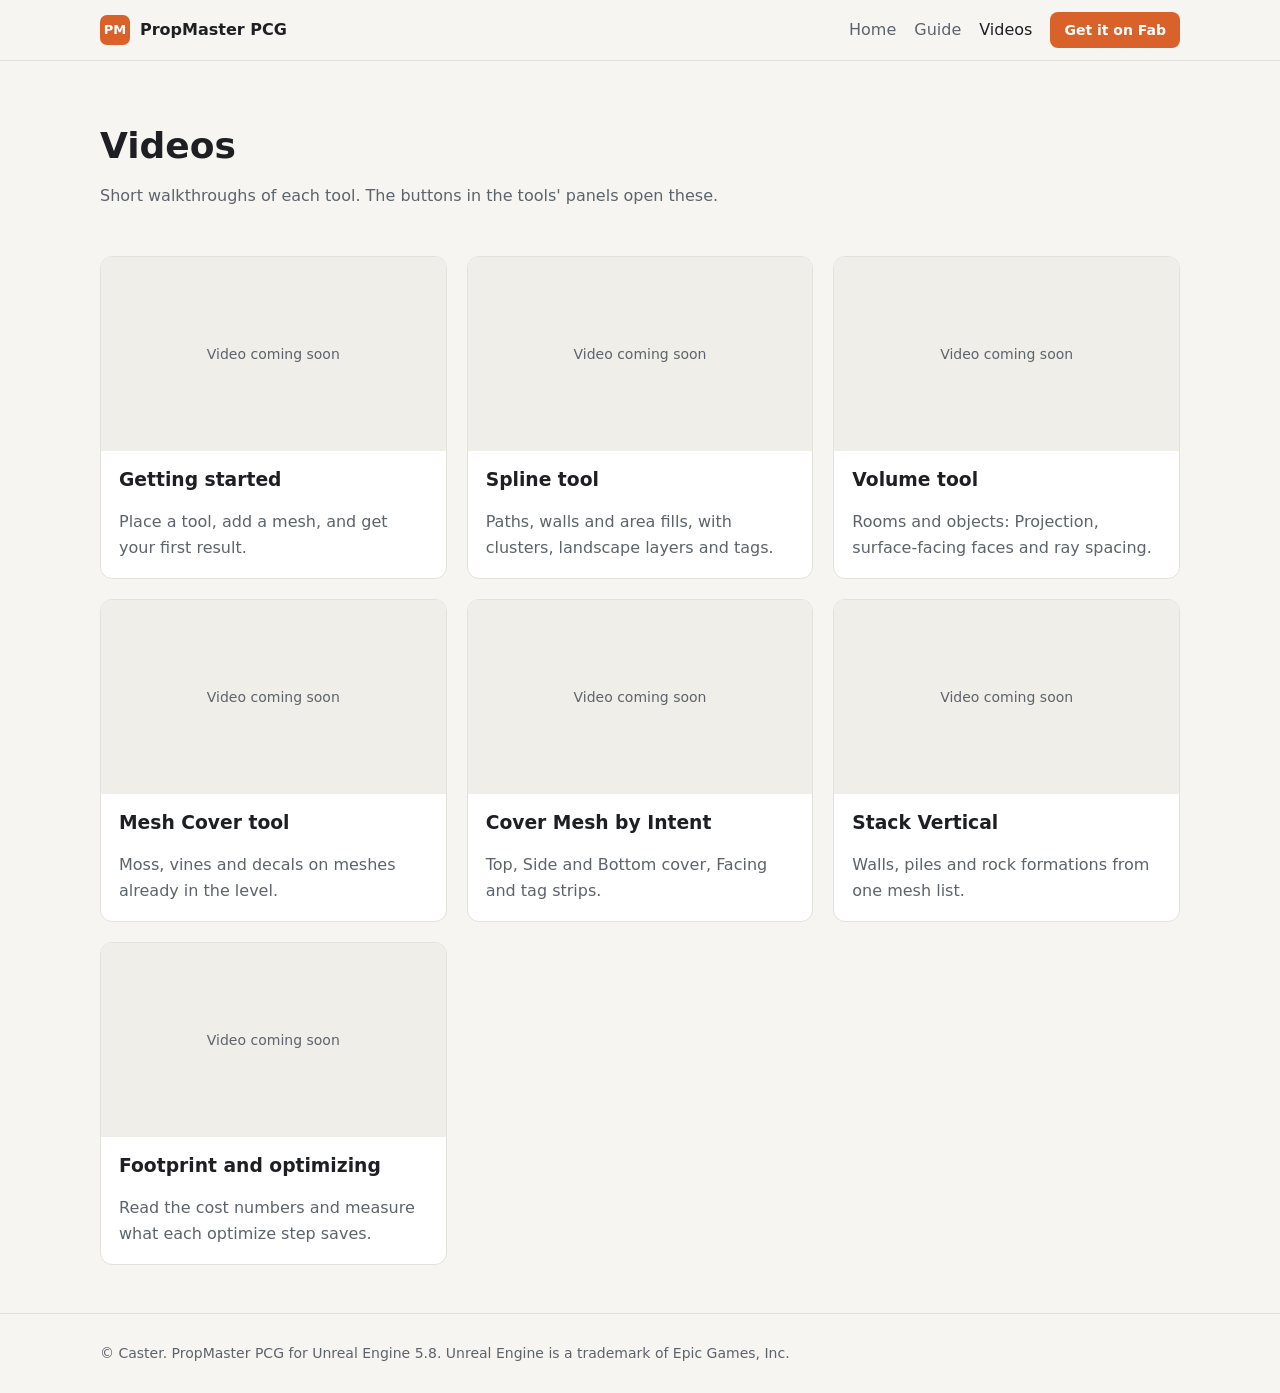
<file: site/videos.html>
<!doctype html>
<html lang="en">
<head>
<meta charset="utf-8">
<meta name="viewport" content="width=device-width, initial-scale=1">
<title>Videos | PropMaster PCG</title>
<meta name="description" content="PropMaster PCG video tutorials.">
<link rel="stylesheet" href="style.css">
</head>
<body>
<header class="top">
  <div class="wrap top-inner">
    <a class="brand" href="index.html"><span class="mark">PM</span>PropMaster PCG</a>
    <nav><a href="index.html">Home</a><a href="guide.html">Guide</a><a href="videos.html" class="active">Videos</a><a class="btn small" href="#">Get it on Fab</a></nav>
  </div>
</header>
<main class="wrap">
  <section class="page-head"><h1>Videos</h1><p>Short walkthroughs of each tool. The buttons in the tools' panels open these.</p></section>
  <section class="grid"><div class="card video" id="getting-started"><div class="embed soon">Video coming soon</div><h3>Getting started</h3><p>Place a tool, add a mesh, and get your first result.</p></div><div class="card video" id="spline-tool"><div class="embed soon">Video coming soon</div><h3>Spline tool</h3><p>Paths, walls and area fills, with clusters, landscape layers and tags.</p></div><div class="card video" id="volume-tool"><div class="embed soon">Video coming soon</div><h3>Volume tool</h3><p>Rooms and objects: Projection, surface-facing faces and ray spacing.</p></div><div class="card video" id="mesh-cover-tool"><div class="embed soon">Video coming soon</div><h3>Mesh Cover tool</h3><p>Moss, vines and decals on meshes already in the level.</p></div><div class="card video" id="cover-mesh-by-intent"><div class="embed soon">Video coming soon</div><h3>Cover Mesh by Intent</h3><p>Top, Side and Bottom cover, Facing and tag strips.</p></div><div class="card video" id="stack-vertical"><div class="embed soon">Video coming soon</div><h3>Stack Vertical</h3><p>Walls, piles and rock formations from one mesh list.</p></div><div class="card video" id="footprint-and-optimizing"><div class="embed soon">Video coming soon</div><h3>Footprint and optimizing</h3><p>Read the cost numbers and measure what each optimize step saves.</p></div></section>
</main>
<footer class="foot"><div class="wrap">&copy; Caster. PropMaster PCG for Unreal Engine 5.8. Unreal Engine is a trademark of Epic Games, Inc.</div></footer>
</body>
</html>
</file>
<file: docs/style.css>
:root {
  --bg: #f6f5f2; --surface: #ffffff; --text: #1d1f22; --muted: #5d636b; --line: #e3e1dc;
  --accent: #d9622b; --accent-text: #ffffff; --code: #f0eee9;
  --font: "Inter", system-ui, -apple-system, "Segoe UI", Roboto, sans-serif;
}
@media (prefers-color-scheme: dark) {
  :root { --bg: #141518; --surface: #1c1e22; --text: #eceae6; --muted: #a2a6ad; --line: #2c2f35; --accent: #f07a42; --code: #25282d; }
}
* { box-sizing: border-box; }
html { scroll-behavior: smooth; }
body { margin: 0; background: var(--bg); color: var(--text); font: 16px/1.6 var(--font); }
a { color: var(--accent); text-decoration: none; }
a:hover { text-decoration: underline; }
.wrap { max-width: 1120px; margin: 0 auto; padding: 0 20px; }

.top { position: sticky; top: 0; z-index: 10; background: color-mix(in srgb, var(--bg) 88%, transparent); backdrop-filter: blur(8px); border-bottom: 1px solid var(--line); }
.top-inner { display: flex; align-items: center; justify-content: space-between; height: 60px; gap: 16px; }
.brand { display: flex; align-items: center; gap: 10px; font-weight: 700; color: var(--text); }
.brand:hover { text-decoration: none; }
.mark { display: inline-grid; place-items: center; width: 30px; height: 30px; border-radius: 7px; background: var(--accent); color: var(--accent-text); font-size: 13px; }
nav { display: flex; align-items: center; gap: 18px; }
nav a { color: var(--muted); font-weight: 500; }
nav a.active, nav a:hover { color: var(--text); text-decoration: none; }

.btn { display: inline-block; padding: 12px 22px; border-radius: 8px; background: var(--accent); color: var(--accent-text) !important; font-weight: 600; }
.btn:hover { text-decoration: none; filter: brightness(1.06); }
.btn.small { padding: 7px 14px; font-size: 14px; }
.btn.ghost { background: transparent; color: var(--text) !important; border: 1px solid var(--line); }

.hero { padding: 88px 0 64px; border-bottom: 1px solid var(--line); }
.eyebrow { color: var(--accent); font-weight: 600; text-transform: uppercase; letter-spacing: .08em; font-size: 13px; margin: 0 0 12px; }
.hero h1 { font-size: clamp(32px, 5vw, 54px); line-height: 1.1; margin: 0 0 18px; max-width: 760px; letter-spacing: -.02em; }
.lead { font-size: 19px; color: var(--muted); max-width: 680px; margin: 0 0 28px; }
.cta { display: flex; gap: 12px; flex-wrap: wrap; }

.grid { display: grid; gap: 20px; margin: 48px 0; }
.grid.three { grid-template-columns: repeat(3, 1fr); }
.grid.two { grid-template-columns: repeat(2, 1fr); margin: 24px 0 64px; }
.card { background: var(--surface); border: 1px solid var(--line); border-radius: 12px; padding: 24px; }
.card h2 { margin: 0 0 8px; font-size: 22px; }
.card p { color: var(--muted); margin: 0 0 14px; }
.features h2 { font-size: 26px; margin: 0; }
.features h3 { margin: 0 0 4px; font-size: 17px; }
.features p { margin: 0; color: var(--muted); }

.page-head { padding: 56px 0 0; }
.page-head h1 { margin: 0 0 8px; font-size: 36px; }
.page-head p { color: var(--muted); margin: 0; }
.grid:has(.video) { grid-template-columns: repeat(auto-fill, minmax(320px, 1fr)); }
.video { padding: 0; overflow: hidden; }
.video h3, .video p { margin: 14px 18px 0; }
.video p { margin-bottom: 18px; }
.embed { aspect-ratio: 16 / 9; background: var(--code); }
.embed iframe { width: 100%; height: 100%; border: 0; display: block; }
.embed.soon { display: grid; place-items: center; color: var(--muted); font-size: 14px; }

.guide { display: grid; grid-template-columns: 230px 1fr; gap: 48px; padding-top: 40px; padding-bottom: 64px; }
.toc-inner { position: sticky; top: 84px; max-height: calc(100vh - 100px); overflow: auto; font-size: 14px; }
.toc-title { font-weight: 700; margin-bottom: 8px; }
.toc a { display: block; color: var(--muted); padding: 3px 0; }
.toc a.l3 { padding-left: 14px; font-size: 13px; }
.toc a:hover { color: var(--text); text-decoration: none; }
.doc { min-width: 0; }
.doc h1 { font-size: 38px; margin: 0 0 8px; }
.doc h2 { font-size: 28px; margin: 56px 0 12px; padding-top: 16px; border-top: 1px solid var(--line); scroll-margin-top: 76px; }
.doc h3 { font-size: 19px; margin: 32px 0 10px; scroll-margin-top: 76px; }
.doc p, .doc li { color: var(--text); }
figure { margin: 16px 0 24px; }
figure img { display: block; max-width: 100%; height: auto; border: 1px solid var(--line); border-radius: 10px; }
figcaption { color: var(--muted); font-size: 14px; margin-top: 8px; }
.table { overflow-x: auto; margin: 12px 0 20px; border: 1px solid var(--line); border-radius: 10px; }
table { border-collapse: collapse; width: 100%; font-size: 15px; background: var(--surface); }
th, td { text-align: left; vertical-align: top; padding: 10px 14px; border-bottom: 1px solid var(--line); }
th { font-size: 13px; text-transform: uppercase; letter-spacing: .04em; color: var(--muted); background: var(--code); }
tr:last-child td { border-bottom: 0; }
td:first-child { font-weight: 600; white-space: nowrap; }
code { background: var(--code); padding: 2px 6px; border-radius: 5px; font-size: .92em; }

.foot { border-top: 1px solid var(--line); padding: 28px 0; color: var(--muted); font-size: 14px; }

@media (max-width: 860px) {
  .grid.three, .grid.two { grid-template-columns: 1fr; }
  .guide { grid-template-columns: 1fr; }
  .toc { display: none; }
  td:first-child { white-space: normal; }
  nav { gap: 12px; }
}
@media (max-width: 600px) {
  .top-inner { height: auto; flex-wrap: wrap; padding-top: 10px; padding-bottom: 10px; row-gap: 8px; }
  nav { width: 100%; justify-content: space-between; gap: 8px; }
  .btn.small { padding: 6px 12px; font-size: 13px; white-space: nowrap; }
  .hero { padding: 48px 0 40px; }
  .doc h2, .doc h3 { scroll-margin-top: 110px; }
}
</file>
<file: site/style.css>
:root {
  --bg: #f6f5f2; --surface: #ffffff; --text: #1d1f22; --muted: #5d636b; --line: #e3e1dc;
  --accent: #d9622b; --accent-text: #ffffff; --code: #f0eee9;
  --font: "Inter", system-ui, -apple-system, "Segoe UI", Roboto, sans-serif;
}
@media (prefers-color-scheme: dark) {
  :root { --bg: #141518; --surface: #1c1e22; --text: #eceae6; --muted: #a2a6ad; --line: #2c2f35; --accent: #f07a42; --code: #25282d; }
}
* { box-sizing: border-box; }
html { scroll-behavior: smooth; }
body { margin: 0; background: var(--bg); color: var(--text); font: 16px/1.6 var(--font); }
a { color: var(--accent); text-decoration: none; }
a:hover { text-decoration: underline; }
.wrap { max-width: 1120px; margin: 0 auto; padding: 0 20px; }

.top { position: sticky; top: 0; z-index: 10; background: color-mix(in srgb, var(--bg) 88%, transparent); backdrop-filter: blur(8px); border-bottom: 1px solid var(--line); }
.top-inner { display: flex; align-items: center; justify-content: space-between; height: 60px; gap: 16px; }
.brand { display: flex; align-items: center; gap: 10px; font-weight: 700; color: var(--text); }
.brand:hover { text-decoration: none; }
.mark { display: inline-grid; place-items: center; width: 30px; height: 30px; border-radius: 7px; background: var(--accent); color: var(--accent-text); font-size: 13px; }
nav { display: flex; align-items: center; gap: 18px; }
nav a { color: var(--muted); font-weight: 500; }
nav a.active, nav a:hover { color: var(--text); text-decoration: none; }

.btn { display: inline-block; padding: 12px 22px; border-radius: 8px; background: var(--accent); color: var(--accent-text) !important; font-weight: 600; }
.btn:hover { text-decoration: none; filter: brightness(1.06); }
.btn.small { padding: 7px 14px; font-size: 14px; }
.btn.ghost { background: transparent; color: var(--text) !important; border: 1px solid var(--line); }

.hero { padding: 88px 0 64px; border-bottom: 1px solid var(--line); }
.eyebrow { color: var(--accent); font-weight: 600; text-transform: uppercase; letter-spacing: .08em; font-size: 13px; margin: 0 0 12px; }
.hero h1 { font-size: clamp(32px, 5vw, 54px); line-height: 1.1; margin: 0 0 18px; max-width: 760px; letter-spacing: -.02em; }
.lead { font-size: 19px; color: var(--muted); max-width: 680px; margin: 0 0 28px; }
.cta { display: flex; gap: 12px; flex-wrap: wrap; }

.grid { display: grid; gap: 20px; margin: 48px 0; }
.grid.three { grid-template-columns: repeat(3, 1fr); }
.grid.two { grid-template-columns: repeat(2, 1fr); margin: 24px 0 64px; }
.card { background: var(--surface); border: 1px solid var(--line); border-radius: 12px; padding: 24px; }
.card h2 { margin: 0 0 8px; font-size: 22px; }
.card p { color: var(--muted); margin: 0 0 14px; }
.features h2 { font-size: 26px; margin: 0; }
.features h3 { margin: 0 0 4px; font-size: 17px; }
.features p { margin: 0; color: var(--muted); }

.page-head { padding: 56px 0 0; }
.page-head h1 { margin: 0 0 8px; font-size: 36px; }
.page-head p { color: var(--muted); margin: 0; }
.grid:has(.video) { grid-template-columns: repeat(auto-fill, minmax(320px, 1fr)); }
.video { padding: 0; overflow: hidden; }
.video h3, .video p { margin: 14px 18px 0; }
.video p { margin-bottom: 18px; }
.embed { aspect-ratio: 16 / 9; background: var(--code); }
.embed iframe { width: 100%; height: 100%; border: 0; display: block; }
.embed.soon { display: grid; place-items: center; color: var(--muted); font-size: 14px; }

.guide { display: grid; grid-template-columns: 230px 1fr; gap: 48px; padding-top: 40px; padding-bottom: 64px; }
.toc-inner { position: sticky; top: 84px; max-height: calc(100vh - 100px); overflow: auto; font-size: 14px; }
.toc-title { font-weight: 700; margin-bottom: 8px; }
.toc a { display: block; color: var(--muted); padding: 3px 0; }
.toc a.l3 { padding-left: 14px; font-size: 13px; }
.toc a:hover { color: var(--text); text-decoration: none; }
.doc { min-width: 0; }
.doc h1 { font-size: 38px; margin: 0 0 8px; }
.doc h2 { font-size: 28px; margin: 56px 0 12px; padding-top: 16px; border-top: 1px solid var(--line); scroll-margin-top: 76px; }
.doc h3 { font-size: 19px; margin: 32px 0 10px; scroll-margin-top: 76px; }
.doc p, .doc li { color: var(--text); }
.table { overflow-x: auto; margin: 12px 0 20px; border: 1px solid var(--line); border-radius: 10px; }
table { border-collapse: collapse; width: 100%; font-size: 15px; background: var(--surface); }
th, td { text-align: left; vertical-align: top; padding: 10px 14px; border-bottom: 1px solid var(--line); }
th { font-size: 13px; text-transform: uppercase; letter-spacing: .04em; color: var(--muted); background: var(--code); }
tr:last-child td { border-bottom: 0; }
td:first-child { font-weight: 600; white-space: nowrap; }
code { background: var(--code); padding: 2px 6px; border-radius: 5px; font-size: .92em; }

.foot { border-top: 1px solid var(--line); padding: 28px 0; color: var(--muted); font-size: 14px; }

@media (max-width: 860px) {
  .grid.three, .grid.two { grid-template-columns: 1fr; }
  .guide { grid-template-columns: 1fr; }
  .toc { display: none; }
  td:first-child { white-space: normal; }
  nav { gap: 12px; }
}
</file>
